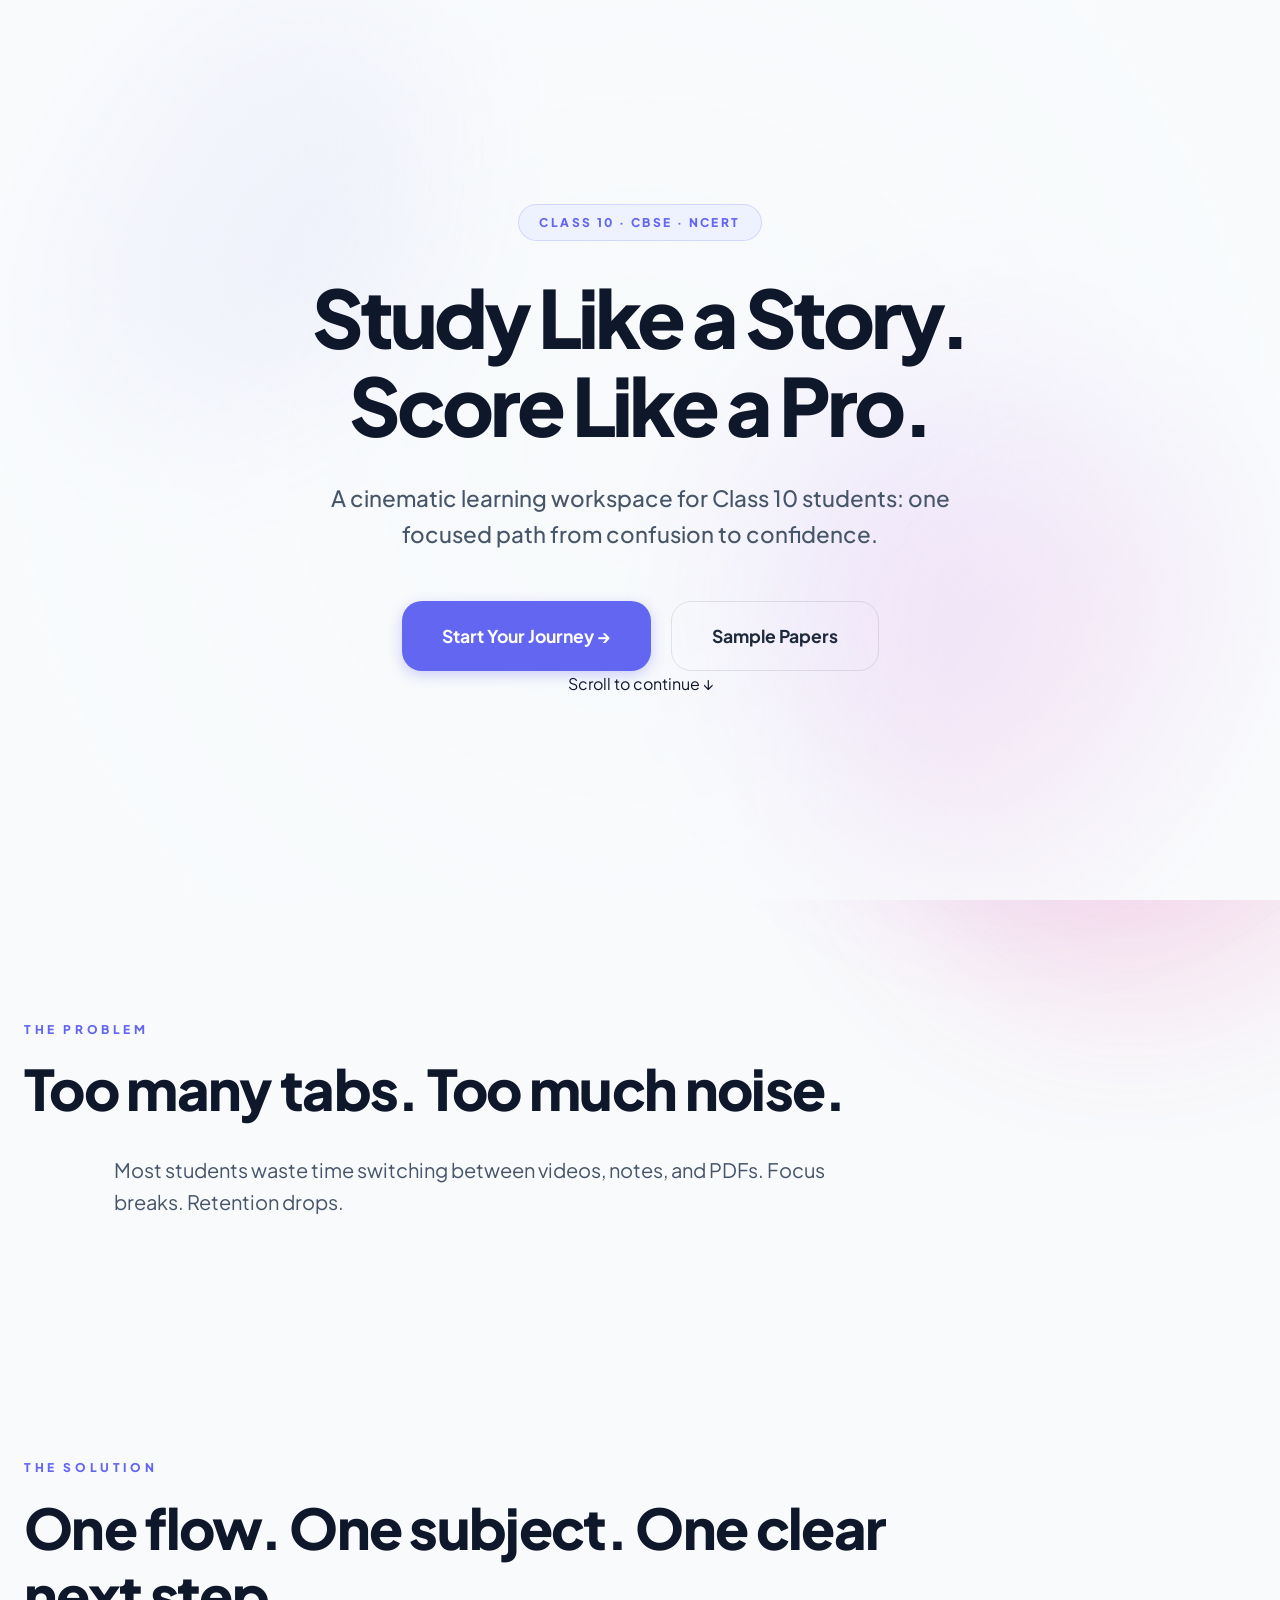
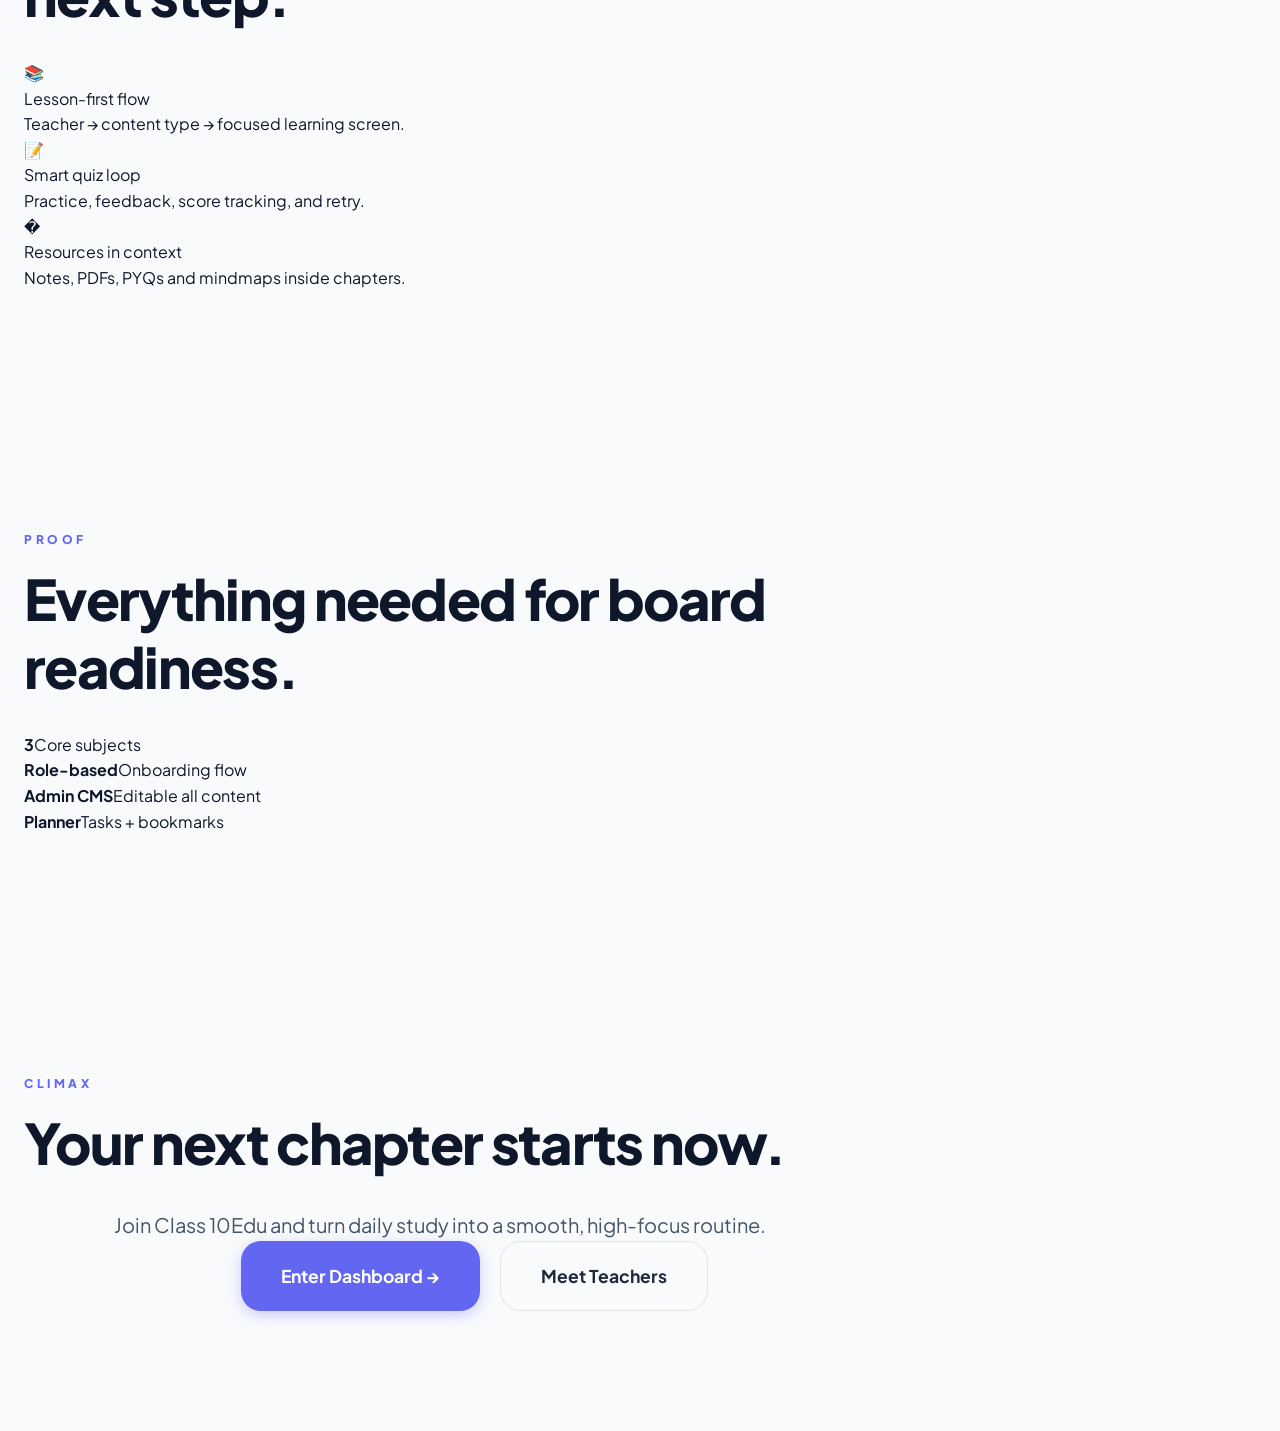
<file: app/src/main/assets/public/index.html>
<!DOCTYPE html>
<html lang="en-GB" data-mode="light">
<head>
<meta charset="UTF-8">
<meta name="viewport" content="width=device-width,initial-scale=1,viewport-fit=cover">
<meta name="description" content="Class 10Edu — Premium Class 10 CBSE/NCERT learning app. Videos, notes, quizzes, sample papers, bookmarks and study planner.">
<title>Class 10Edu — Class 10 Learning</title>
<link rel="stylesheet" href="css/style.css">
</head>
<body>
<main class="cinema-page">
  <section class="hero-page cinema-hero">
    <div class="blob blob-1 parallax-layer" data-depth="0.12"></div>
    <div class="blob blob-2 parallax-layer" data-depth="0.18"></div>
    <div class="blob blob-3 parallax-layer" data-depth="0.24"></div>
    <div class="hero-vignette"></div>

    <div class="cinema-shell">
      <div class="hero-badge au">Class 10 · CBSE · NCERT</div>
      <h1 class="hero-title au-1">
        Study Like a Story.<br>
        <span class="grad">Score Like a Pro.</span>
      </h1>
      <p class="hero-sub au-2">
        A cinematic learning workspace for Class 10 students: one focused path from confusion to confidence.
      </p>
      <div class="hero-btns au-3">
        <a href="dashboard.html" class="btn btn-b btn-lg" id="heroStart">Start Your Journey →</a>
        <a href="sample-papers.html" class="btn btn-gh btn-lg">Sample Papers</a>
              </div>
      <div class="hero-scroll-cue">Scroll to continue ↓</div>
    </div>
  </section>

  <section class="cinema-section reveal">
    <div class="cinema-shell">
      <p class="scene-kicker">The Problem</p>
      <h2 class="scene-title">Too many tabs. Too much noise.</h2>
      <p class="scene-copy">Most students waste time switching between videos, notes, and PDFs. Focus breaks. Retention drops.</p>
    </div>
  </section>

  <section class="cinema-section reveal">
    <div class="cinema-shell">
      <p class="scene-kicker">The Solution</p>
      <h2 class="scene-title">One flow. One subject. One clear next step.</h2>
      <div class="cinema-grid">
        <div class="feat-card zoom-card"><div class="feat-ico">📚</div><div class="feat-title">Lesson-first flow</div><div class="feat-desc">Teacher → content type → focused learning screen.</div></div>
        <div class="feat-card zoom-card"><div class="feat-ico">📝</div><div class="feat-title">Smart quiz loop</div><div class="feat-desc">Practice, feedback, score tracking, and retry.</div></div>
        <div class="feat-card zoom-card"><div class="feat-ico">�</div><div class="feat-title">Resources in context</div><div class="feat-desc">Notes, PDFs, PYQs and mindmaps inside chapters.</div></div>
      </div>
    </div>
  </section>

  <section class="cinema-section reveal">
    <div class="cinema-shell">
      <p class="scene-kicker">Proof</p>
      <h2 class="scene-title">Everything needed for board readiness.</h2>
      <div class="cinema-proof">
        <div class="proof-item"><strong>3</strong><span>Core subjects</span></div>
        <div class="proof-item"><strong>Role-based</strong><span>Onboarding flow</span></div>
        <div class="proof-item"><strong>Admin CMS</strong><span>Editable all content</span></div>
        <div class="proof-item"><strong>Planner</strong><span>Tasks + bookmarks</span></div>
      </div>
    </div>
  </section>

  <section class="cinema-section cinema-climax reveal">
    <div class="cinema-shell">
      <p class="scene-kicker">Climax</p>
      <h2 class="scene-title">Your next chapter starts now.</h2>
      <p class="scene-copy">Join Class 10Edu and turn daily study into a smooth, high-focus routine.</p>
      <div class="hero-btns">
        <a href="dashboard.html" class="btn btn-b btn-lg" id="heroStartBottom">Enter Dashboard →</a>
        <a href="teachers.html" class="btn btn-gh btn-lg">Meet Teachers</a>
      </div>
    </div>
  </section>
</main>

<script src="js/app.js"></script>
<script src="js/security.js"></script>
<script src="js/theme_todo.js"></script>
<script>
App.applyMode();

// Show onboarding if first visit, else go straight to dashboard on CTA click
function withOnboarding(e){
  if (!App.hasProfile()) {
    e.preventDefault();
    App.showOnboarding(() => { location.href = 'dashboard.html'; });
  }
}
document.getElementById('heroStart').addEventListener('click', withOnboarding);
document.getElementById('heroStartBottom').addEventListener('click', withOnboarding);

// Dark/light toggle on hero — optional shortcut
document.addEventListener('keydown', e => {
  if (e.key === 'd' && e.altKey) App.toggleMode();
});

// Progressive reveal pacing
const io = new IntersectionObserver((entries)=>{
  entries.forEach(entry=>{
    if(entry.isIntersecting) entry.target.classList.add('in');
  });
},{threshold:.18});
document.querySelectorAll('.reveal').forEach(el=>io.observe(el));

// Lightweight parallax (no heavy libs)
const parallax = document.querySelectorAll('.parallax-layer');
let ticking = false;
window.addEventListener('scroll', ()=>{
  if(ticking) return;
  ticking = true;
  requestAnimationFrame(()=>{
    const y = window.scrollY || 0;
    parallax.forEach(el=>{
      const depth = parseFloat(el.dataset.depth || '0.12');
      el.style.transform = `translate3d(0, ${Math.round(y*depth)}px, 0) scale(1.02)`;
    });
    ticking = false;
  });
},{passive:true});

</script>
</body>
</html>
</file>
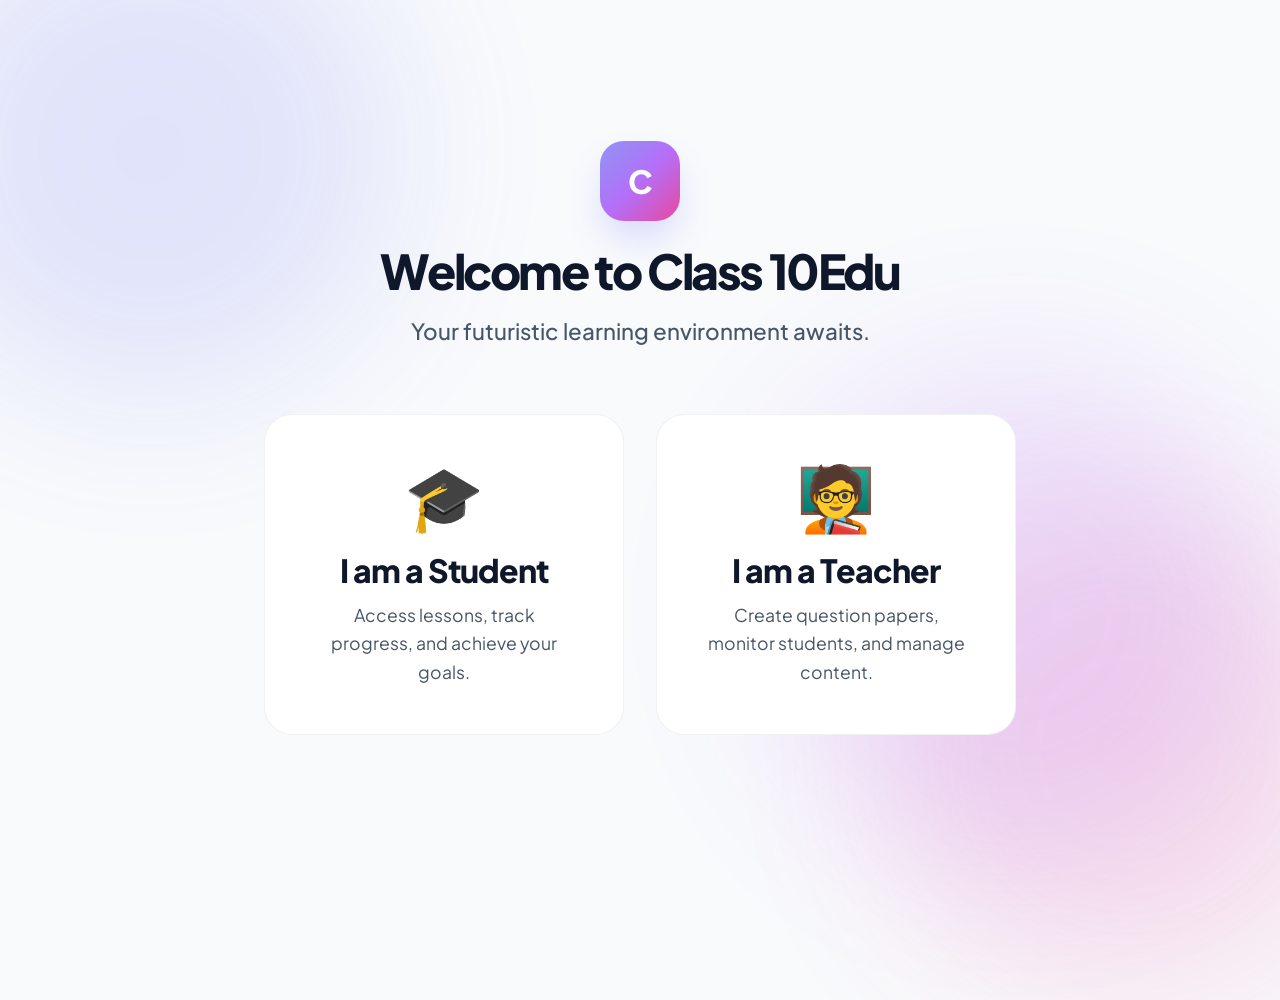
<file: app/src/main/assets/public/admin.html>
<!DOCTYPE html>
<html lang="en">
<head>
<meta charset="UTF-8"><meta name="viewport" content="width=device-width,initial-scale=1">
<title>Teacher Admin — Class 10Edu</title>
<link rel="stylesheet" href="css/style.css">
<style>
/* Admin Layout */
.admin-grid { display: grid; grid-template-columns: 260px 1fr; gap: 28px; align-items: flex-start; }
@media (max-width: 1024px) { .admin-grid { grid-template-columns: 1fr; } }

/* Admin Navigation */
.admin-nav {
  background: var(--surface);
  border: 1px solid var(--border);
  border-radius: var(--r-xl);
  padding: 16px;
  position: sticky;
  top: calc(var(--nav-h) + 24px);
  max-height: calc(100vh - var(--nav-h) - 48px);
  overflow-y: auto;
}

.al-link {
  display: flex;
  align-items: center;
  gap: 12px;
  padding: 12px 16px;
  border-radius: var(--r);
  cursor: pointer;
  transition: all 0.2s var(--spring);
  margin-bottom: 4px;
  font-weight: 500;
  color: var(--ink-3);
}

.al-link:hover {
  background: var(--bg-2);
  color: var(--ink);
}

.al-link.on {
  background: var(--accent-bg);
  color: var(--accent);
  font-weight: 600;
}

.al-icon { font-size: 1.2rem; }
.al-label { font-size: 0.9rem; }

/* Stats Grid */
.stats-grid {
  display: grid;
  grid-template-columns: repeat(auto-fit, minmax(140px, 1fr));
  gap: 16px;
  margin-bottom: 32px;
}

.stat-card {
  background: var(--surface);
  border: 1px solid var(--border);
  border-radius: var(--r-lg);
  padding: 20px;
  display: flex;
  align-items: center;
  gap: 16px;
  transition: all 0.2s var(--spring);
}

.stat-card:hover {
  transform: translateY(-2px);
  box-shadow: var(--shadow);
  border-color: var(--accent);
}

.stat-icon {
  width: 48px;
  height: 48px;
  border-radius: var(--r);
  background: var(--accent-bg);
  display: flex;
  align-items: center;
  justify-content: center;
  font-size: 1.5rem;
}

.stat-value {
  font-size: 1.5rem;
  font-weight: 800;
  color: var(--ink);
  line-height: 1;
}
.stat-label {
  font-size: 0.8rem;
  color: var(--ink-4);
  margin-top: 4px;
}

/* Quick Actions */
.quick-actions { margin-bottom: 32px; }
.quick-grid {
  display: grid;
  grid-template-columns: repeat(auto-fit, minmax(160px, 1fr));
  gap: 12px;
}

.quick-card {
  background: var(--surface);
  border: 1px solid var(--border);
  border-radius: var(--r-lg);
  padding: 20px;
  text-align: center;
  cursor: pointer;
  transition: all 0.2s var(--spring);
  border: none;
  font-family: inherit;
}

.quick-card:hover {
  transform: translateY(-4px);
  box-shadow: var(--shadow-lg);
  background: var(--accent-bg);
}

/* Content Type Grid */
.content-type-grid {
  display: grid;
  grid-template-columns: repeat(auto-fit, minmax(200px, 1fr));
  gap: 16px;
  margin-bottom: 32px;
}

.content-type-card {
  background: var(--surface);
  border: 2px solid var(--border);
  border-radius: var(--r-lg);
  padding: 24px;
  text-align: center;
  cursor: pointer;
  transition: all 0.2s var(--spring);
}

.content-type-card:hover {
  transform: translateY(-4px);
  border-color: var(--accent);
  box-shadow: var(--shadow-accent);
}

/* Forms */
.form-card {
  background: var(--surface);
  border: 1px solid var(--border);
  border-radius: var(--r-lg);
  padding: 28px;
  animation: fadeInUp 0.3s var(--spring);
}

.form-grid {
  display: grid;
  grid-template-columns: repeat(2, 1fr);
  gap: 20px;
  margin-bottom: 24px;
}

.form-group { display: flex; flex-direction: column; }
.form-group.full-width { grid-column: 1 / -1; }

.form-actions {
  display: flex;
  gap: 12px;
  flex-wrap: wrap;
}

/* Content Tables */
.content-table-wrapper {
  background: var(--surface);
  border: 1px solid var(--border);
  border-radius: var(--r-lg);
  overflow: hidden;
}

.content-table {
  width: 100%;
  border-collapse: collapse;
}

.content-table th {
  text-align: left;
  padding: 14px 16px;
  background: var(--bg-2);
  font-size: 0.7rem;
  font-weight: 700;
  text-transform: uppercase;
  letter-spacing: 0.05em;
  color: var(--ink-4);
}

.content-table td {
  padding: 14px 16px;
  border-bottom: 1px solid var(--border);
  font-size: 0.9rem;
}

.item-info {
  display: flex;
  align-items: center;
  gap: 10px;
}

.action-btns {
  display: flex;
  gap: 8px;
}

.btn-icon {
  width: 32px;
  height: 32px;
  border-radius: var(--r);
  border: none;
  background: var(--bg-2);
  cursor: pointer;
  font-size: 0.9rem;
  transition: all 0.2s;
}

.btn-icon:hover {
  background: var(--accent-bg);
  transform: scale(1.1);
}

/* Empty State */
.empty-state {
  padding: 48px;
  text-align: center;
  color: var(--ink-4);
}

/* Notes Grid */
.notes-grid {
  display: grid;
  grid-template-columns: repeat(auto-fill, minmax(300px, 1fr));
  gap: 16px;
}

.note-card {
  background: var(--surface);
  border: 1px solid var(--border);
  border-radius: var(--r-lg);
  padding: 20px;
  transition: all 0.2s;
}

.note-card:hover {
  box-shadow: var(--shadow);
  transform: translateY(-2px);
}

/* Quiz Stats */
.quiz-stats {
  display: flex;
  gap: 12px;
  margin-bottom: 24px;
  flex-wrap: wrap;
}

.stat-pill {
  padding: 6px 14px;
  border-radius: 20px;
  font-size: 0.8rem;
  font-weight: 600;
  background: var(--bg-2);
}

.stat-pill.easy { background: #DCFCE7; color: #166534; }
.stat-pill.medium { background: #FEF3C7; color: #92400E; }
.stat-pill.hard { background: #FEE2E2; color: #991B1B; }

.quiz-item {
  background: var(--surface);
  border: 1px solid var(--border);
  border-radius: var(--r-lg);
  padding: 20px;
  display: flex;
  justify-content: space-between;
  align-items: flex-start;
  gap: 16px;
}

.difficulty-badge {
  display: inline-block;
  padding: 4px 10px;
  border-radius: 12px;
  font-size: 0.7rem;
  font-weight: 700;
  text-transform: uppercase;
  margin-bottom: 8px;
}

.difficulty-badge.easy { background: #DCFCE7; color: #166534; }
.difficulty-badge.medium { background: #FEF3C7; color: #92400E; }
.difficulty-badge.hard { background: #FEE2E2; color: #991B1B; }

/* PYQ Timeline */
.pyq-timeline {
  display: flex;
  flex-direction: column;
  gap: 16px;
}

.pyq-item {
  display: flex;
  gap: 20px;
  background: var(--surface);
  border: 1px solid var(--border);
  border-radius: var(--r-lg);
  padding: 20px;
}

.pyq-year {
  font-size: 1.25rem;
  font-weight: 800;
  color: var(--accent);
  min-width: 60px;
}

/* Papers List */
.papers-list {
  display: flex;
  flex-direction: column;
  gap: 12px;
}

.paper-card {
  background: var(--surface);
  border: 1px solid var(--border);
  border-radius: var(--r-lg);
  padding: 20px;
  display: flex;
  align-items: center;
  gap: 16px;
}

.paper-icon { font-size: 2rem; }

.paper-info { flex: 1; }

.paper-meta {
  display: flex;
  gap: 12px;
  font-size: 0.8rem;
  color: var(--ink-4);
}

.paper-type {
  background: var(--accent-bg);
  color: var(--accent);
  padding: 2px 8px;
  border-radius: 12px;
  font-weight: 600;
}

/* Teachers Grid */
.teachers-grid-admin {
  display: grid;
  grid-template-columns: repeat(auto-fill, minmax(280px, 1fr));
  gap: 16px;
}

.teacher-card-admin {
  background: var(--surface);
  border: 1px solid var(--border);
  border-left: 4px solid;
  border-radius: var(--r-lg);
  padding: 20px;
  display: flex;
  align-items: center;
  gap: 16px;
}

.teacher-avatar-admin {
  width: 48px;
  height: 48px;
  border-radius: 50%;
  display: flex;
  align-items: center;
  justify-content: center;
  color: white;
  font-weight: 700;
  font-size: 1.1rem;
}

/* Settings */
.settings-grid {
  display: grid;
  gap: 20px;
}

.setting-card {
  background: var(--surface);
  border: 1px solid var(--border);
  border-radius: var(--r-lg);
  padding: 24px;
}

.setting-actions {
  display: flex;
  gap: 12px;
  flex-wrap: wrap;
}

/* Mobile Optimizations */
@media (max-width: 768px) {
  .admin-grid { 
    grid-template-columns: 1fr; 
    gap: 20px;
  }
  
  .admin-nav {
    position: fixed;
    top: 56px;
    left: -280px;
    width: 280px;
    height: calc(100vh - 56px);
    z-index: 900;
    transition: left 0.3s var(--spring);
    border-radius: 0;
    border-left: none;
    border-top: none;
    border-bottom: none;
  }
  
  .admin-nav.open {
    left: 0;
    box-shadow: 2px 0 8px rgba(0, 0, 0, 0.1);
  }
  
  .admin-content {
    margin-left: 0;
  }
  
  /* Admin Header */
  .admin-header {
    flex-direction: column;
    align-items: flex-start;
    gap: 12px;
    margin-bottom: 20px;
  }
  
  .admin-header h1 {
    font-size: 1.25rem;
  }
  
  .admin-header .subtitle {
    font-size: 0.85rem;
  }
  
  /* Mobile Menu Toggle */
  .admin-menu-toggle {
    display: flex;
    width: 40px;
    height: 40px;
    align-items: center;
    justify-content: center;
    background: var(--surface);
    border: 1px solid var(--border);
    border-radius: var(--r);
    cursor: pointer;
    margin-bottom: 16px;
  }
  
  .admin-menu-toggle:active {
    transform: scale(0.95);
  }
  
  /* Stats Grid */
  .stats-grid { 
    grid-template-columns: repeat(2, 1fr); 
    gap: 12px;
    margin-bottom: 24px;
  }
  
  .stat-card { 
    padding: 16px; 
  }
  
  .stat-icon { 
    width: 36px; 
    height: 36px; 
    font-size: 1.1rem;
  }
  
  .stat-value { 
    font-size: 1.1rem; 
  }
  
  .stat-label {
    font-size: 0.75rem;
  }
  
  /* Quick Actions */
  .quick-grid { 
    grid-template-columns: repeat(2, 1fr); 
    gap: 10px;
    margin-bottom: 24px;
  }
  
  .quick-card { 
    padding: 16px; 
  }
  
  .quick-icon { 
    font-size: 1.3rem; 
  }
  
  .quick-label {
    font-size: 0.8rem;
  }
  
  /* Content Type Grid */
  .content-type-grid { 
    grid-template-columns: 1fr; 
    gap: 12px;
    margin-bottom: 24px;
  }
  
  .content-type-card { 
    padding: 20px; 
  }
  
  .type-icon { 
    font-size: 2rem; 
  }
  
  .content-type-card h3 { 
    font-size: 0.95rem; 
  }
  
  .content-type-card p { 
    font-size: 0.75rem; 
  }
  
  /* Forms */
  .form-card { 
    padding: 20px; 
    margin-bottom: 16px;
  }
  
  .form-card h3 {
    font-size: 1rem;
    margin-bottom: 20px;
  }
  
  .form-grid { 
    grid-template-columns: 1fr; 
    gap: 16px;
  }
  
  .form-group label {
    font-size: 0.75rem;
  }
  
  .form-group .fc {
    padding: 12px;
    font-size: 16px; /* Prevents zoom on iOS */
    min-height: 44px;
  }
  
  .form-help {
    font-size: 0.7rem;
  }
  
  .form-actions {
    flex-direction: column;
    gap: 8px;
  }
  
  .form-actions .btn {
    width: 100%;
    justify-content: center;
  }
  
  /* Content Tables */
  .content-table-wrapper {
    overflow-x: auto;
    -webkit-overflow-scrolling: touch;
  }
  
  .content-table {
    min-width: 600px;
    font-size: 0.8rem;
  }
  
  .content-table th,
  .content-table td {
    padding: 8px 6px;
  }
  
  .item-info {
    flex-direction: column;
    align-items: flex-start;
    gap: 4px;
    min-width: 120px;
  }
  
  .action-btns {
    flex-direction: column;
    gap: 4px;
  }
  
  .btn-icon {
    width: 32px;
    height: 32px;
    font-size: 0.85rem;
  }
  
  /* Notes Grid */
  .notes-grid {
    grid-template-columns: 1fr;
    gap: 12px;
  }
  
  .note-card {
    padding: 16px;
  }
  
  .note-header {
    font-size: 0.7rem;
  }
  
  .note-card h4 {
    font-size: 0.95rem;
  }
  
  .note-preview {
    font-size: 0.8rem;
  }
  
  /* Quiz Items */
  .quiz-item {
    flex-direction: column;
    gap: 12px;
    padding: 16px;
  }
  
  .quiz-stats {
    flex-wrap: wrap;
    gap: 6px;
    margin-bottom: 16px;
  }
  
  .stat-pill {
    padding: 4px 10px;
    font-size: 0.7rem;
  }
  
  .difficulty-badge {
    font-size: 0.65rem;
    padding: 3px 8px;
  }
  
  .quiz-question {
    font-size: 0.9rem;
  }
  
  .quiz-meta {
    font-size: 0.75rem;
  }
  
  /* PYQ Timeline */
  .pyq-timeline {
    gap: 12px;
  }
  
  .pyq-item {
    flex-direction: column;
    gap: 12px;
    padding: 16px;
  }
  
  .pyq-year {
    font-size: 1rem;
    min-width: auto;
  }
  
  .pyq-subject {
    font-size: 0.75rem;
  }
  
  .pyq-question {
    font-size: 0.85rem;
  }
  
  /* Papers List */
  .papers-list {
    gap: 10px;
  }
  
  .paper-card {
    flex-direction: column;
    text-align: center;
    gap: 12px;
    padding: 16px;
  }
  
  .paper-icon {
    font-size: 1.5rem;
  }
  
  .paper-info h4 {
    font-size: 0.95rem;
  }
  
  .paper-meta {
    flex-direction: column;
    gap: 4px;
    font-size: 0.75rem;
  }
  
  .paper-type {
    font-size: 0.7rem;
  }
  
  .paper-actions {
    flex-direction: row;
    gap: 8px;
  }
  
  /* Teachers Grid */
  .teachers-grid-admin {
    grid-template-columns: 1fr;
    gap: 12px;
  }
  
  .teacher-card-admin {
    padding: 16px;
  }
  
  .teacher-avatar-admin {
    width: 44px;
    height: 44px;
    font-size: 1rem;
  }
  
  .teacher-info-admin h4 {
    font-size: 0.95rem;
  }
  
  .teacher-info-admin p {
    font-size: 0.75rem;
  }
  
  /* Settings */
  .settings-grid {
    gap: 16px;
  }
  
  .setting-card {
    padding: 20px;
  }
  
  .setting-card h3 {
    font-size: 0.95rem;
  }
  
  .setting-actions {
    flex-direction: column;
    gap: 8px;
  }
  
  .setting-actions .btn {
    width: 100%;
    justify-content: center;
  }
  
  /* Filter Bar */
  .filter-bar {
    flex-direction: column;
    gap: 8px;
    margin-bottom: 16px;
  }
  
  .search-input,
  .filter-select {
    min-width: 100%;
  }
  
  /* Admin Navigation Links */
  .al-link {
    padding: 14px 12px;
    font-size: 0.85rem;
    min-height: 48px;
  }
  
  .al-icon {
    font-size: 1rem;
  }
  
  /* Empty State */
  .empty-state {
    padding: 32px 16px;
    font-size: 0.9rem;
  }
  
  /* Buttons */
  .btn {
    padding: 12px 16px;
    font-size: 0.9rem;
    min-height: 44px;
  }
  
  .btn-sm {
    padding: 10px 14px;
    font-size: 0.85rem;
    min-height: 36px;
  }
  
  /* Page Header */
  .page-head {
    padding-bottom: 12px !important;
  }
  
  .page-head .subtitle {
    font-size: 0.85rem;
  }
}

/* Small Mobile (320px - 480px) */
@media (max-width: 480px) {
  .admin-nav {
    width: 260px;
    left: -260px;
  }
  
  .stats-grid { 
    grid-template-columns: 1fr; 
    gap: 10px;
  }
  
  .quick-grid { 
    grid-template-columns: 1fr; 
  }
  
  .quick-card { 
    padding: 16px; 
  }
  
  .form-card { 
    padding: 16px; 
  }
  
  .content-type-card { 
    padding: 16px; 
  }
  
  .type-icon { 
    font-size: 1.8rem; 
  }
  
  .content-type-card h3 { 
    font-size: 0.9rem; 
  }
  
  .content-type-card p { 
    font-size: 0.7rem; 
  }
  
  .btn {
    padding: 14px 16px;
    font-size: 0.85rem;
  }
  
  .stat-card {
    padding: 14px;
  }
  
  .stat-icon {
    width: 32px;
    height: 32px;
    font-size: 1rem;
  }
  
  .stat-value {
    font-size: 1rem;
  }
  
  .quick-icon {
    font-size: 1.2rem;
  }
  
  .quick-label {
    font-size: 0.75rem;
  }
}

/* Mobile Menu Toggle Button - Hidden by default, shown on mobile */
.admin-menu-toggle {
  display: none;
}

@media (max-width: 768px) {
  .admin-menu-toggle {
    display: flex;
    width: 40px;
    height: 40px;
    align-items: center;
    justify-content: center;
    background: var(--surface);
    border: 1px solid var(--border);
    border-radius: var(--r);
    cursor: pointer;
    margin-bottom: 16px;
    font-size: 1.2rem;
  }
  
  .admin-menu-toggle:active {
    transform: scale(0.95);
  }
}

/* Touch Optimizations for Admin */
@media (hover: none) and (pointer: coarse) {
  .stat-card:active,
  .quick-card:active,
  .content-type-card:active,
  .al-link:active,
  .btn-icon:active {
    transform: scale(0.98);
    transition: transform 0.1s;
  }
}

/* Landscape Mobile Admin */
@media (max-width: 768px) and (orientation: landscape) {
  .stats-grid {
    grid-template-columns: repeat(4, 1fr);
  }
  
  .quick-grid {
    grid-template-columns: repeat(4, 1fr);
  }
  
  .content-type-grid {
    grid-template-columns: repeat(2, 1fr);
  }
  
  .admin-nav {
    height: calc(100vh - 48px);
  }
}
</style>
</head>
<body class="admin-page">
<div id="nb"></div>

<!-- LOGIN WALL -->
<div class="login-wall" id="loginWall">
  <div class="premium-card" style="width:100%; max-width:420px; padding:48px; text-align:center; position:relative; overflow:hidden">
    <div class="nav-gem" style="margin:0 auto 24px; width:72px; height:72px; font-size:32px; background:var(--grad-primary)">C</div>
    <h1 style="font-size:1.75rem; margin-bottom:8px">Teacher Admin Portal</h1>
    <p style="color:var(--ink-4); font-size:0.95rem; margin-bottom:32px">Manage lessons, videos, notes, and question papers</p>
    <div class="fg" style="text-align:left">
      <label>Access Key</label>
      <input type="password" class="fc" id="adminPass" placeholder="Enter access key" onkeydown="if(event.key==='Enter')Admin.tryLogin()">
    </div>
    <div id="loginErr" style="color:#EF4444; font-size:0.85rem; margin-bottom:16px; font-weight:600"></div>
    <button class="btn btn-primary" style="width:100%" onclick="Admin.tryLogin()">🔐 Access Dashboard</button>
    <div id="lockTimer" style="margin-top:16px; font-size:0.8rem; color:var(--ink-4)"></div>
  </div>
</div>

<!-- ADMIN BODY -->
<div class="page-layout" id="adminBody" style="display:none">
  <div id="sb"></div>
  <main class="main-area">

    <div class="page-head au" style="padding-bottom: 16px;">
      <div style="display:flex; align-items:center; justify-content:space-between; flex-wrap:wrap; gap:16px">
        <div>
          <h1 style="margin:0; font-size:1.5rem;">📚 Teacher Dashboard</h1>
          <p class="subtitle" style="margin-top:4px; font-size:0.9rem;">Manage all educational content easily</p>
        </div>
        <div style="display:flex; gap:10px">
          <button class="btn btn-secondary btn-sm" onclick="Admin.exportData()">📥 Export</button>
          <button class="btn btn-secondary btn-sm" onclick="Admin.logout()">🚪 Logout</button>
        </div>
      </div>
    </div>

    <div class="admin-grid au-2">
      <!-- Mobile Menu Toggle -->
      <button class="admin-menu-toggle" onclick="Admin.toggleMobileNav()">☰</button>
      
      <!-- Sidebar Nav -->
      <nav class="admin-nav" id="adminNav">
        <div id="adminNavLinks"></div>
      </nav>

      <!-- Main Panels -->
      <div class="admin-content" id="adminPanels">
        <!-- Panels will be dynamically generated here -->
      </div>
    </div>
  </main>
</div>

<script src="js/app.js"></script>
<script src="js/security.js"></script>
<script src="js/theme_todo.js"></script>
<script src="js/admin.js"></script>
<script>
document.addEventListener('DOMContentLoaded', () => {
  App.initPage('admin');
  Admin.init();
});
</script>
</body>
</html>
</file>
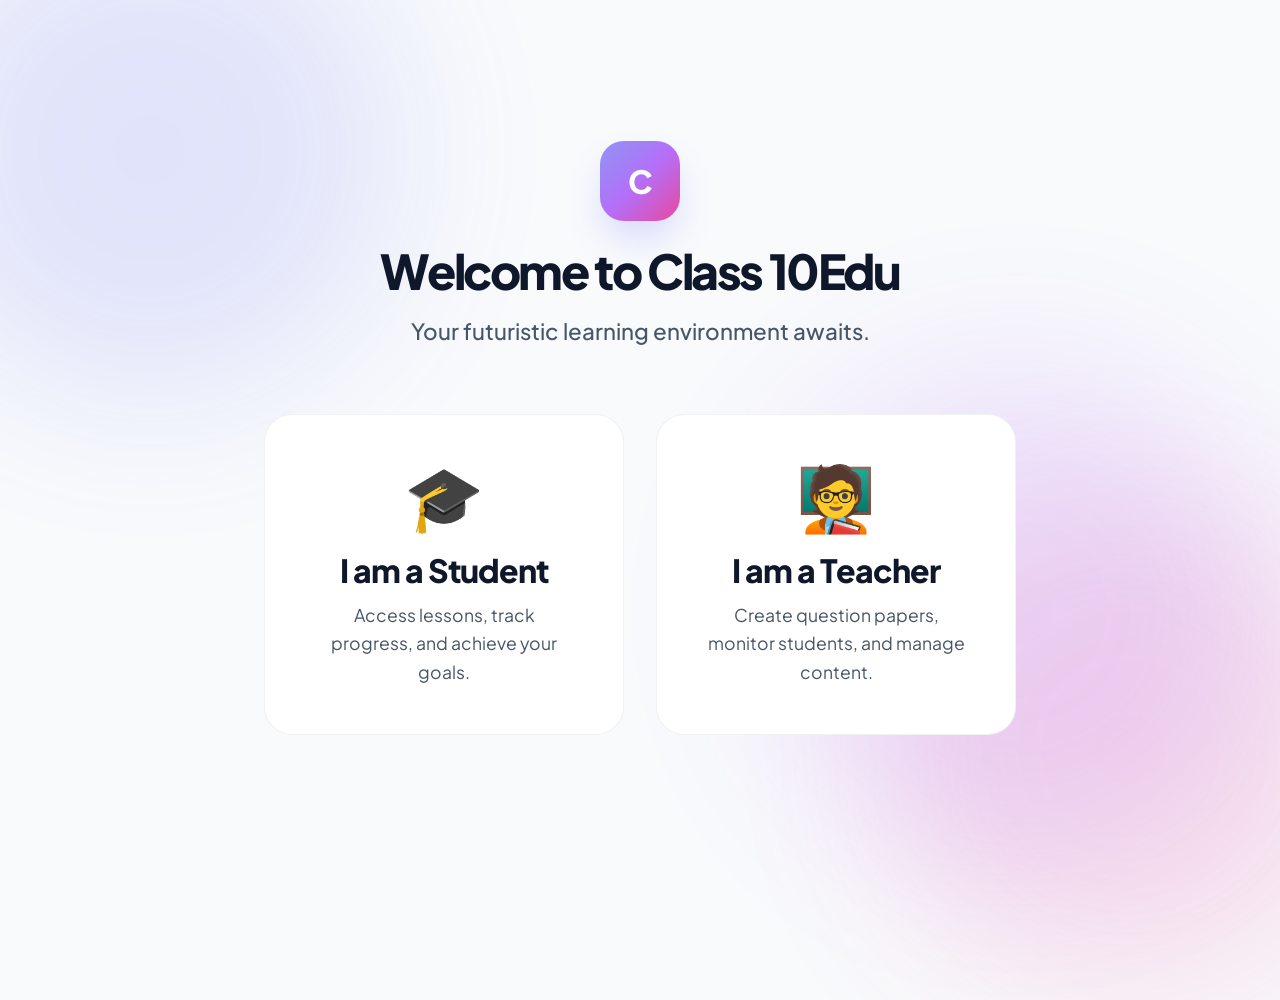
<file: app/src/main/assets/public/bookmarks.html>
<!DOCTYPE html>
<html lang="en">
<head>
<meta charset="UTF-8"><meta name="viewport" content="width=device-width,initial-scale=1">
<title>Bookmarks — Class 10Edu</title>
<link rel="stylesheet" href="css/style.css">
</head>
<body>
<div id="nb"></div>
<div class="page-layout">
  <div id="sb"></div>
  <main class="main-area" id="mainArea">
    <div style="display:flex;align-items:center;justify-content:center;height:200px"><div class="spinner"></div></div>
  </main>
</div>
<div id="bn"></div>
<div class="page-watermark"></div>
<script src="js/app.js"></script>
<script src="js/security.js"></script>
<script src="js/theme_todo.js"></script>

<script>
document.addEventListener('DOMContentLoaded', async () => {
  App.initPage('bookmarks');
  const data = await App.loadData();
  const bm   = App.getBookmarks();   // ["sid::cid", …]
  const p    = App.getProgress();

  // Resolve bookmarks to full chapter objects
  const items = [];
  bm.forEach(key => {
    const [sid, cid] = key.split('::');
    const subj = App.getSubject(sid);
    const ch   = App.getChapter(sid, cid);
    if (subj && ch) items.push({ subj, ch, sid, cid });
  });

  document.getElementById('mainArea').innerHTML = `
    <div class="page-head au">
      <div class="breadcrumb"><a href="dashboard.html">Dashboard</a> <span class="sep">/</span> <span>Bookmarks</span></div>
      <div style="display:flex; align-items:center; justify-content:space-between; flex-wrap:wrap; gap:20px; margin-top:24px">
        <h1 style="margin:0">Saved Chapters</h1>
        ${items.length ? `<div class="streak-badge au-1">${items.length} Saved</div>` : ''}
      </div>
    </div>

    ${!items.length ? `
    <div class="premium-card au-1" style="padding:80px 24px; text-align:center">
      <div style="font-size:64px; margin-bottom:24px">🔖</div>
      <h2 style="margin-bottom:12px">Your Library is Empty</h2>
      <p style="color:var(--ink-3); margin-bottom:32px">Save chapters to access them quickly from here.</p>
      <a href="dashboard.html" class="btn btn-primary">Browse Subjects →</a>
    </div>` : `
    <div class="subjects-grid">
      ${items.map(({subj,ch,sid,cid}, i) => {
        const done = (p[sid]?.done||[]).includes(cid);
        return `<div class="premium-card au" style="padding:32px; animation-delay:${i*100}ms">
          <div style="display:flex; align-items:center; justify-content:space-between; margin-bottom:24px">
            <div class="sc-icon" style="background:${subj.bg||'var(--accent-bg)'}; color:${subj.color||'var(--accent)'}">${subj.icon}</div>
            <button onclick="removeBookmark('${sid}','${cid}',this)" class="btn btn-secondary btn-sm" style="color:#EF4444">Remove</button>
          </div>
          <div style="font-size:1.25rem; font-weight:800; margin-bottom:8px">${VidyaSec.sanitize(ch.title)}</div>
          <div style="font-size:0.85rem; color:var(--ink-4); margin-bottom:24px">${VidyaSec.sanitize(subj.name)}</div>
          <div style="display:flex; gap:12px; margin-bottom:24px">
            <span class="chip chip-b">▶ ${ch.lessons.length} Lessons</span>
            ${done ? '<span class="chip chip-tl">✅ Completed</span>' : ''}
          </div>
          <a href="chapter.html?subject=${sid}&chapter=${cid}" class="btn btn-primary" style="width:100%">
            ${done ? 'Review Chapter →' : 'Resume Learning →'}
          </a>
        </div>`;
      }).join('')}
    </div>`}
  `;
});

function removeBookmark(sid, cid, btn) {
  App.toggleBookmark(sid, cid);
  // Remove the card with animation
  const card = btn.closest('.gcard');
  if (card) {
    card.style.transition = 'opacity .3s, transform .3s';
    card.style.opacity = '0';
    card.style.transform = 'scale(0.9)';
    setTimeout(() => { card.remove(); App.toast('Bookmark removed'); }, 300);
  }
}
</script>
</body>
</html>
</file>
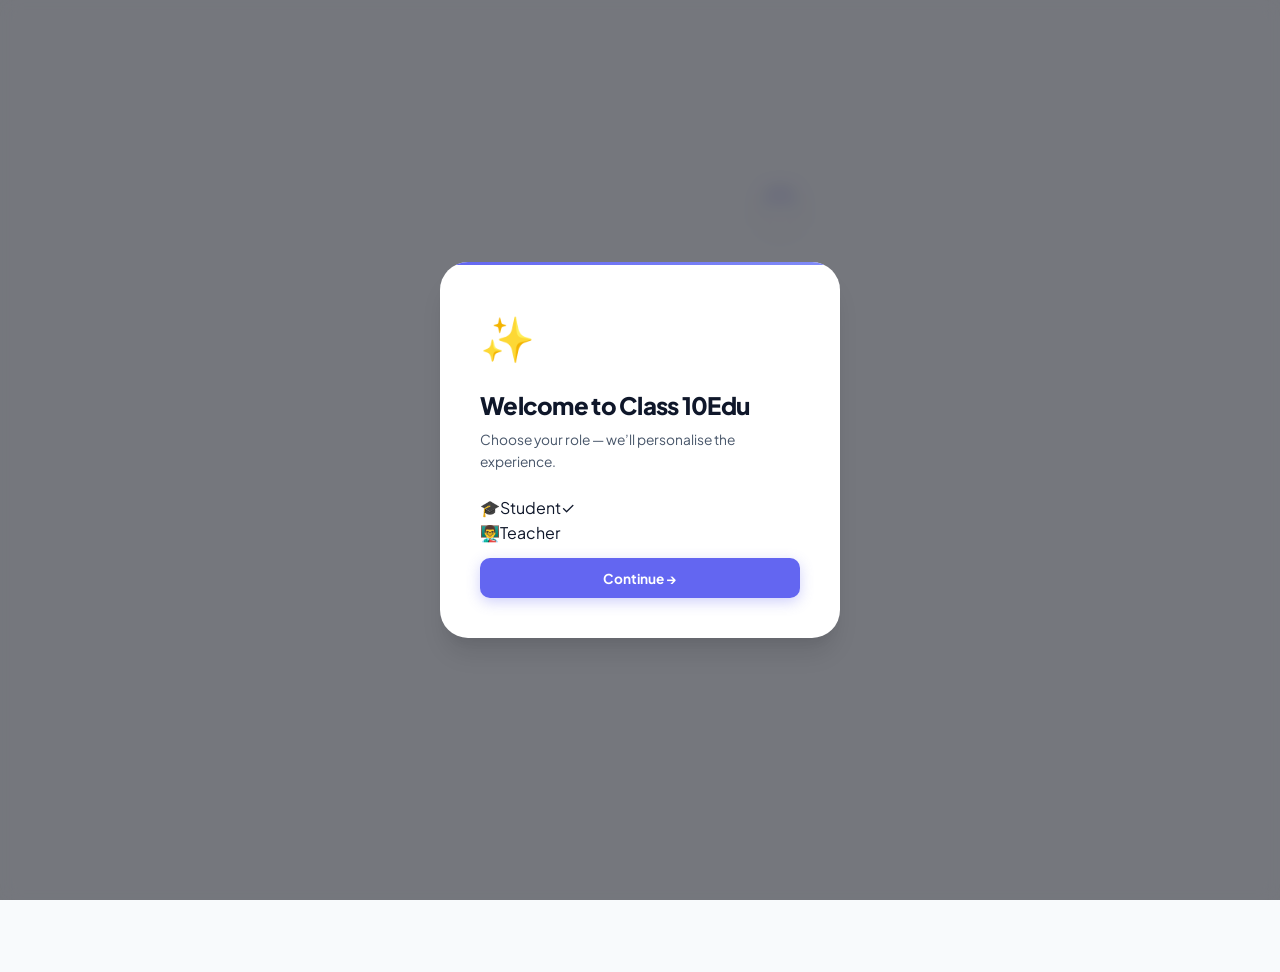
<file: app/src/main/assets/public/chapter.html>
<!DOCTYPE html>
<html lang="en">
<head>
<meta charset="UTF-8">
<meta name="viewport" content="width=device-width,initial-scale=1,viewport-fit=cover">
<title>Chapter — Class 10Edu</title>
<link rel="stylesheet" href="css/style.css">
<style>
/* Chapter-specific styles */
.recommend-grid { display:grid; grid-template-columns:1fr 1fr; gap:8px; }
.rec-card { background:var(--bg3); border:1px solid var(--bdr); border-radius:var(--r); padding:12px 14px; text-decoration:none; color:inherit; display:block; transition:all .15s; min-height:64px; }
.rec-card:hover, .rec-card:focus { border-color:var(--bdr2); background:rgba(var(--br),.07); }
.rec-title { font-size:.82rem; font-weight:700; color:var(--t1); margin-bottom:4px; line-height:1.3; }
.rec-sub   { font-size:.71rem; color:var(--t3); }
@media(max-width:480px) { .recommend-grid { grid-template-columns:1fr; } }

/* lesson rows need big tap area */
.lesson-row { cursor:pointer; }
.lesson-row:active { background:rgba(var(--br),.12); }

/* Video embed safe */
.vid-embed { position:relative; width:100%; padding-bottom:56.25%; background:#000; overflow:hidden; }
.vid-embed iframe { position:absolute; top:0; left:0; width:100%; height:100%; border:none; }

/* Sticky video on scroll for desktop */
@media(min-width:900px) {
  .vid-sticky { position:sticky; top:calc(var(--nav-h) + 8px); }
}

.active-teacher { border-color: var(--accent) !important; background: var(--accent-bg) !important; box-shadow: var(--shadow-accent) !important; transform: translateY(-4px) !important; }
.active-type { border-color: var(--accent) !important; background: var(--accent-bg) !important; box-shadow: var(--shadow-accent) !important; transform: scale(1.05) !important; }
</style>
</head>
<body>
<div id="nb"></div>
<div class="page-layout">
  <div id="sb"></div>
  <main class="main-area" id="mainArea">
    <div style="display:flex;align-items:center;justify-content:center;padding:80px 0">
      <div class="spinner"></div>
    </div>
  </main>
</div>
<div id="bn"></div>
<div class="page-watermark"></div>

<script src="js/app.js"></script>
<script src="js/security.js"></script>
<script src="js/theme_todo.js"></script>
<script src="js/toast.js"></script>
<script src="js/gamification.js"></script>
<script>
'use strict';

/* ═══════════ QUIZ ENGINE ═══════════ */
const Quiz = {
  qs: [], cur: 0, sel: null, answered: false, score: 0, sid: '', cid: '',

  start(qs, sid, cid) {
    if (!qs || qs.length === 0) { App.toast('No questions available', '⚠️'); return; }
    this.qs = qs; this.cur = 0; this.sel = null;
    this.answered = false; this.score = 0;
    this.sid = sid; this.cid = cid;
    this._render();
  },

  _render() {
    const el = document.getElementById('quizBody');
    if (!el) return;
    const q   = this.qs[this.cur];
    const pct = Math.round((this.cur / this.qs.length) * 100);
    const L   = ['A','B','C','D'];

    el.innerHTML =
      `<div class="qpbar"><div class="qpfill" id="qpf" style="width:${pct}%"></div></div>` +
      `<span class="q-label">Question ${this.cur + 1} of ${this.qs.length}` +
        (q.difficulty ? ` &nbsp;·&nbsp; ${q.difficulty}` : '') + `</span>` +
      `<div class="q-text">${VidyaSec.sanitize(q.q)}</div>` +
      `<div class="q-opts" id="qOpts">` +
        q.options.map((o, i) =>
          `<button class="q-opt" data-idx="${i}">` +
            `<div class="q-lbl">${L[i]}</div>` +
            VidyaSec.sanitize(o) +
          `</button>`
        ).join('') +
      `</div>` +
      `<div class="q-fb" id="qFb"></div>` +
      `<div class="q-acts">` +
        `<button class="btn btn-b" id="qSub">Submit Answer</button>` +
        `<button class="btn btn-gh" id="qNext" style="display:none">` +
          (this.cur < this.qs.length - 1 ? 'Next →' : 'See Results') +
        `</button>` +
      `</div>`;

    // Bind via event delegation — no inline onclick
    document.getElementById('qOpts').addEventListener('click', e => {
      const btn = e.target.closest('.q-opt');
      if (btn && !this.answered) this._pick(parseInt(btn.dataset.idx));
    });
    document.getElementById('qSub').addEventListener('click',  () => this._submit());
    document.getElementById('qNext').addEventListener('click', () => this._next());
  },

  _pick(i) {
    this.sel = i;
    document.querySelectorAll('.q-opt').forEach((b, j) => b.classList.toggle('sel', j === i));
  },

  _submit() {
    if (this.sel === null || this.answered) return;
    this.answered = true;
    const q = this.qs[this.cur];
    document.querySelectorAll('.q-opt').forEach((b, i) => {
      if (i === q.answer)  b.classList.add('ok');
      else if (i === this.sel) b.classList.add('ng');
    });
    const fb = document.getElementById('qFb');
    if (this.sel === q.answer) {
      this.score++;
      fb.className = 'q-fb ok show';
      fb.textContent = '✅ Correct!';
    } else {
      fb.className = 'q-fb ng show';
      fb.innerHTML = '❌ Incorrect. Correct: <strong>' +
        VidyaSec.sanitize(q.options[q.answer]) + '</strong>';
    }
    document.getElementById('qSub').style.display  = 'none';
    document.getElementById('qNext').style.display = 'inline-flex';
    const pf = document.getElementById('qpf');
    if (pf) pf.style.width = Math.round(((this.cur + 1) / this.qs.length) * 100) + '%';
  },

  _next() {
    if (this.cur >= this.qs.length - 1) { this._result(); return; }
    this.cur++; this.sel = null; this.answered = false;
    this._render();
  },

  _result() {
    const pct = Math.round(this.score / this.qs.length * 100);
    const [em, msg] = pct >= 80 ? ['⭐','Board Ready!']
                    : pct >= 60 ? ['👍','Good work!']
                    : pct >= 40 ? ['📚','Keep practising!']
                    : ['💪','Revise and retry!'];
    const el = document.getElementById('quizBody');
    if (!el) return;
    el.innerHTML =
      `<div class="quiz-result">` +
        `<span class="qr-em">${em}</span>` +
        `<div style="font-family:var(--fd);font-size:1.1rem;color:var(--bl);margin-bottom:8px">${msg}</div>` +
        `<div class="qr-score">${this.score}/${this.qs.length}</div>` +
        `<div class="qr-sub">${pct}% accuracy</div>` +
        `<div style="display:flex;gap:9px;justify-content:center;flex-wrap:wrap;margin-top:16px">` +
          `<button class="btn btn-gh" id="qRetry">↺ Retry</button>` +
          `<button class="btn btn-tl" id="qDone">✅ Mark Chapter Complete</button>` +
        `</div>` +
      `</div>`;
    document.getElementById('qRetry').addEventListener('click', () =>
      Quiz.start(Quiz.qs, Quiz.sid, Quiz.cid));
    document.getElementById('qDone').addEventListener('click', () =>
      ChPage.markDone());
    App.saveScore(this.sid, this.cid, this.score, this.qs.length);
  }
};

/* ═══════════ CHAPTER PAGE ═══════════ */
const ChPage = {
  sid: '', cid: '', subj: null, ch: null, li: 0,
  teacher: 'all',
  ctype: 'video',

  async init() {
    this.sid = App.getParam('subject') || '';
    this.cid = App.getParam('chapter') || '';

    if (!this.sid || !this.cid) { location.href = 'dashboard.html'; return; }

    let data;
    try { data = await App.loadData(); } catch(e) {
      document.getElementById('mainArea').innerHTML =
        '<div style="padding:40px;text-align:center;color:var(--t2)">⚠️ Could not load content. Please refresh.</div>';
      return;
    }

    this.subj = App.getSubject(this.sid);
    this.ch   = App.getChapter(this.sid, this.cid);

    if (!this.subj || !this.ch) { location.href = 'dashboard.html'; return; }
    if (!this.ch.lessons || this.ch.lessons.length === 0) {
      this.ch.lessons = [{ id:'l0', title: this.ch.title, videoId:'', duration:'—' }];
    }

    document.title = this.ch.title + ' — Vidya Mandir';
    App.initPage(this.sid);

    // Set lesson index from URL param
    const liParam = App.getParam('lesson');
    if (liParam) {
      const idx = this.ch.lessons.findIndex(l => l.id === liParam);
      if (idx >= 0) this.li = idx;
    }
    // Clamp to valid range
    this.li = Math.max(0, Math.min(this.li, this.ch.lessons.length - 1));

    // Teacher + content type from URL
    this.teacher = (App.getParam('teacher') ? decodeURIComponent(App.getParam('teacher')) : (localStorage.getItem(`vm_teacher_${this.sid}_${this.cid}`) || 'all'));
    this.ctype   = App.getParam('type') || localStorage.getItem(`vm_type_${this.sid}_${this.cid}`) || 'video';

    this._render();

    // Track progress
    const cur = this.ch.lessons[this.li];
    App.setLast(this.sid, this.cid, cur?.title || this.ch.title);
    if (cur?.id) App.markWatched(this.sid, this.cid, cur.id);
  },

  _render() {
    const { ch, subj, sid, cid } = this;
    // Back-compat: if lessons don't have type/teacher, treat as video + all
    const normLessons = (ch.lessons || []).map(l => ({
      ...l,
      type: (l.type || 'video'),
      teacher: (l.teacher || 'all')
    }));
    ch.lessons = normLessons;

    const teachersFromData = () => {
      const admData = App._parseLS('vm_admin_data', { teachers: [] });
      const admTeach  = (admData.teachers  || []).filter(t => !t.subject || t.subject === sid);
      const allTeach  = [...(ch.teachers   || []), ...admTeach];
      const key = t => `${(t.name||'').toLowerCase()}::${(t.channel||'').toLowerCase()}::${t.subject||''}`;
      const map = new Map();
      allTeach.forEach(t => { if (t?.name) map.set(key(t), t); });
      return [...map.values()];
    };

    const allTeach = teachersFromData();
    const lessonListFor = (teacher, type) => {
      // teacher='all' matches all
      return (ch.lessons || []).filter(l => {
        const lt = (l.type||'video');
        const lteach = (l.teacher||'all');
        const teacherOk = teacher === 'all' || lteach === 'all' || lteach === teacher;
        const typeOk = type ? lt === type : true;
        return teacherOk && typeOk;
      });
    };

    // If current selection yields no lessons, relax teacher first then type.
    let filtered = lessonListFor(this.teacher, this.ctype);
    if (!filtered.length) filtered = lessonListFor('all', this.ctype);
    if (!filtered.length) filtered = lessonListFor('all', 'video');

    // Maintain li within filtered list; pick first if out of range
    this.li = Math.max(0, Math.min(this.li, filtered.length - 1));
    const lesson = filtered[this.li] || ch.lessons[0];
    const p         = App.getProgress();
    const isDone    = (p[sid]?.done || []).includes(cid);
    const bm        = App.isBookmarked(sid, cid);
    const admData   = App._parseLS('vm_admin_data', { pdfs:[], ncertTopics:[], teachers:[], animations:[], images:[], activities:[] });
    const pdfs      = (admData.pdfs    || []).filter(f => f.chapter === cid || f.subject === sid);
    const admTopics = (admData.ncertTopics || []).filter(t => t.chapter === cid || t.subject === sid);
    const allTopics = [...(ch.ncertTopics || []), ...admTopics];
    const recommended = subj.chapters.filter(c => c.id !== cid).slice(0, 4);

    // Subject enhancers (base + admin)
    const admAnim = (admData.animations||[]).filter(a => a.subject === sid && (a.chapter === cid || !a.chapter));
    const allAnim = [...(ch.animations||[]), ...admAnim];
    const admImgs = (admData.images||[]).filter(i => i.subject === sid && (i.chapter === cid || !i.chapter));
    const allImgs = [...(ch.images||[]), ...admImgs];
    const admAct  = (admData.activities||[]).filter(a => a.subject === sid && (a.chapter === cid || !a.chapter));
    const allAct  = [...(ch.activities||[]), ...admAct];

    // Build video src safely
    const vidSrc = lesson.videoId
      ? `https://www.youtube-nocookie.com/embed/${lesson.videoId}?rel=0&modestbranding=1`
      : '';

    const main = document.getElementById('mainArea');
    main.innerHTML = '';           // clear loading spinner

    // ── PAGE HEADER ──
    const header = document.createElement('div');
    header.className = 'page-head au';
    header.innerHTML =
      `<div class="breadcrumb">` +
        `<a href="dashboard.html">Dashboard</a><span class="sep">›</span>` +
        `<a href="subject.html?id=${sid}">${VidyaSec.sanitize(subj.name)}</a>` +
        `<span class="sep">›</span><span>${VidyaSec.sanitize(ch.title)}</span>` +
      `</div>` +
      `<div style="display:flex;align-items:flex-start;justify-content:space-between;flex-wrap:wrap;gap:10px">` +
        `<div>` +
          `<h1>${VidyaSec.sanitize(ch.title)}</h1>` +
          `<div class="lead" style="display:flex;gap:10px;flex-wrap:wrap;margin-top:5px;font-size:.77rem">` +
            `<span>▶ ${filtered.length} item${filtered.length !== 1 ? 's' : ''}</span>` +
            `<span>⏱ ${ch.duration}</span>` +
            `<span>❓ ${ch.quiz.length} Qs</span>` +
            `<span>⭐ ${allTopics.length} topics</span>` +
            (pdfs.length ? `<span style="color:var(--tll)">PDFs ${pdfs.length}</span>` : '') +
            (isDone ? `<span style="color:var(--tll)">✅ Complete</span>` : '') +
          `</div>` +
        `</div>` +
        (isDone ? `<span class="chip chip-tl" style="font-size:.8rem;padding:5px 12px">✅ Done</span>` : '') +
      `</div>`;
    main.appendChild(header);

    // ── TEACHER + CONTENT PICKERS ──
    const picker = document.createElement('div');
    picker.className = 'au-1';
    picker.style.marginBottom = '32px';
    
    const teacherOptions = allTeach.map(t=>({id:`${t.name||''}::${t.channel||''}`, name:t.name, channel:t.channel, avatar:t.avatar, color:t.color}));
    const typeOptions = [
      {id:'video',      label:'Lessons', icon:'📺'},
      {id:'notes',      label:'Notes',         icon:'📝'},
      {id:'explanation',label:'Brainstorm',   icon:'💡'},
      {id:'pdf',        label:'Resources',           icon:'�'},
      {id:'quiz',       label:'Quiz',          icon:'🧩'},
    ];

    picker.innerHTML = `
      <div style="display:flex; align-items:center; justify-content:space-between; margin-bottom:24px">
        <h3 style="font-size:0.9rem; text-transform:uppercase; letter-spacing:0.1em; color:var(--ink-4)">Quick Selection</h3>
        <button class="btn btn-primary btn-sm" onclick="location.href='lesson-selection.html?subject=${sid}&chapter=${cid}'">
          🚀 Advanced Selection
        </button>
      </div>
      <div style="margin-bottom:24px">
        <h4 style="margin-bottom:16px; font-size:0.8rem; color:var(--ink-4)">Select Instructor</h4>
        <div style="display:flex; gap:12px; overflow-x:auto; padding-bottom:8px" id="teacherCards">
          <div class="premium-card ${this.teacher==='all'?'active-teacher':''}" data-id="all" style="padding:12px 20px; display:flex; align-items:center; gap:12px; cursor:pointer; min-width:160px; flex-shrink:0">
            <div style="width:32px; height:32px; border-radius:8px; background:var(--accent-bg); display:flex; align-items:center; justify-content:center; font-size:16px">�</div>
            <div style="font-size:0.85rem; font-weight:800">All Teachers</div>
          </div>
          ${teacherOptions.map(t => `
            <div class="premium-card ${this.teacher===t.id?'active-teacher':''}" data-id="${encodeURIComponent(t.id)}" style="padding:12px 20px; display:flex; align-items:center; gap:12px; cursor:pointer; min-width:180px; flex-shrink:0">
              <div style="width:32px; height:32px; border-radius:8px; background:${t.color||'var(--accent)'}; color:#fff; display:flex; align-items:center; justify-content:center; font-size:14px; font-weight:900">${VidyaSec.sanitize(t.avatar||t.name[0])}</div>
              <div>
                <div style="font-size:0.85rem; font-weight:800">${VidyaSec.sanitize(t.name)}</div>
                <div style="font-size:0.65rem; font-weight:600; opacity:0.6">${VidyaSec.sanitize(t.channel)}</div>
              </div>
            </div>
          `).join('')}
        </div>
      </div>
      <div>
        <h4 style="margin-bottom:16px; font-size:0.8rem; color:var(--ink-4)">Learning Format</h4>
        <div style="display:flex; gap:12px; overflow-x:auto; padding-bottom:8px">
          ${typeOptions.map(t => `
            <div class="premium-card ${this.ctype===t.id?'active-type':''}" data-type="${t.id}" style="padding:16px 24px; display:flex; flex-direction:column; align-items:center; gap:8px; cursor:pointer; min-width:120px; text-align:center">
              <div style="font-size:24px">${t.icon}</div>
              <div style="font-size:0.85rem; font-weight:800">${t.label}</div>
            </div>
          `).join('')}
        </div>
      </div>`;
    main.appendChild(picker);

    // Bind picker events
    picker.querySelectorAll('[data-id]').forEach(el => el.addEventListener('click', () => {
      this.teacher = el.dataset.id === 'all' ? 'all' : decodeURIComponent(el.dataset.id);
      this.li = 0;
      localStorage.setItem(`vm_teacher_${sid}_${cid}`, this.teacher);
      this._render();
    }));
    picker.querySelectorAll('[data-type]').forEach(el => el.addEventListener('click', () => {
      this.ctype = el.dataset.type;
      this.li = 0;
      localStorage.setItem(`vm_type_${sid}_${cid}`, this.ctype);
      this._render();
    }));

    // ── GRID WRAPPER ──
    const grid = document.createElement('div');
    grid.className = 'ch-grid';
    main.appendChild(grid);

    // LEFT COLUMN
    const left = document.createElement('div');
    grid.appendChild(left);

    // Content router: Notes / PDF / Quiz use existing sections
    const isNotes = this.ctype === 'notes';
    const isPDF   = this.ctype === 'pdf';
    const isQuiz  = this.ctype === 'quiz';

    // -- VIDEO --
    const vidWrap = document.createElement('div');
    vidWrap.className = 'vid-wrap vid-sticky au';
    if (!isNotes && !isPDF && !isQuiz && vidSrc) {
      vidWrap.innerHTML =
        `<div class="card-top-rule"></div>` +
        `<div class="vid-embed">` +
          `<iframe id="vFrame" src="${vidSrc}" title="${VidyaSec.sanitize(lesson.title)}"` +
          ` allow="accelerometer;autoplay;clipboard-write;encrypted-media;gyroscope;picture-in-picture"` +
          ` allowfullscreen loading="lazy"></iframe>` +
        `</div>` +
        `<div class="vid-meta">` +
          `<h3 id="vTitle">${VidyaSec.sanitize(lesson.title)}</h3>` +
          `<div style="display:flex;gap:10px;font-size:.73rem;color:var(--t3);align-items:center;flex-wrap:wrap">` +
            `<span>⏱ <span id="vDur">${lesson.duration}</span></span>` +
            `<span>${subj.icon} ${VidyaSec.sanitize(subj.name)}</span>` +
            `<button class="vid-bookmark${bm ? ' saved' : ''}" id="bmBtn" style="margin-left:auto">` +
              `${bm ? '🔖' : '🔗'}` +
            `</button>` +
          `</div>` +
        `</div>`;
    } else if (!isNotes && !isPDF && !isQuiz) {
      vidWrap.innerHTML =
        `<div class="card-top-rule"></div>` +
        `<div style="padding:32px;text-align:center;color:var(--t3)">` +
          `<div style="font-size:40px;margin-bottom:8px">📺</div>` +
          `<div>Video not yet assigned.<br>Admin can add a YouTube link.</div>` +
        `</div>` +
        `<div class="vid-meta"><h3 id="vTitle">${VidyaSec.sanitize(lesson.title)}</h3></div>`;
    }
    left.appendChild(vidWrap);

    // Bookmark button event
    document.getElementById('bmBtn')?.addEventListener('click', () => this._toggleBm());

    // -- LESSONS LIST --
    const showLessonList = !isNotes && !isPDF && !isQuiz && filtered.length >= 1;
    this._filteredLessons = filtered; // Store for _switchLesson
    if (showLessonList) {
      const llCard = document.createElement('div');
      llCard.className = 'lesson-card au-1';
      let llHtml =
        `<div class="card-top-rule"></div>` +
        `<div class="sec-head"><h3>📋 ${this.ctype === 'one-shot' ? 'One-shots' : this.ctype === 'explanation' ? 'Explanations' : 'Lessons'}</h3>` +
        `<span style="font-size:.73rem;color:var(--t3)">${filtered.length} total</span></div>`;
      filtered.forEach((l, i) => {
        llHtml +=
          `<div class="lesson-row${i === this.li ? ' active' : ''}" data-li="${i}">` +
            `<div class="lesson-n" id="ln${i}">${i === this.li ? '▶' : i + 1}</div>` +
            `<div style="flex:1"><div class="lesson-title">${VidyaSec.sanitize(l.title)}</div></div>` +
            `<div class="lesson-dur">${l.duration}</div>` +
          `</div>`;
      });
      llCard.innerHTML = llHtml;
      // Event delegation — one listener, not N inline handlers
      llCard.addEventListener('click', e => {
        const row = e.target.closest('.lesson-row');
        if (!row) return;
        const idx = parseInt(row.dataset.li, 10);
        if (!Number.isFinite(idx)) return;
        this._switchLesson(idx);
      });
      left.appendChild(llCard);
    }

    // -- ADMIN NOTE --
    if (ch._adminNote) {
      const noteDiv = document.createElement('div');
      noteDiv.className = 'gcard au-2';
      noteDiv.style.marginBottom = '14px';
      noteDiv.innerHTML =
        `<div class="card-top-rule"></div>` +
        `<div class="card-pad">` +
          `<div style="font-family:var(--fd);font-size:.88rem;color:var(--bl);font-weight:700;margin-bottom:6px">📌 Teacher's Note</div>` +
          `<p style="font-size:.84rem;color:var(--t2);line-height:1.7;white-space:pre-line">${VidyaSec.sanitize(ch._adminNote)}</p>` +
        `</div>`;
      left.appendChild(noteDiv);
    }

    // -- NCERT TOPICS --
    if (allTopics.length) {
      const tc = document.createElement('div');
      tc.className = 'topics-card au-2';
      let tHtml =
        `<div class="card-top-rule"></div>` +
        `<div class="sec-head"><h3>⭐ NCERT Important Topics</h3><span class="chip chip-nc">Board Focus</span></div>`;
      allTopics.forEach((t, i) => {
        tHtml +=
          `<div class="topic-row">` +
            `<div class="topic-n">${i + 1}</div>` +
            `<div class="topic-text">${VidyaSec.sanitize(t.text)}` +
              (t.important ? ' <span style="color:var(--b)">★</span>' : '') +
              (t.type ? ` <span class="chip chip-tl" style="font-size:.62rem;padding:1px 6px">${VidyaSec.sanitize(t.type)}</span>` : '') +
            `</div>` +
            (t.marks ? `<div class="topic-marks">${VidyaSec.sanitize(t.marks)}M</div>` : '') +
          `</div>`;
      });
      tc.innerHTML = tHtml;
      left.appendChild(tc);
    }

    // -- PDFs --
    if (isPDF && pdfs.length) {
      const pdfCard = document.createElement('div');
      pdfCard.className = 'pdf-card au-3';
      let pHtml =
        `<div class="card-top-rule"></div>` +
        `<div class="sec-head"><h3>📁 PDF Resources</h3>` +
        `<span class="chip chip-tl">${pdfs.length} file${pdfs.length !== 1 ? 's' : ''}</span></div>` +
        `<div class="card-pad">`;
      pdfs.forEach(pdf => {
        pHtml +=
          `<div class="pdf-row" data-url="${pdf.url}">` +
            `<span style="font-size:20px">📄</span>` +
            `<span style="flex:1;font-size:.84rem;font-weight:600">${VidyaSec.sanitize(pdf.name)}</span>` +
            `<span class="chip chip-${pdf.type === 'Notes' ? 'b' : pdf.type === 'Questions' ? 'a' : 'tl'}">` +
              VidyaSec.sanitize(pdf.type || 'Notes') +
            `</span>` +
            `<a href="${pdf.url}" download="${VidyaSec.sanitize(pdf.name)}" class="btn btn-gh btn-sm" rel="noopener">⬇</a>` +
          `</div>`;
      });
      pHtml += `<div id="pdfViewerWrap" style="display:none;margin-top:10px;border-radius:10px;overflow:hidden">` +
        `<iframe id="pdfFrame" src="" style="width:100%;height:480px;border:none;background:#fff"></iframe>` +
      `</div></div>`;
      pdfCard.innerHTML = pHtml;
      // Delegation for pdf rows
      pdfCard.addEventListener('click', e => {
        const row = e.target.closest('.pdf-row');
        if (row && !e.target.closest('a')) this._viewPDF(row.dataset.url);
      });
      left.appendChild(pdfCard);
    }

    // -- NOTES --
    if (isNotes) {
      const notesCard = document.createElement('div');
      notesCard.className = 'notes-card au-3';
      notesCard.innerHTML =
        `<div class="card-top-rule"></div>` +
        `<div class="sec-head">` +
          `<h3>📝 Chapter Notes</h3>` +
          `<div style="display:flex;gap:6px">` +
            `<span class="chip chip-b">NCERT</span>` +
            `<button class="btn btn-gh btn-sm" id="printBtn">🖨 Print</button>` +
          `</div>` +
        `</div>` +
        `<div class="notes-body" id="notesBody">${this._renderNotes(ch.notes)}</div>`;
      left.appendChild(notesCard);
      document.getElementById('printBtn')?.addEventListener('click', () => this._print());
    }

    // -- QUIZ --
    if (isQuiz) {
      const allQ = this._getAllQuiz();
      const quizCard = document.createElement('div');
      quizCard.className = 'quiz-card au-4';
      quizCard.innerHTML =
        `<div class="card-top-rule"></div>` +
        `<div class="sec-head"><h3>🧠 Chapter Quiz</h3>` +
          `<span class="chip chip-a">${allQ.length} Questions</span>` +
        `</div>` +
        `<div id="quizBody" class="quiz-body">` +
          `<div style="text-align:center;padding:16px">` +
            `<p style="color:var(--t2);margin-bottom:14px;font-size:.88rem">` +
              `Test your understanding of <strong>${VidyaSec.sanitize(ch.title)}</strong>` +
            `</p>` +
            `<button class="btn btn-b btn-lg" id="startQuizBtn">🚀 Start Quiz</button>` +
          `</div>` +
        `</div>`;
      left.appendChild(quizCard);
      quizCard.querySelector('#startQuizBtn')?.addEventListener('click', () =>
        Quiz.start(this._getAllQuiz(), sid, cid));
    }

    // -- RECOMMENDED --
    if (recommended.length) {
      const recDiv = document.createElement('div');
      recDiv.className = 'au-4';
      recDiv.style.marginTop = '4px';
      let rHtml =
        `<div style="font-family:var(--fd);font-size:.95rem;color:var(--bl);margin-bottom:10px">` +
          `📚 More in ${VidyaSec.sanitize(subj.name)}` +
        `</div>` +
        `<div class="recommend-grid">`;
      recommended.forEach(r => {
        const rd = (p[sid]?.done || []).includes(r.id);
        rHtml +=
          `<a href="chapter.html?subject=${sid}&chapter=${r.id}" class="rec-card">` +
            `<div class="rec-title">${VidyaSec.sanitize(r.title)}</div>` +
            `<div class="rec-sub">⏱ ${r.duration} · ❓ ${r.quiz.length} Qs${rd ? ' · ✅' : ''}</div>` +
          `</a>`;
      });
      rHtml += `</div>`;
      recDiv.innerHTML = rHtml;
      left.appendChild(recDiv);
    }

    // -- ACTION BUTTONS --
    const actions = document.createElement('div');
    actions.style.cssText = 'display:flex;gap:9px;flex-wrap:wrap;margin-top:18px';
    actions.innerHTML =
      `<button class="btn btn-b" id="doneBtn">✅ Mark Complete</button>` +
      `<a href="subject.html?id=${sid}" class="btn btn-gh">← ${VidyaSec.sanitize(subj.name)}</a>` +
      `<button class="btn btn-tl" id="todoBtn">📋 Add to Tasks</button>`;
    left.appendChild(actions);
    actions.querySelector('#doneBtn')?.addEventListener('click', () => this.markDone());
    actions.querySelector('#todoBtn')?.addEventListener('click', () => this._addTodo());

    // ── SAFE AD SLOT (bottom only) ──
    const adWrap = document.createElement('div');
    adWrap.className = 'ad-slot au-4';
    adWrap.innerHTML = App.adBanner() || '';
    if (adWrap.innerHTML.trim()) left.appendChild(adWrap);

    // RIGHT COLUMN (sidebar)
    const right = document.createElement('div');
    grid.appendChild(right);

    // Teachers
    if (allTeach.length) {
      const tc = document.createElement('div');
      tc.className = 'side-card';
      let tHtml =
        `<div class="card-top-rule"></div>` +
        `<div class="sec-head"><h3>👨‍🏫 Educators</h3></div>` +
        `<div style="padding:10px;display:flex;flex-direction:column;gap:7px">`;
      allTeach.forEach(t => {
        tHtml +=
          `<div class="teacher-row">` +
            `<div class="teacher-av" style="background:${t.color || 'var(--b)'};color:#fff">` +
              VidyaSec.sanitize((t.avatar || t.name?.[0] || 'T').slice(0,2)) +
            `</div>` +
            `<div>` +
              `<div style="font-size:.83rem;font-weight:700">${VidyaSec.sanitize(t.name)}</div>` +
              `<div style="font-size:.7rem;color:var(--t3)">📺 ${VidyaSec.sanitize(t.channel)}</div>` +
            `</div>` +
          `</div>`;
      });
      tHtml += `</div>`;
      tc.innerHTML = tHtml;
      right.appendChild(tc);
    }

    // Chapter nav
    const navCard = document.createElement('div');
    navCard.className = 'side-card';
    let navHtml =
      `<div class="card-top-rule"></div>` +
      `<div class="sec-head"><h3>📑 ${VidyaSec.sanitize(subj.name)}</h3></div>` +
      `<div style="padding:7px">`;
    subj.chapters.forEach((c, i) => {
      const d2 = (p[sid]?.done || []).includes(c.id);
      navHtml +=
        `<a href="chapter.html?subject=${sid}&chapter=${c.id}"` +
          ` class="ch-nav-link${c.id === cid ? ' active' : ''}${d2 ? ' done-ch' : ''}">` +
          `<div class="ch-nav-n">${d2 ? '✓' : i + 1}</div>` +
          `<span>${VidyaSec.sanitize(c.title)}</span>` +
        `</a>`;
    });
    navHtml += `</div>`;
    navCard.innerHTML = navHtml;
    right.appendChild(navCard);

    // Quick task widget
    const taskCard = document.createElement('div');
    taskCard.className = 'side-card';
    taskCard.innerHTML =
      `<div class="card-top-rule"></div>` +
      `<div class="quick-widget">` +
        `<div class="qw-title">📋 Quick Task</div>` +
        `<input class="todo-inp" id="qTask" placeholder="Revision note…" style="margin-bottom:7px;width:100%">` +
        `<select class="fc" id="qPri" style="margin-bottom:8px;font-size:.8rem">` +
          `<option value="normal">Normal</option>` +
          `<option value="high">🔴 High Priority</option>` +
        `</select>` +
        `<button class="btn btn-b btn-sm" id="qAddBtn" style="width:100%;justify-content:center">+ Add Task</button>` +
      `</div>`;
    // Bind events after insert
    right.appendChild(taskCard);
    taskCard.querySelector('#qAddBtn')?.addEventListener('click', () => this._addQuick());
    taskCard.querySelector('#qTask')?.addEventListener('keydown', e => {
      if (e.key === 'Enter') this._addQuick();
    });

    // ── SUBJECT-SPECIFIC ENHANCERS (non-disruptive, below core learning) ──
    // Science: Animations section
    if (sid === 'science' && allAnim.length) {
      const ac = document.createElement('div');
      ac.className = 'au-3';
      ac.style.marginTop = '32px';
      ac.innerHTML = `
        <h2 style="margin-bottom:24px">🧪 Cinematic Science Simulations</h2>
        <div class="media-grid">
          ${allAnim.map(v=>{
            const thumb = v.videoId ? `https://i.ytimg.com/vi/${v.videoId}/maxresdefault.jpg` : '';
            return `<div class="premium-card" style="padding:0; cursor:pointer" onclick="window.open('https://www.youtube.com/watch?v=${v.videoId}','_blank')">
              <div style="position:relative">
                <img src="${thumb}" style="width:100%; aspect-ratio:16/9; object-fit:cover; display:block">
                <div style="position:absolute; inset:0; background:linear-gradient(0deg, rgba(0,0,0,0.8) 0%, transparent 60%); display:flex; align-items:flex-end; padding:16px">
                  <div style="color:#fff">
                    <div style="font-size:0.9rem; font-weight:800; margin-bottom:4px">${VidyaSec.sanitize(v.title||'Animation')}</div>
                    <div style="font-size:0.7rem; font-weight:600; opacity:0.8">Visual Simulation • ${v.duration||'Video'}</div>
                  </div>
                </div>
                <div style="position:absolute; top:50%; left:50%; transform:translate(-50%,-50%); width:48px; height:48px; border-radius:50%; background:rgba(255,255,255,0.2); backdrop-filter:blur(4px); display:flex; align-items:center; justify-content:center; font-size:20px; color:#fff">▶</div>
              </div>
            </div>`;
          }).join('')}
        </div>`;
      left.appendChild(ac);
    }

    // SST: Timeline Enhancement
    if (sid === 'social-science') {
      const tc = document.createElement('div');
      tc.className = 'au-3';
      tc.style.marginTop = '32px';
      tc.innerHTML = `
        <h2 style="margin-bottom:24px">⏳ Historical Timeline</h2>
        <div class="premium-card" style="padding:32px">
          <div style="display:flex; flex-direction:column; gap:32px; position:relative">
            <div style="position:absolute; left:11px; top:0; bottom:0; width:2px; background:var(--bg-3)"></div>
            ${allTopics.filter(t => t.year || t.date).sort((a,b) => (a.year||0) - (b.year||0)).map(t => `
              <div style="display:flex; gap:24px; position:relative">
                <div style="width:24px; height:24px; border-radius:50%; background:var(--accent); border:4px solid var(--surface); z-index:1; flex-shrink:0"></div>
                <div>
                  <div style="font-size:0.8rem; font-weight:900; color:var(--accent); text-transform:uppercase; letter-spacing:0.1em; margin-bottom:4px">${t.year || t.date}</div>
                  <div style="font-size:1.1rem; font-weight:800; color:var(--ink); margin-bottom:8px">${VidyaSec.sanitize(t.text)}</div>
                  ${t.marks ? `<span class="chip chip-tl">Important: ${t.marks} Marks</span>` : ''}
                </div>
              </div>
            `).join('')}
            ${!allTopics.some(t=>t.year||t.date) ? '<div style="text-align:center; color:var(--ink-4)">No timeline events for this chapter.</div>' : ''}
          </div>
        </div>`;
      left.appendChild(tc);
    }

    // Chemistry: NCERT Activities (in Science chemistry chapters)
    const chemCh = new Set(['chemical-reactions','acids-bases','metals-nonmetals','carbon-compounds']);
    if (sid === 'science' && chemCh.has(cid) && allAct.length) {
      const kc = document.createElement('div');
      kc.className = 'pdf-card au-3';
      kc.innerHTML = `
        <div class="card-top-rule"></div>
        <div class="sec-head"><h3>🧫 NCERT Activities (Chemistry)</h3><span class="chip chip-a">Do & learn</span></div>
        <div class="card-pad">
          ${allAct.map((a,ai)=>`
            <div class="gcard" style="margin-bottom:12px">
              <div class="card-top-rule"></div>
              <div class="card-pad">
                <div style="font-weight:900;color:var(--ink);margin-bottom:8px">Activity ${ai+1}: ${VidyaSec.sanitize(a.title||'')}</div>
                <div class="steps">
                  ${(a.steps||[]).map((s,i)=>`<div class="step"><div class="step-n">${i+1}</div><div class="step-t">${VidyaSec.sanitize(s)}</div></div>`).join('')}
                  ${a.outcome?`<div class="outcome"><strong style="color:var(--accent)">Expected:</strong> ${VidyaSec.sanitize(a.outcome)}</div>`:''}
                </div>
              </div>
            </div>
          `).join('')}
        </div>`;
      left.appendChild(kc);
    }
  },

  // ── Lesson switch ──
  _switchLesson(idx) {
    // Use stored filtered list
    const filtered = this._filteredLessons || [];
    if (idx < 0 || idx >= filtered.length) {
      App.toast('Lesson not found', '❌');
      return;
    }
    this.li = idx;
    const l = filtered[idx];
    if (!l) {
      App.toast('Lesson data missing', '❌');
      return;
    }

    // Update iframe
    const frame = document.getElementById('vFrame');
    if (frame) {
      const newSrc = l.videoId
        ? `https://www.youtube-nocookie.com/embed/${l.videoId}?rel=0&modestbranding=1&autoplay=1`
        : '';
      if (frame.src !== newSrc) frame.src = newSrc;
    }

    // Update meta text
    const vt = document.getElementById('vTitle');
    if (vt) vt.textContent = l.title || '';
    const vd = document.getElementById('vDur');
    if (vd) vd.textContent = l.duration || '';

    // Update lesson row highlight
    document.querySelectorAll('.lesson-row').forEach((row, i) => {
      row.classList.toggle('active', i === idx);
      const n = document.getElementById('ln' + i);
      if (n) n.textContent = i === idx ? '▶' : i + 1;
    });

    App.setLast(this.sid, this.cid, l.title);
    if (l.id) App.markWatched(this.sid, this.cid, l.id);
  },

  // ── Bookmark ──
  _toggleBm() {
    const saved = App.toggleBookmark(this.sid, this.cid);
    const btn   = document.getElementById('bmBtn');
    if (btn) { btn.textContent = saved ? '🔖' : '🔗'; btn.classList.toggle('saved', saved); }
    App.toast(saved ? 'Bookmarked! 🔖' : 'Bookmark removed');
  },

  // ── PDF viewer ──
  _viewPDF(url) {
    const frame = document.getElementById('pdfFrame');
    const wrap  = document.getElementById('pdfViewerWrap');
    if (frame) frame.src = url;
    if (wrap)  { wrap.style.display = 'block'; wrap.scrollIntoView({ behavior:'smooth', block:'start' }); }
  },

  // ── Notes renderer ──
  _renderNotes(n) {
    if (!n?.content || n.content.length === 0)
      return '<p style="color:var(--t3)">No notes available for this chapter.</p>';
    return n.content.map(item => {
      const t = VidyaSec.sanitize(item.text || '');
      switch (item.type) {
        case 'intro':    return `<div class="n-intro">${t}</div>`;
        case 'heading':  return `<div class="n-head">${t}</div>`;
        case 'text':     return `<p class="n-text">${t}</p>`;
        case 'keypoint': return `<div class="n-kp">${t}</div>`;
        case 'formula':  return `<div class="n-formula">📐 ${t}</div>`;
        case 'example':
          return `<div class="n-example">` +
            `<div class="n-q">💡 ${VidyaSec.sanitize(item.question || '')}</div>` +
            `<div class="n-a">→ ${VidyaSec.sanitize(item.answer || '')}</div>` +
          `</div>`;
        default: return `<p class="n-text">${t}</p>`;
      }
    }).join('');
  },

  // ── Get all quiz (built-in + admin) ──
  _getAllQuiz() {
    const admData = App._parseLS('vm_admin_data', { quiz: [] });
    const extra   = (admData.quiz || []).filter(q =>
      q.chapter === this.cid || q.subject === this.sid);
    return [...(this.ch.quiz || []), ...extra];
  },

  // ── Mark done ──
  markDone() {
    App.markDone(this.sid, this.cid);
    App.toast('🎉 Chapter marked complete!');
    
    // Gamification: Add XP for chapter completion
    if (window.Gamification) {
      Gamification.addXP('CHAPTER_COMPLETE');
      Gamification.updateGoal('explore', 1);
      Gamification.recordStudyDay();
      
      // Check for subject mastery badges
      const completedChapters = JSON.parse(localStorage.getItem('vm_done') || '{}');
      const subjectChapters = this.subj.chapters || [];
      const completedInSubject = subjectChapters.filter(ch => completedChapters[this.sid]?.includes(ch.id)).length;
      
      if (completedInSubject >= subjectChapters.length) {
        const badgeId = this.sid === 'mathematics' ? 'math_whiz' : 
                       this.sid === 'science' ? 'science_guru' : 
                       this.sid === 'social-science' ? 'sst_master' : null;
        if (badgeId) Gamification.unlockBadge(badgeId);
      }
    }
    
    // Update done badge in header
    const badges = document.querySelectorAll('.lead span');
    badges.forEach(b => { if (b.textContent.includes('Complete')) b.style.color = 'var(--tll)'; });
  },

  // ── Add to tasks ──
  _addTodo() {
    TodoPanel.add('Revise: ' + this.ch.title, this.sid, '', 'normal', '');
    App.toast('Added to tasks 📋');
  },

  // ── Quick task ──
  _addQuick() {
    const inp  = document.getElementById('qTask');
    const pri  = document.getElementById('qPri')?.value || 'normal';
    const text = VidyaSec.clampStr((inp?.value || '').trim(), 200);
    if (!text) return;
    TodoPanel.add(text, this.sid, '', pri, '');
    if (inp) inp.value = '';
    App.toast('Task added ✅');
  },

  // ── Print notes (no scripts in print window) ──
  _print() {
    const body = document.getElementById('notesBody')?.innerText || '';
    const w = window.open('', '_blank');
    if (!w) { App.toast('Allow pop-ups to print', '⚠️'); return; }
    w.document.write(
      '<!DOCTYPE html><html><head>' +
      '<title>' + this.ch.title + ' — Notes</title>' +
      '<style>' +
        'body{font-family:Georgia,serif;max-width:680px;margin:40px auto;' +
        'line-height:1.9;color:#1a0e06;padding:0 20px}' +
        'h1{color:#8A5010}pre{white-space:pre-wrap;font-family:inherit}' +
        '@media print{body{margin:20px}}' +
      '</style>' +
      '</head><body>' +
      '<h1>📝 ' + this.ch.title + '</h1>' +
      '<h3 style="color:#666;margin-bottom:20px">' + this.subj.name + ' · Vidya Mandir</h3>' +
      '<hr><pre>' + body.replace(/</g,'&lt;').replace(/>/g,'&gt;') + '</pre>' +
      '</body></html>'
    );
    w.document.close();
    setTimeout(() => { try { w.print(); } catch(e) {} }, 400);
  }
};

document.addEventListener('DOMContentLoaded', () => ChPage.init());
</script>
</body>
</html>
</file>
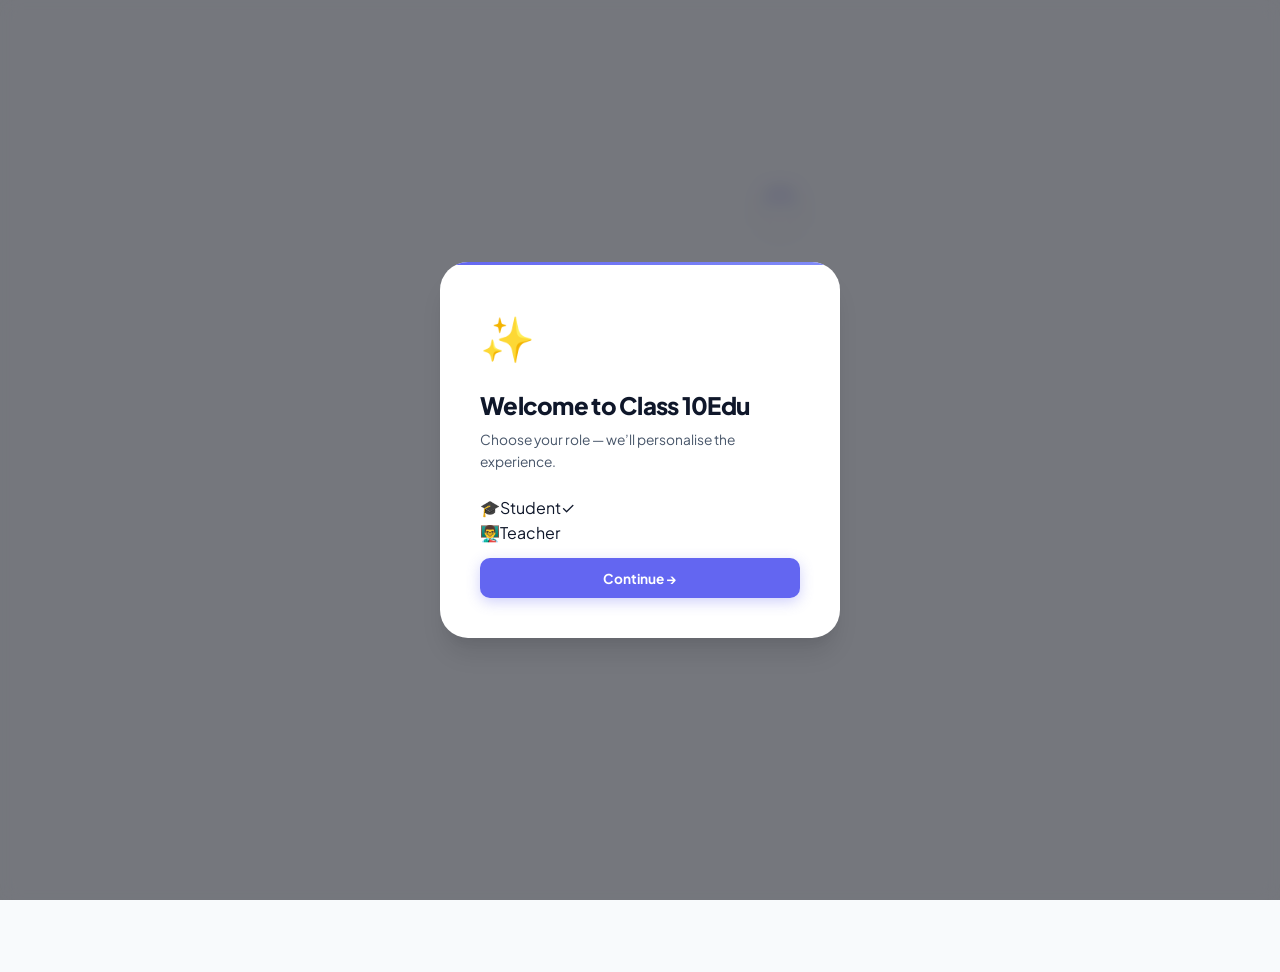
<file: app/src/main/assets/public/dashboard.html>
<!DOCTYPE html>
<html lang="en-GB">
<head>
<meta charset="UTF-8"><meta name="viewport" content="width=device-width,initial-scale=1,viewport-fit=cover">
<title>Dashboard — Class 10Edu</title>
<link rel="stylesheet" href="css/style.css">
</head>
<body>
<div id="nb"></div>
<div class="page-layout">
  <div id="sb"></div>
  <main class="main-area" id="mainArea">
    <div style="display:flex;align-items:center;justify-content:center;padding:80px 0"><div class="spinner"></div></div>
  </main>
</div>
<div id="bn"></div>
<div class="page-watermark"></div>
<script src="js/app.js"></script>
<script src="js/security.js"></script>
<script src="js/theme_todo.js"></script>
<script src="js/toast.js"></script>
<script src="js/gamification.js"></script>
<script src="js/mascot.js"></script>
<script>
document.addEventListener('DOMContentLoaded', async () => {
  // Check onboarding
  if (!App.hasProfile()) {
    App.applyMode();
    App.showOnboarding(() => location.reload());
    return;
  }

  App.initPage('dashboard');
  const data = await App.loadData();
  const p    = App.getProgress();
  const admData = App._parseLS('vm_admin_data', { announcements:[], pdfs:[], ncertTopics:[] });
  const profile = App.getProfile();

  // Compute stats
  let totalDone=0, totalQz=0, totalPct=0, lastSubj=null, lastCh=null, lastTs=0;
  data.subjects.forEach(s => {
    const sp = p[s.id] || {};
    totalDone += (sp.done||[]).length;
    Object.values(sp.scores||{}).forEach(sc => { totalQz++; totalPct += sc.pct; });
    if (sp.last && (sp.last.ts||0) > lastTs) { lastSubj=s; lastCh=sp.last; lastTs=sp.last.ts||0; }
  });
  const avgQ    = totalQz ? Math.round(totalPct/totalQz) : 0;
  const streak  = parseInt(localStorage.getItem('vm_streak')||'0');
  const anns    = (admData.announcements||[]).slice(0,3);
  const motd    = localStorage.getItem('vm_motd') || 'Every expert was once a beginner.';
  const greeting = getGreeting();

  const main = document.getElementById('mainArea');
  main.innerHTML = `
    <div class="dashboard-container">
      <div class="dashboard-grid">
        <!-- Left Column - Main Content -->
        <div class="dashboard-main">
          <!-- Header -->
          <div class="dash-header">
            <div style="font-size:0.85rem; font-weight:800; color:var(--accent); text-transform:uppercase; letter-spacing:0.1em; margin-bottom:8px">${greeting}</div>
            <h1>Welcome back, ${VidyaSec.sanitize(profile?.name || 'Explorer')}! <span class="wave">👋</span></h1>
            <p>"${VidyaSec.sanitize(motd)}"</p>
          </div>

          <!-- Continue Learning Hero -->
          ${lastCh ? `
          <div class="dash-card continue-card">
            <div class="continue-content">
              <div class="continue-info" style="flex:1">
                <div style="font-size:0.75rem; font-weight:800; color:var(--accent); text-transform:uppercase; letter-spacing:0.05em; margin-bottom:8px">Resume your journey</div>
                <h3>${VidyaSec.sanitize(lastCh.title)}</h3>
                <p>${VidyaSec.sanitize(lastSubj?.name||'')} • Module ${lastCh.cid}</p>
                <a href="chapter.html?subject=${lastSubj?.id||''}&chapter=${lastCh.cid}" class="btn-cta">Resume Learning →</a>
              </div>
              <div class="cont-visual">
                ${App.progressRingHTML(App.getSubjPct(lastSubj.id, lastSubj), 200)}
              </div>
            </div>
          </div>` : `
          <div class="dash-card continue-card" style="background:var(--grad-primary); color:#fff;">
            <div class="continue-content">
              <div class="continue-info" style="flex:1">
                <div style="font-size:0.75rem; font-weight:800; text-transform:uppercase; letter-spacing:0.05em; margin-bottom:8px; opacity:0.8">Get Started</div>
                <h3 style="color:#fff;">Ready to score 100?</h3>
                <p style="color:rgba(255,255,255,0.7);">Pick a subject and start your first lesson today.</p>
                <a href="subject.html?id=${profile?.favourite||'mathematics'}" class="btn-cta" style="background:#fff; color:var(--accent);">Start Learning →</a>
              </div>
              <div style="font-size:80px; opacity:0.2;">🚀</div>
            </div>
          </div>
          `}

          <!-- Subjects Section -->
          <div class="dash-card">
            <div class="dash-card-header">
              <h2 class="dash-card-title">Your Learning Path</h2>
              <div class="proof-item"><strong>3</strong><span>Core subjects</span></div>
            </div>
            <div class="subjects-grid" id="subjGrid"></div>
          </div>

          <!-- Recommendations -->
          <div class="dash-card">
            <div class="dash-card-header">
              <h2 class="dash-card-title">Smart Recommendations</h2>
            </div>
            <div class="recommendations-list" id="recommendations"></div>
          </div>
        </div>

        <!-- Right Column - Sidebar -->
        <div class="dashboard-sidebar">
          <!-- XP & Level Card -->
          <div class="dash-card glass-card">
            <h3 class="dash-card-title">Level & XP</h3>
            <div id="xpDisplay"></div>
          </div>

          <!-- Streak Card -->
          <div class="dash-card glass-card">
            <div class="streak-icon">🔥</div>
            <div class="streak-count">${streak}</div>
            <div class="streak-label">Day Streak</div>
          </div>

          <!-- Daily Goals -->
          <div class="dash-card glass-card">
            <h3 class="dash-card-title" style="margin-bottom:16px;">Daily Goals</h3>
            <div id="dailyGoals"></div>
          </div>

          <!-- Quick Stats -->
          <div class="dash-card">
            <h3 class="dash-card-title" style="margin-bottom:16px;">Quick Stats</h3>
            <div class="stats-grid">
              <div class="stat-item">
                <div class="stat-icon">📚</div>
                <div class="stat-value">${data.subjects.length}</div>
                <div class="stat-label">Subjects</div>
              </div>
              <div class="stat-item">
                <div class="stat-icon" style="background:var(--sci-bg); color:var(--sci-c); border-radius:8px; padding:2px;">✅</div>
                <div class="stat-value">${totalDone}</div>
                <div class="stat-label">Lessons</div>
              </div>
              <div class="stat-item">
                <div class="stat-icon" style="background:var(--math-bg); color:var(--math-c); border-radius:8px; padding:2px;">⭐</div>
                <div class="stat-value">${avgQ}%</div>
                <div class="stat-label">Quiz Avg</div>
              </div>
              <div class="stat-item">
                <div class="stat-icon" style="background:var(--soc-bg); color:var(--soc-c); border-radius:8px; padding:2px;">🔥</div>
                <div class="stat-value">${streak}</div>
                <div class="stat-label">Streak</div>
              </div>
            </div>
          </div>

          <!-- Progress Overview -->
          <div class="dash-card">
            <h3 class="dash-card-title" style="margin-bottom:16px;">Progress Overview</h3>
            <div class="progress-compact" id="progressCompact"></div>
          </div>

          <!-- Daily Goals -->
          <div class="dash-card">
            <h3 class="dash-card-title" style="margin-bottom:16px;">Daily Goals</h3>
            <div id="todoPreview"></div>
          </div>
        </div>
      </div>
    </div>
  `;

  // Render Subjects
  const sortedSubjs = [...data.subjects];
  if (profile?.favourite) {
    const fi = sortedSubjs.findIndex(s => s.id === profile.favourite);
    if (fi > 0) { const [f] = sortedSubjs.splice(fi,1); sortedSubjs.unshift(f); }
  }
  document.getElementById('subjGrid').innerHTML = sortedSubjs.map((s,i) => {
    const pct  = App.getSubjPct(s.id, s);
    const sp   = p[s.id] || {};
    const done = (sp.done||[]).length;
    return `<a href="subject.html?id=${s.id}" class="subj-card" style="--sc-c:${s.color||'var(--accent)'}; --sc-bg:${s.bg||'var(--accent-bg)'}; animation-delay:${i*100}ms">
      <div class="sc-top">
        <div class="sc-icon">${s.icon}</div>
        <div style="font-size:1.2rem; font-weight:800; color:var(--ink-5)">→</div>
      </div>
      <div class="sc-info">
        <h3>${VidyaSec.sanitize(s.name)}</h3>
        <p class="sc-desc">${VidyaSec.sanitize(s.description)}</p>
      </div>
      <div class="sc-progress">
        <div class="sc-pmeta">
          <span>Progress</span>
          <span>${pct}%</span>
        </div>
        <div class="sc-pbar">
          <div class="sc-pfill" style="--pct: ${pct}%"></div>
        </div>
      </div>
      <div style="display:flex; align-items:center; gap:12px; font-size:0.85rem; font-weight:700; color:var(--ink-4)">
        <span>📄 ${s.chapters.length} Chapters</span>
        <span>✅ ${done} Completed</span>
      </div>
    </a>`;
  }).join('');

  // Add futuristic glow effect to subject cards
  document.querySelectorAll('.subj-card').forEach(card => {
    card.addEventListener('mousemove', e => {
      const rect = card.getBoundingClientRect();
      const x = e.clientX - rect.left;
      const y = e.clientY - rect.top;
      card.style.setProperty('--glow-x', `${x}px`);
      card.style.setProperty('--glow-y', `${y}px`);
    });
  });

  // Animate progress bars on scroll
  const observer = new IntersectionObserver(entries => {
    entries.forEach(entry => {
      if (entry.isIntersecting) {
        entry.target.classList.add('in-view');
      }
    });
  }, { threshold: 0.5 });

  document.querySelectorAll('.subj-card').forEach(card => {
    observer.observe(card);
  });

  // Recommendations Logic (Simple next chapter)
  const recs = data.subjects.map(s => {
    const sp = p[s.id] || {};
    const nextCh = s.chapters.find(ch => !(sp.done||[]).includes(ch.id));
    if(!nextCh) return null;
    return { subj: s, ch: nextCh };
  }).filter(Boolean).slice(0, 3);

  document.getElementById('recommendations').innerHTML = recs.map(r => `
    <div class="rec-item" onclick="location.href='chapter.html?subject=${r.subj.id}&chapter=${r.ch.id}'">
      <div class="rec-icon">${r.subj.icon}</div>
      <div class="rec-text">
        <p class="rec-title">${VidyaSec.sanitize(r.ch.title)}</p>
        <p class="rec-subtitle">Next in ${r.subj.name}</p>
      </div>
    </div>
  `).join('');

  // Recent todos
  const todos = TodoPanel.getData().slice(0,5);
  document.getElementById('todoPreview').innerHTML = todos.length
    ? `<div class="todo-items">${todos.map(t=>TodoPanel.itemHTML(t)).join('')}</div>`
    : `<div class="premium-card" style="padding:24px; text-align:center; color:var(--ink-4)">
        <div style="font-size:32px; margin-bottom:12px">✨</div>
        <p style="margin-bottom:16px">No tasks for today.</p>
        <a href="todo.html" class="btn btn-secondary btn-sm">Add a Goal</a>
      </div>`;

  // Render compact progress in sidebar
  const sMeta = [
    {id:'mathematics', name:'Math', icon:'📐', c:'var(--math-c)'},
    {id:'science', name:'Science', icon:'🔬', c:'var(--sci-c)'},
    {id:'social-science', name:'SST', icon:'🌍', c:'var(--soc-c)'}
  ];
  document.getElementById('progressCompact').innerHTML = sMeta.map(s=>{
    const subj = data.subjects.find(x=>x.id===s.id);
    const pct = subj ? App.getSubjPct(s.id, subj) : 0;
    const stars = Math.max(0, Math.min(5, Math.round(pct/20)));
    return `
      <div class="progress-row">
        <span class="progress-subject">${s.icon} ${s.name}</span>
        <div class="progress-bar-bg">
          <div class="progress-bar-fill" style="width:${pct}%;background:${s.c}"></div>
        </div>
        <span class="progress-stars">${'★'.repeat(stars)}${'☆'.repeat(5-stars)}</span>
      </div>`;
  }).join('');

  // Initialize Gamification Display
  if (window.Gamification) {
    // Render XP bar
    document.getElementById('xpDisplay').innerHTML = Gamification.renderXPBar();
    
    // Render daily goals
    document.getElementById('dailyGoals').innerHTML = Gamification.renderDailyGoals();
    
    // Update streak display
    const streakEl = document.querySelector('.streak-count');
    if (streakEl) streakEl.textContent = Gamification.getStreak();
  }
});

function getGreeting() {
  const h = new Date().getHours();
  if (h < 12) return 'Good Morning';
  if (h < 17) return 'Good Afternoon';
  return 'Good Evening';
}
</script>
</body>
</html>
</file>
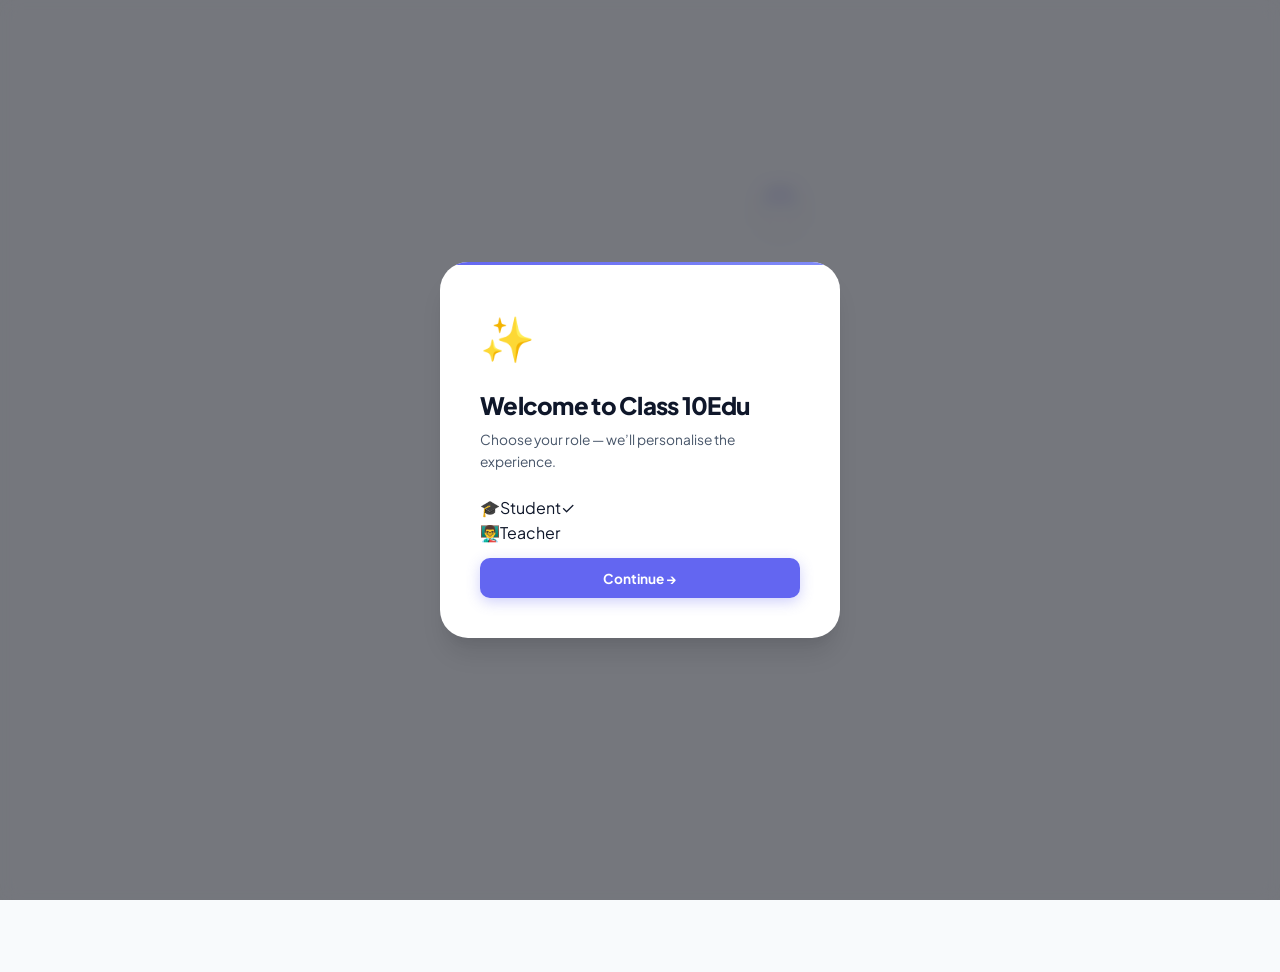
<file: app/src/main/assets/public/lesson-selection.html>
<!DOCTYPE html>
<html lang="en">
<head>
  <meta charset="UTF-8"><meta name="viewport" content="width=device-width,initial-scale=1,viewport-fit=cover">
  <title>Lesson Selection — Class 10Edu</title>
  <link rel="stylesheet" href="css/style.css">
  <style>
    .modal-overlay {
      position: fixed; top:0; left:0; right:0; bottom:0;
      background: rgba(0,0,0,0.8); backdrop-filter: blur(10px);
      display: flex; align-items: center; justify-content: center;
      z-index: 9999; opacity: 0; animation: fadeIn 0.3s forwards;
    }
    .modal-content {
      background: var(--surface); border-radius: var(--r-xl);
      max-width: 600px; width: 90%; max-height: 80vh; overflow-y: auto;
      box-shadow: var(--shadow-xl); transform: scale(0.9);
      animation: modalSlide 0.3s forwards;
    }
    @keyframes modalSlide { to { transform: scale(1); } }
    .teacher-grid, .content-grid {
      display: grid; grid-template-columns: repeat(auto-fit, minmax(140px, 1fr));
      gap: 16px; padding: 24px;
    }
    .teacher-card, .content-card {
      background: var(--bg-2); border: 2px solid var(--border);
      border-radius: var(--r-lg); padding: 20px; text-align: center;
      cursor: pointer; transition: all 0.2s var(--spring);
      min-height: 120px; display: flex; flex-direction: column;
      align-items: center; justify-content: center; gap: 12px;
    }
    .teacher-card:hover, .content-card:hover {
      transform: translateY(-4px); border-color: var(--accent);
      box-shadow: var(--shadow-accent);
    }
    .teacher-card.selected, .content-card.selected {
      background: var(--accent-bg); border-color: var(--accent);
      transform: translateY(-4px) scale(1.05);
    }
    .teacher-avatar {
      width: 48px; height: 48px; border-radius: 50%;
      display: flex; align-items: center; justify-content: center;
      font-size: 20px; font-weight: 800; color: white;
    }
    .content-icon {
      font-size: 32px; margin-bottom: 8px;
    }
    .step-indicator {
      display: flex; justify-content: center; gap: 8px;
      padding: 20px; background: var(--bg-2);
    }
    .step-dot {
      width: 12px; height: 12px; border-radius: 50%;
      background: var(--border); transition: all 0.3s;
    }
    .step-dot.active { background: var(--accent); transform: scale(1.2); }
    .step-dot.completed { background: var(--accent-2); }
  </style>
</head>
<body>
  <div id="nb"></div>
  <div class="page-layout">
    <div id="sb"></div>
    <main class="main-area" id="mainArea">
      <div style="display:flex;align-items:center;justify-content:center;padding:80px 0">
        <div class="spinner"></div>
      </div>
    </main>
  </div>

  <div class="modal-overlay" id="selectionModal">
    <div class="modal-content">
      <div class="step-indicator">
        <div class="step-dot active" id="step1"></div>
        <div class="step-dot" id="step2"></div>
        <div class="step-dot" id="step3"></div>
      </div>
      
      <div id="step1Content" style="padding:24px">
        <h2 style="text-align:center; margin-bottom:24px">Choose Your Teacher</h2>
        <div class="teacher-grid" id="teacherGrid"></div>
      </div>
      
      <div id="step2Content" style="display:none; padding:24px">
        <h2 style="text-align:center; margin-bottom:24px">Select Learning Format</h2>
        <div class="content-grid" id="contentGrid"></div>
      </div>
      
      <div id="step3Content" style="display:none; padding:24px">
        <h2 style="text-align:center; margin-bottom:24px">Choose Video Type</h2>
        <div class="content-grid" id="videoGrid"></div>
      </div>
    </div>
  </div>

  <script src="js/app.js"></script>
  <script src="js/security.js"></script>
  <script src="js/theme_todo.js"></script>
  <script>
  const LessonSelection = {
    currentStep: 1,
    selectedTeacher: null,
    selectedContent: null,
    selectedVideoType: null,
    sid: '', cid: '', teachers: [],

    async init() {
      this.sid = App.getParam('subject') || '';
      this.cid = App.getParam('chapter') || '';
      if(!this.sid || !this.cid){ location.href='dashboard.html'; return; }

      App.initPage(this.sid);
      await App.loadData();
      
      const subj = App.getSubject(this.sid);
      const ch = App.getChapter(this.sid, this.cid);
      if(!subj || !ch){ location.href='dashboard.html'; return; }

      this.loadTeachers();
      this.showModal();
    },

    loadTeachers() {
      const admData = App._parseLS('vm_admin_data', { teachers: [] });
      const ch = App.getChapter(this.sid, this.cid);
      const allTeach = [...(ch.teachers || []), ...(admData.teachers || [])];
      
      this.teachers = [
        { id: 'all', name: 'All Teachers', avatar: '�', color: 'var(--accent)' },
        ...allTeach.filter(t => !t.subject || t.subject === this.sid)
      ];
      
      this.renderTeachers();
    },

    renderTeachers() {
      const grid = document.getElementById('teacherGrid');
      grid.innerHTML = this.teachers.map(t => `
        <div class="teacher-card ${this.selectedTeacher === t.id ? 'selected' : ''}" 
             data-teacher="${t.id}">
          <div class="teacher-avatar" style="background: ${t.color}">
            ${t.avatar || t.name?.[0] || 'T'}
          </div>
          <div style="font-weight: 700">${t.name}</div>
          ${t.channel ? `<div style="font-size: 0.75rem; opacity: 0.7">${t.channel}</div>` : ''}
        </div>
      `).join('');

      grid.addEventListener('click', e => {
        const card = e.target.closest('.teacher-card');
        if(card) {
          this.selectedTeacher = card.dataset.teacher;
          this.nextStep();
        }
      });
    },

    renderContentTypes() {
      const grid = document.getElementById('contentGrid');
      const types = [
        { id: 'video', icon: '📺', label: 'Video Lesson' },
        { id: 'notes', icon: '📝', label: 'Study Notes' },
        { id: 'quiz', icon: '🧩', label: 'Practice Quiz' },
        { id: 'wpp', icon: '📋', label: 'Worksheet' },
        { id: 'animation', icon: '🎨', label: 'Animation' },
        { id: 'explanation', icon: '💡', label: 'Brainstorm' }
      ];

      grid.innerHTML = types.map(t => `
        <div class="content-card ${this.selectedContent === t.id ? 'selected' : ''}" 
             data-content="${t.id}">
          <div class="content-icon">${t.icon}</div>
          <div style="font-weight: 700">${t.label}</div>
        </div>
      `).join('');

      grid.addEventListener('click', e => {
        const card = e.target.closest('.content-card');
        if(card) {
          this.selectedContent = card.dataset.content;
          if(this.selectedContent === 'video') {
            this.nextStep();
          } else {
            this.proceedToContent();
          }
        }
      });
    },

    renderVideoTypes() {
      const grid = document.getElementById('videoGrid');
      const types = [
        { id: 'oneshot', icon: '🎥', label: 'One Shot' },
        { id: 'revision', icon: '🔄', label: 'Revision' },
        { id: 'detailed', icon: '📚', label: 'Detailed' }
      ];

      grid.innerHTML = types.map(t => `
        <div class="content-card ${this.selectedVideoType === t.id ? 'selected' : ''}" 
             data-video="${t.id}">
          <div class="content-icon">${t.icon}</div>
          <div style="font-weight: 700">${t.label}</div>
        </div>
      `).join('');

      grid.addEventListener('click', e => {
        const card = e.target.closest('.content-card');
        if(card) {
          this.selectedVideoType = card.dataset.video;
          this.proceedToContent();
        }
      });
    },

    showModal() {
      document.getElementById('selectionModal').style.display = 'flex';
      this.updateStepIndicator();
    },

    nextStep() {
      if(this.currentStep === 1) {
        document.getElementById('step1Content').style.display = 'none';
        document.getElementById('step2Content').style.display = 'block';
        this.renderContentTypes();
        this.currentStep = 2;
      } else if(this.currentStep === 2 && this.selectedContent === 'video') {
        document.getElementById('step2Content').style.display = 'none';
        document.getElementById('step3Content').style.display = 'block';
        this.renderVideoTypes();
        this.currentStep = 3;
      }
      this.updateStepIndicator();
    },

    updateStepIndicator() {
      for(let i = 1; i <= 3; i++) {
        const dot = document.getElementById(`step${i}`);
        dot.className = 'step-dot';
        if(i < this.currentStep) dot.classList.add('completed');
        if(i === this.currentStep) dot.classList.add('active');
      }
    },

    proceedToContent() {
      const params = new URLSearchParams();
      params.set('subject', this.sid);
      params.set('chapter', this.cid);
      if(this.selectedTeacher && this.selectedTeacher !== 'all') {
        params.set('teacher', this.selectedTeacher);
      }
      params.set('type', this.selectedContent);
      if(this.selectedVideoType) {
        params.set('videoType', this.selectedVideoType);
      }

      let targetPage = 'lesson.html';
      if(this.selectedContent === 'quiz') targetPage = 'quiz.html';
      else if(this.selectedContent === 'notes') targetPage = 'lesson.html';
      else if(this.selectedContent === 'wpp') targetPage = 'lesson.html';

      location.href = `${targetPage}?${params.toString()}`;
    }
  };

  document.addEventListener('DOMContentLoaded', () => LessonSelection.init());
  </script>
</body>
</html>
</file>
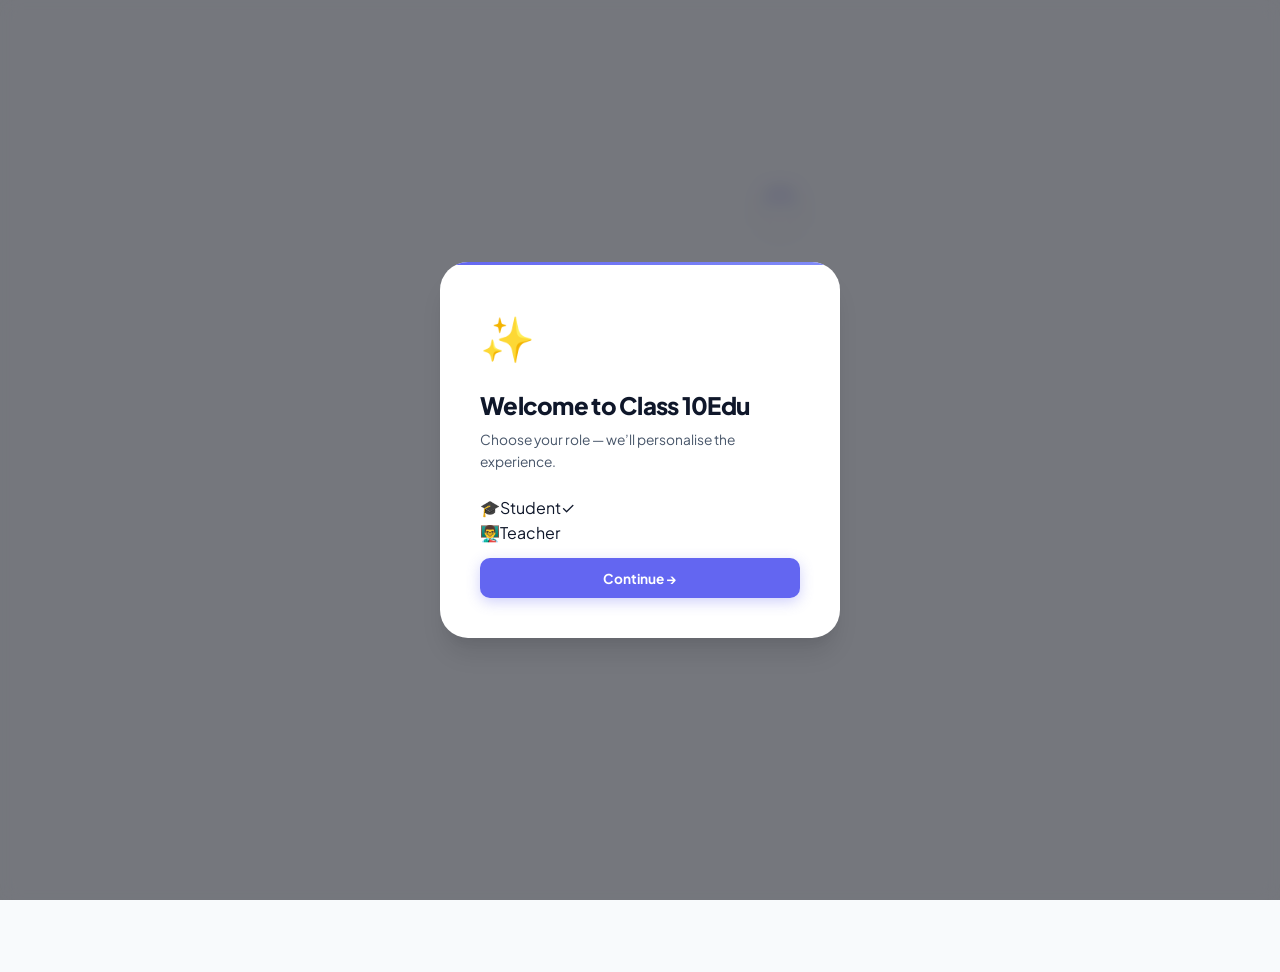
<file: app/src/main/assets/public/lesson.html>
<!DOCTYPE html>
<html lang="en">
<head>
  <meta charset="UTF-8"><meta name="viewport" content="width=device-width,initial-scale=1,viewport-fit=cover">
  <title>Lesson — Class 10Edu</title>
  <link rel="stylesheet" href="css/style.css">
  <style>
    @media(min-width:980px){ .lesson-grid{display:grid;grid-template-columns:1fr 320px;gap:18px} }
    
    /* Enhanced animations */
    .fade-in-up { animation: fadeInUp 0.6s var(--spring) forwards; }
    @keyframes fadeInUp {
      from { opacity: 0; transform: translateY(20px); }
      to { opacity: 1; transform: translateY(0); }
    }
    
    .vid-wrap { transition: all 0.3s var(--spring); }
    .vid-wrap:hover { transform: translateY(-4px); }
    
    .notes-card { transition: all 0.3s var(--spring); }
    .notes-card:hover { transform: translateY(-2px); }
    
    .side-card { transition: all 0.3s var(--spring); }
    .side-card:hover { transform: translateX(-4px); }
    
    .btn { transition: all 0.2s var(--spring); }
    .btn:hover { transform: translateY(-2px); }
    
    .pulse { animation: pulse 2s infinite; }
    @keyframes pulse {
      0%, 100% { transform: scale(1); }
      50% { transform: scale(1.05); }
    }
    
    .shimmer {
      background: linear-gradient(90deg, transparent, rgba(255,255,255,0.3), transparent);
      background-size: 200% 100%;
      animation: shimmer 2s infinite;
    }
    @keyframes shimmer {
      0% { background-position: -200% 0; }
      100% { background-position: 200% 0; }
    }
  </style>
</head>
<body>
  <div id="nb"></div>
  <div class="page-layout">
    <div id="sb"></div>
    <main class="main-area" id="mainArea">
      <div style="display:flex;align-items:center;justify-content:center;padding:80px 0"><div class="spinner"></div></div>
    </main>
  </div>
  <div class="page-watermark"></div>

  <script src="js/app.js"></script>
  <script src="js/security.js"></script>
  <script src="js/theme_todo.js"></script>
  <script>
  'use strict';

  const LessonPage = {
    async init(){
      const sid = App.getParam('subject') || '';
      const cid = App.getParam('chapter') || '';
      const lid = App.getParam('lesson') || '';
      if(!sid || !cid){ location.href='dashboard.html'; return; }

      App.initPage(sid);
      await App.loadData();
      const subj = App.getSubject(sid);
      const ch   = App.getChapter(sid,cid);
      if(!subj || !ch){ location.href='dashboard.html'; return; }

      const lessons = (ch.lessons||[]).map(l=>({ ...l, type:l.type||'video', teacher:l.teacher||'all' }));
      const idx = lid ? lessons.findIndex(l=>l.id===lid) : 0;
      const cur = lessons[Math.max(0, idx>=0?idx:0)] || lessons[0];

      const admData = App._parseLS('vm_admin_data', {pdfs:[], teachers:[]});
      const teachPool = [...(ch.teachers||[]), ...(admData.teachers||[]).filter(t=>!t.subject || t.subject===sid)];
      const teacherKey = (cur.teacher||'all');
      const teacher = teachPool.find(t=>`${t.name||''}::${t.channel||''}`===teacherKey) || null;

      const vidSrc = cur?.videoId ? `https://www.youtube-nocookie.com/embed/${cur.videoId}?rel=0&modestbranding=1` : '';
      document.title = `${cur?.title || ch.title} — Class 10Edu`;

      const main = document.getElementById('mainArea');
      main.innerHTML = `
        <div class="page-head au fade-in-up">
          <div class="breadcrumb">
            <a href="dashboard.html">Dashboard</a><span class="sep">›</span>
            <a href="subject.html?id=${sid}">${VidyaSec.sanitize(subj.name)}</a><span class="sep">›</span>
            <a href="chapter.html?subject=${sid}&chapter=${cid}">${VidyaSec.sanitize(ch.title)}</a><span class="sep">›</span>
            <span>${VidyaSec.sanitize(cur?.title || 'Lesson')}</span>
          </div>
          <div style="display:flex;align-items:flex-start;justify-content:space-between;flex-wrap:wrap;gap:10px">
            <div>
              <h1 class="shimmer">${VidyaSec.sanitize(cur?.title || ch.title)}</h1>
              <div class="lead" style="display:flex;gap:10px;flex-wrap:wrap">
                <span class="chip">${subj.icon} ${VidyaSec.sanitize(subj.name)}</span>
                <span class="chip">⏱ ${VidyaSec.sanitize(cur?.duration || ch.duration)}</span>
                <span class="chip chip-b pulse">${VidyaSec.sanitize(cur?.type || 'video')}</span>
              </div>
            </div>
            <div style="display:flex;gap:8px;flex-wrap:wrap">
              <a class="btn btn-gh btn-sm" href="quiz.html?subject=${sid}&chapter=${cid}">🧩 Quiz</a>
              <a class="btn btn-primary btn-sm" href="lesson-selection.html?subject=${sid}&chapter=${cid}">🔄 Change Format</a>
              <a class="btn btn-gh btn-sm" href="chapter.html?subject=${sid}&chapter=${cid}">← Back</a>
            </div>
          </div>
        </div>

        <div class="lesson-grid">
          <div>
            <div class="vid-wrap au-1 fade-in-up" style="animation-delay: 0.1s">
              <div class="card-top-rule"></div>
              ${vidSrc ? `
                <div class="vid-embed">
                  <iframe src="${vidSrc}" title="${VidyaSec.sanitize(cur?.title||ch.title)}"
                    allow="accelerometer;autoplay;clipboard-write;encrypted-media;gyroscope;picture-in-picture"
                    allowfullscreen loading="lazy"></iframe>
                </div>
              `:`
                <div style="padding:32px;text-align:center;color:var(--ink-3)">
                  <div style="font-size:44px;margin-bottom:10px">📺</div>
                  <p>Video not assigned yet.</p>
                  <button class="btn btn-primary" style="margin-top:16px" onclick="location.href='lesson-selection.html?subject=${sid}&chapter=${cid}'">
                    Choose Learning Format
                  </button>
                </div>
              `}
              <div class="vid-meta">
                <h3>${VidyaSec.sanitize(cur?.title||ch.title)}</h3>
                <div style="display:flex;gap:10px;font-size:.73rem;color:var(--ink-3);flex-wrap:wrap">
                  <span>Chapter: ${VidyaSec.sanitize(ch.title)}</span>
                  <span>Lesson ID: ${VidyaSec.sanitize(cur?.id||'—')}</span>
                </div>
              </div>
            </div>

            <div class="notes-card au-2 fade-in-up" style="animation-delay: 0.2s">
              <div class="card-top-rule"></div>
              <div class="sec-head">
                <h3>📝 Study Notes</h3>
                <span class="chip chip-b">NCERT Based</span>
              </div>
              <div class="notes-body" id="notesBody">${this._renderNotes(ch.notes)}</div>
            </div>
          </div>

          <div>
            <div class="side-card au-2 fade-in-up" style="animation-delay: 0.3s">
              <div class="card-top-rule"></div>
              <div class="sec-head"><h3>Instructor</h3></div>
              <div style="padding:14px">
                ${teacher ? `
                  <div style="display:flex;align-items:center;gap:10px">
                    <div class="teacher-av pulse" style="width:44px;height:44px;border-radius:14px;background:${teacher.color||'var(--accent)'};color:#fff">
                      ${VidyaSec.sanitize((teacher.avatar||teacher.name?.[0]||'T').slice(0,2))}
                    </div>
                    <div style="min-width:0">
                      <div style="font-weight:800">${VidyaSec.sanitize(teacher.name)}</div>
                      <div style="font-size:.75rem;color:var(--ink-3)">📺 ${VidyaSec.sanitize(teacher.channel||'')}</div>
                    </div>
                  </div>
                `:`
                  <div style="color:var(--ink-3);font-size:.86rem">Instructor not assigned.</div>
                `}
              </div>
            </div>

            <div class="side-card au-3 fade-in-up" style="animation-delay: 0.4s">
              <div class="card-top-rule"></div>
              <div class="sec-head"><h3>📋 Lesson List</h3></div>
              <div style="padding:10px">
                ${(lessons.slice(0,10)).map((l,i)=>`
                  <a class="ch-nav-link ${l.id===cur.id?'active':''}" href="lesson.html?subject=${sid}&chapter=${cid}&lesson=${l.id}">
                    <div class="ch-nav-n">${l.id===cur.id?'▶':(i+1)}</div>
                    <span>${VidyaSec.sanitize(l.title)}</span>
                  </a>
                `).join('')}
              </div>
            </div>

            <div class="side-card au-4 fade-in-up" style="animation-delay: 0.5s">
              <div class="card-top-rule"></div>
              <div class="sec-head"><h3>🚀 Quick Actions</h3></div>
              <div style="padding:14px; display:flex; flex-direction:column; gap:8px">
                <button class="btn btn-gh btn-sm" onclick="location.href='quiz.html?subject=${sid}&chapter=${cid}'">🧩 Take Quiz</button>
                <button class="btn btn-gh btn-sm" onclick="location.href='lesson-selection.html?subject=${sid}&chapter=${cid}'">🔄 Switch Format</button>
                <button class="btn btn-gh btn-sm" onclick="window.print()">🖨️ Print Notes</button>
              </div>
            </div>
          </div>
        </div>
      `;

      App.setLast(sid, cid, cur?.title || ch.title);
      if (cur?.id) App.markWatched(sid, cid, cur.id);
    },

    _renderNotes(n) {
      if (!n?.content || n.content.length === 0)
        return '<p style="color:var(--ink-4)">No notes available for this chapter.</p>';
      return n.content.map(item => {
        const t = VidyaSec.sanitize(item.text || '');
        switch (item.type) {
          case 'intro':    return `<div class="n-intro">${t}</div>`;
          case 'heading':  return `<div class="n-head">${t}</div>`;
          case 'text':     return `<p class="n-text">${t}</p>`;
          case 'keypoint': return `<div class="n-kp">${t}</div>`;
          case 'formula':  return `<div class="n-formula">📐 ${t}</div>`;
          case 'example':
            return `<div class="n-example">` +
              `<div class="n-q">💡 ${VidyaSec.sanitize(item.question || '')}</div>` +
              `<div class="n-a">→ ${VidyaSec.sanitize(item.answer || '')}</div>` +
            `</div>`;
          default: return `<p class="n-text">${t}</p>`;
        }
      }).join('');
    }
  };

  document.addEventListener('DOMContentLoaded', ()=>LessonPage.init());
  </script>
  </body>
</html>
</file>
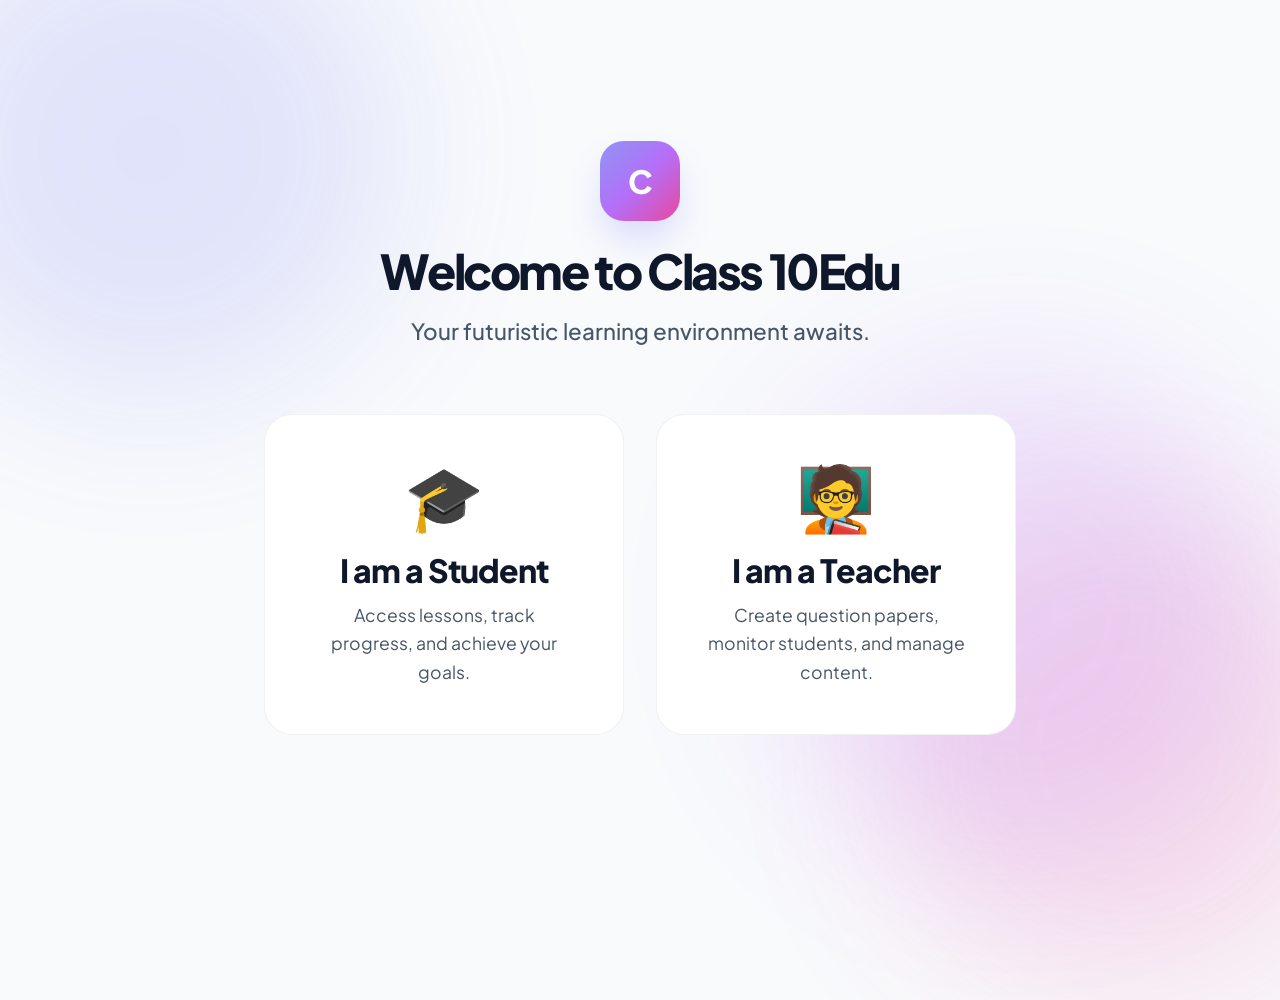
<file: app/src/main/assets/public/login.html>
<!DOCTYPE html>
<html lang="en">
<head>
<meta charset="UTF-8"><meta name="viewport" content="width=device-width,initial-scale=1">
<title>Welcome — Class 10Edu</title>
<link rel="stylesheet" href="css/style.css">
<style>
.login-page {
  min-height: 100vh;
  display: flex;
  align-items: center;
  justify-content: center;
  background: var(--bg);
  position: relative;
  overflow: hidden;
}
.login-container {
  max-width: 800px;
  width: 100%;
  padding: 24px;
  position: relative;
  z-index: 10;
}
.role-card {
  background: var(--surface);
  border: 1px solid var(--border);
  border-radius: var(--r-xl);
  padding: 48px;
  text-align: center;
  cursor: pointer;
  transition: all var(--t-slow) var(--spring);
  position: relative;
  overflow: hidden;
  margin-bottom: 24px;
}
.role-card:hover {
  transform: translateY(-16px) scale(1.03);
  box-shadow: var(--shadow-xl);
  border-color: var(--accent);
}
.role-card .icon {
  font-size: 4rem;
  margin-bottom: 24px;
  line-height: 1;
  transition: all var(--t) var(--ease);
}
.role-card:hover .icon {
  transform: scale(1.1);
}
.role-card h2 {
  font-size: 2rem;
  margin-bottom: 12px;
}
.role-card p {
  color: var(--ink-3);
  font-size: 1.1rem;
  max-width: 400px;
  margin: 0 auto;
}
.role-card::before {
  content: '';
  position: absolute;
  inset: 0;
  background: radial-gradient(circle at var(--x, 50%) var(--y, 50%), rgba(var(--accent-rgb), 0.1), transparent 50%);
  opacity: 0;
  transition: opacity var(--t-slow);
}
.role-card:hover::before {
  opacity: 1;
}
</style>
</head>
<body class="login-page">

<div class="blob blob-1"></div>
<div class="blob blob-2"></div>
<div class="blob blob-3"></div>

<div class="login-container">
  <div style="text-align:center; margin-bottom:64px">
    <div class="nav-gem" style="margin:0 auto 24px; width:80px; height:80px; font-size:32px; border-radius:24px">C</div>
    <h1 class="hero-title" style="font-size:3rem; margin:0">Welcome to Class 10Edu</h1>
    <p class="hero-sub" style="margin:16px auto 0">Your futuristic learning environment awaits.</p>
  </div>

  <div style="display:grid; grid-template-columns: 1fr 1fr; gap:32px">
    <div class="role-card" onclick="selectRole('student')">
      <div class="icon">🎓</div>
      <h2>I am a Student</h2>
      <p>Access lessons, track progress, and achieve your goals.</p>
    </div>
    <div class="role-card" onclick="selectRole('teacher')">
      <div class="icon">🧑‍🏫</div>
      <h2>I am a Teacher</h2>
      <p>Create question papers, monitor students, and manage content.</p>
    </div>
  </div>
</div>

<script>
function selectRole(role) {
  localStorage.setItem('vm_user_role', role);
  window.location.href = 'dashboard.html';
}

document.querySelectorAll('.role-card').forEach(card => {
  card.addEventListener('mousemove', e => {
    const rect = card.getBoundingClientRect();
    const x = e.clientX - rect.left;
    const y = e.clientY - rect.top;
    card.style.setProperty('--x', `${x}px`);
    card.style.setProperty('--y', `${y}px`);
  });
});
</script>

</body>
</html>
</file>
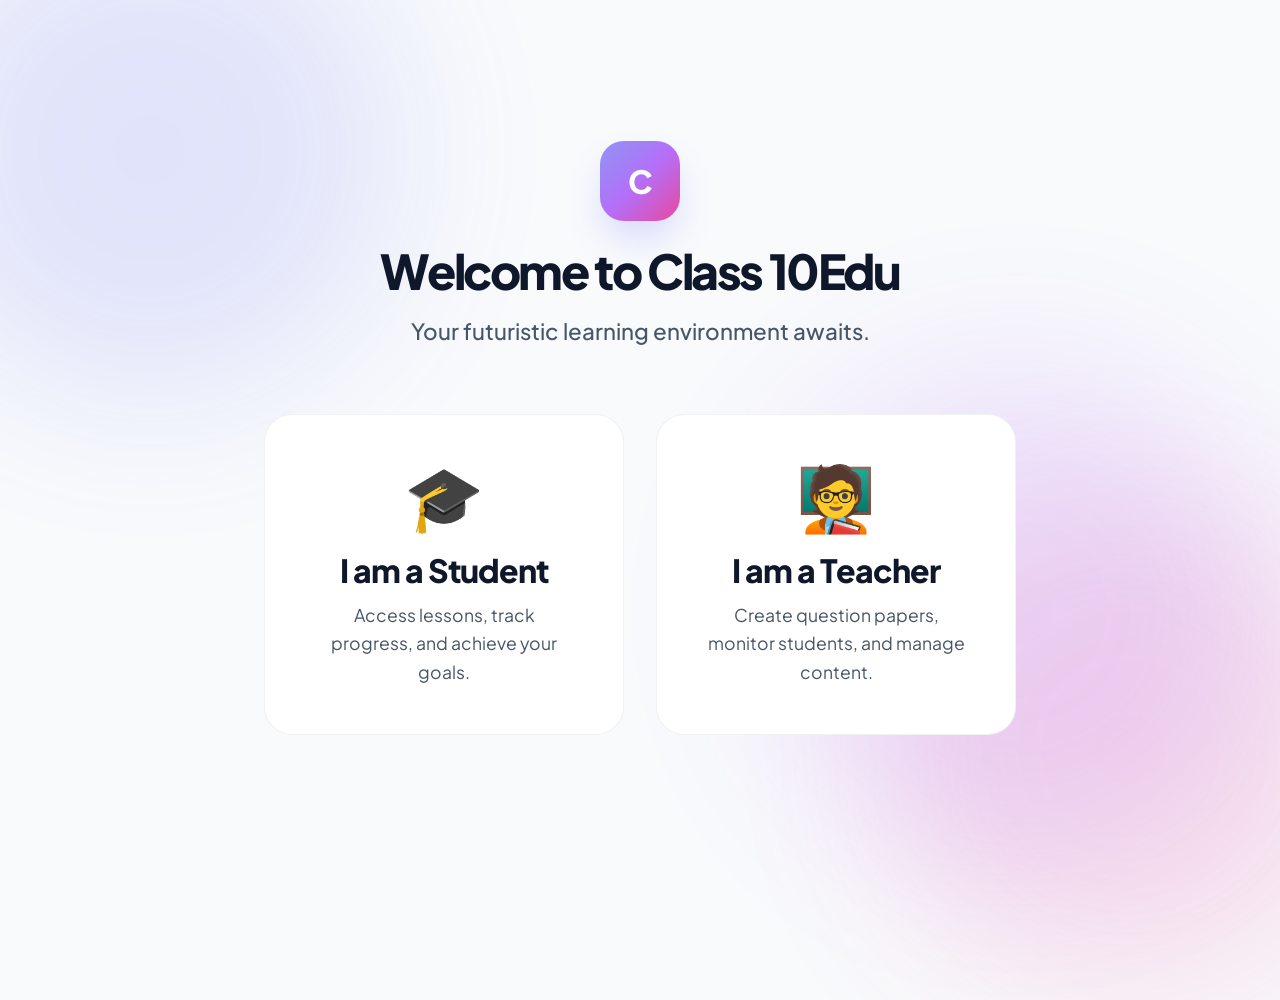
<file: app/src/main/assets/public/question-papers.html>
<!DOCTYPE html>
<html lang="en">
<head>
<meta charset="UTF-8"><meta name="viewport" content="width=device-width,initial-scale=1">
<title>Question Papers — Class 10Edu</title>
<link rel="stylesheet" href="css/style.css">
<style>
.qp-grid { display: grid; grid-template-columns: 300px 1fr; gap: 32px; align-items: flex-start; }
.qp-list-card { position: sticky; top: calc(var(--nav-h) + 24px); }
.qp-item {
  padding: 16px; border-radius: 14px; cursor: pointer; transition: all var(--t);
  border: 1px solid var(--border);
}
.qp-item:hover { background: var(--bg-2); border-color: var(--accent); }
.qp-item.active { background: var(--accent-bg); border-color: var(--accent); }

.qp-editor-area {
  background: var(--surface);
  border: 1px solid var(--border);
  border-radius: var(--r-xl);
  padding: 40px;
}
</style>
</head>
<body>
<div id="nb"></div>
<div class="page-layout">
  <div id="sb"></div>
  <main class="main-area" id="mainArea">
    <div class="page-head au">
      <h1 style="margin:0">Question Paper Generator</h1>
      <p class="subtitle" style="margin-top:8px">Create, manage, and export custom question papers for your students.</p>
    </div>

    <div class="qp-grid au-1">
      <div class="qp-list-card premium-card" style="padding:24px">
        <div style="display:flex; justify-content:space-between; align-items:center; margin-bottom:24px">
          <h3 style="margin:0">My Papers</h3>
          <button class="btn btn-primary btn-sm" onclick="QP.newPaper()">+ New</button>
        </div>
        <div id="qpList" style="display:flex; flex-direction:column; gap:12px">
          <!-- Paper list will be rendered here -->
        </div>
      </div>

      <div class="qp-editor-area" id="qpEditor">
        <!-- Editor will be rendered here -->
      </div>
    </div>

  </main>
</div>
<script src="js/app.js"></script>
<script src="js/security.js"></script>
<script src="js/theme_todo.js"></script>
<script>
document.addEventListener('DOMContentLoaded', () => {
  App.initPage('question-papers');
  QP.init();
});

const QP = {
  data: { papers: [] },
  activePaper: -1,

  init() {
    this.load();
    this.renderPaperList();
    this.renderEditor();
  },

  load() {
    const saved = localStorage.getItem('vm_question_papers');
    if (saved) {
      this.data = JSON.parse(saved);
    }
  },

  save() {
    localStorage.setItem('vm_question_papers', JSON.stringify(this.data));
  },

  newPaper() {
    const title = prompt("Enter a title for the new paper:", `New Paper ${this.data.papers.length + 1}`);
    if (!title) return;
    this.data.papers.push({ title: title, questions: [] });
    this.activePaper = this.data.papers.length - 1;
    this.save();
    this.renderPaperList();
    this.renderEditor();
  },

  selectPaper(index) {
    this.activePaper = index;
    this.renderPaperList();
    this.renderEditor();
  },

  renderPaperList() {
    const listEl = document.getElementById('qpList');
    if (!listEl) return;
    listEl.innerHTML = this.data.papers.map((p, i) => `
      <div class="qp-item ${i === this.activePaper ? 'active' : ''}" onclick="QP.selectPaper(${i})">
        <div style="font-weight:800">${VidyaSec.sanitize(p.title)}</div>
        <div style="font-size:0.8rem; color:var(--ink-4)">${p.questions.length} questions</div>
      </div>
    `).join('');
  },

  renderEditor() {
    const editorEl = document.getElementById('qpEditor');
    if (!editorEl) return;

    if (this.activePaper === -1) {
      editorEl.innerHTML = `<div style="text-align:center; padding: 64px 0">
        <div style="font-size:48px; margin-bottom:16px">✍️</div>
        <h2>No Paper Selected</h2>
        <p style="color:var(--ink-3)">Select a paper from the list or create a new one to start.</p>
      </div>`;
      return;
    }

    const paper = this.data.papers[this.activePaper];
    editorEl.innerHTML = `
      <h2 style="margin-bottom:32px">${VidyaSec.sanitize(paper.title)}</h2>
      <div id="questionContainer">
        ${paper.questions.map((q, i) => this.renderQuestion(q, i)).join('')}
      </div>
      <button class="btn btn-secondary" onclick="QP.addQuestion()">+ Add Question</button>
    `;
  },
  
  renderQuestion(q, index) {
    return `<div class="premium-card" style="padding:24px; margin-bottom:24px">
      <div class="fg">
        <label>Question ${index + 1}</label>
        <input class="fc" value="${VidyaSec.sanitize(q.text || '')}" onchange="QP.updateQuestion(${index}, 'text', this.value)">
      </div>
      <div style="display:grid; grid-template-columns:1fr 1fr; gap:16px">
        <div class="fg"><label>Option A</label><input class="fc" value="${VidyaSec.sanitize(q.a || '')}" onchange="QP.updateQuestion(${index}, 'a', this.value)"></div>
        <div class="fg"><label>Option B</label><input class="fc" value="${VidyaSec.sanitize(q.b || '')}" onchange="QP.updateQuestion(${index}, 'b', this.value)"></div>
        <div class="fg"><label>Option C</label><input class="fc" value="${VidyaSec.sanitize(q.c || '')}" onchange="QP.updateQuestion(${index}, 'c', this.value)"></div>
        <div class="fg"><label>Option D</label><input class="fc" value="${VidyaSec.sanitize(q.d || '')}" onchange="QP.updateQuestion(${index}, 'd', this.value)"></div>
      </div>
      <div style="display:flex; justify-content:space-between; align-items:center; margin-top:16px">
        <div class="fg" style="margin:0">
          <label>Correct Answer</label>
          <select class="fc" onchange="QP.updateQuestion(${index}, 'ans', this.value)">
            <option ${q.ans === 'a' ? 'selected' : ''} value="a">A</option>
            <option ${q.ans === 'b' ? 'selected' : ''} value="b">B</option>
            <option ${q.ans === 'c' ? 'selected' : ''} value="c">C</option>
            <option ${q.ans === 'd' ? 'selected' : ''} value="d">D</option>
          </select>
        </div>
        <button class="btn btn-secondary" style="color:#EF4444" onclick="QP.removeQuestion(${index})">Remove</button>
      </div>
    </div>`;
  },

  addQuestion() {
    const paper = this.data.papers[this.activePaper];
    if (!paper) return;
    paper.questions.push({ text: '', a:'', b:'', c:'', d:'', ans:'a' });
    this.save();
    this.renderEditor();
  },

  updateQuestion(qIndex, field, value) {
    const paper = this.data.papers[this.activePaper];
    if (!paper || !paper.questions[qIndex]) return;
    paper.questions[qIndex][field] = value;
    this.save();
  },

  removeQuestion(qIndex) {
    const paper = this.data.papers[this.activePaper];
    if (!paper) return;
    paper.questions.splice(qIndex, 1);
    this.save();
    this.renderEditor();
  }
};

</script>
</body>
</html>
</file>
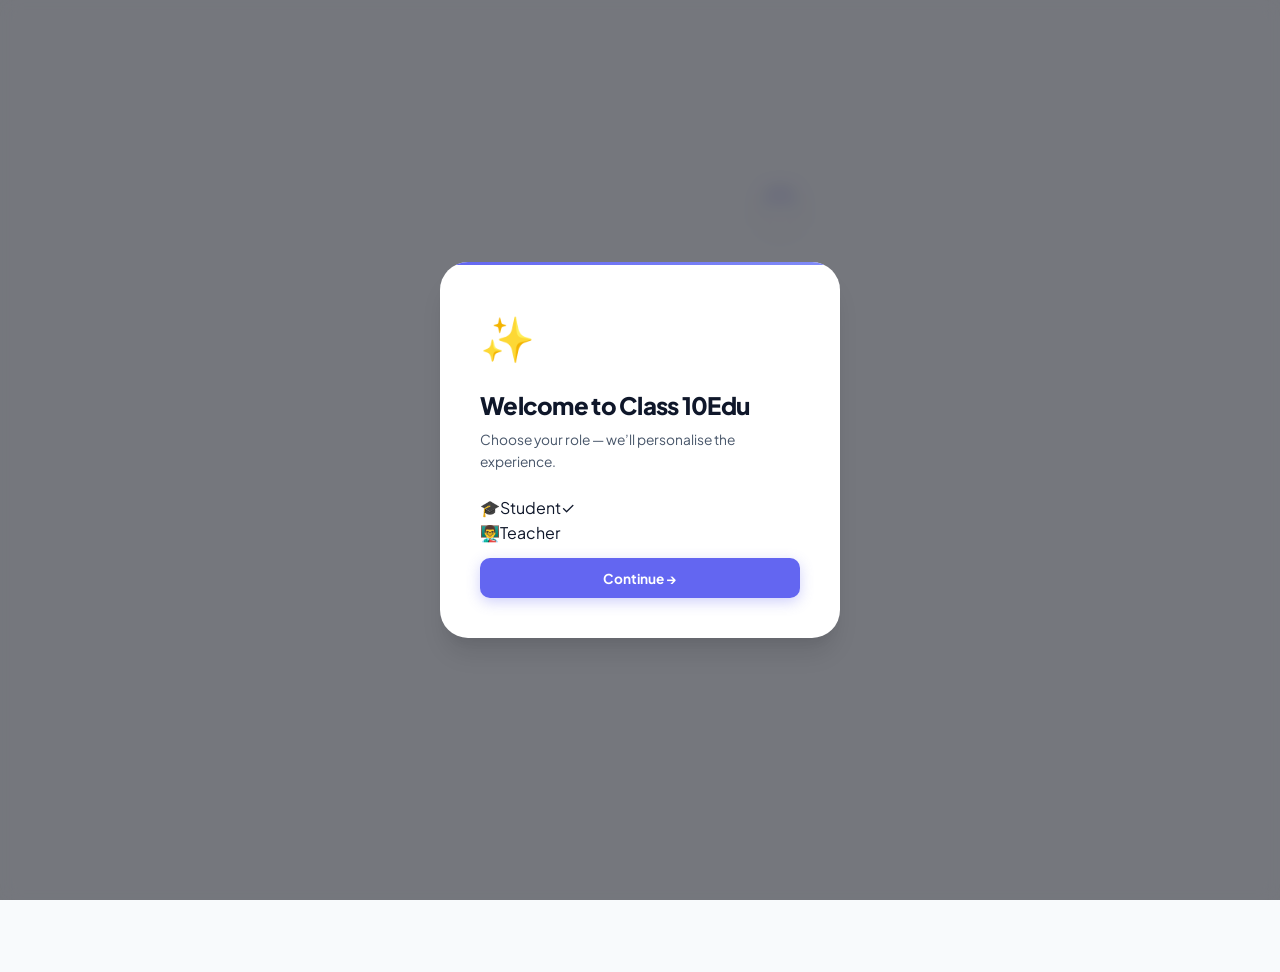
<file: app/src/main/assets/public/quiz.html>
<!DOCTYPE html>
<html lang="en">
<head>
  <meta charset="UTF-8"><meta name="viewport" content="width=device-width,initial-scale=1,viewport-fit=cover">
  <title>Quiz — Class 10Edu</title>
  <link rel="stylesheet" href="css/style.css">
</head>
<body>
  <div id="nb"></div>
  <div class="page-layout">
    <div id="sb"></div>
    <main class="main-area" id="mainArea">
      <div style="display:flex;align-items:center;justify-content:center;padding:80px 0"><div class="spinner"></div></div>
    </main>
  </div>
  <div class="page-watermark"></div>

  <script src="js/app.js"></script>
  <script src="js/security.js"></script>
  <script src="js/theme_todo.js"></script>
  <script src="js/toast.js"></script>
  <script src="js/gamification.js"></script>
  <script>
  'use strict';

  const Quiz = {
    qs: [], cur: 0, sel: null, answered: false, score: 0, sid: '', cid: '',
    start(qs, sid, cid) {
      if (!qs || qs.length === 0) { App.toast('No questions available', '⚠️'); return; }
      this.qs = qs; this.cur = 0; this.sel = null;
      this.answered = false; this.score = 0;
      this.sid = sid; this.cid = cid;
      this._render();
    },
    _render() {
      const el = document.getElementById('quizBody');
      if (!el) return;
      const q   = this.qs[this.cur];
      const pct = Math.round((this.cur / this.qs.length) * 100);
      const L   = ['A','B','C','D','E'];
      el.innerHTML =
        `<div class="qpbar"><div class="qpfill" id="qpf" style="width:${pct}%"></div></div>` +
        `<span class="q-label">Question ${this.cur + 1} of ${this.qs.length}` +
          (q.difficulty ? ` &nbsp;·&nbsp; ${VidyaSec.sanitize(q.difficulty)}` : '') + `</span>` +
        `<div class="q-text">${VidyaSec.sanitize(q.q)}</div>` +
        `<div class="q-opts" id="qOpts">` +
          q.options.map((o, i) =>
            `<button class="q-opt" data-idx="${i}">` +
              `<div class="q-lbl">${L[i] || (i+1)}</div>` +
              VidyaSec.sanitize(o) +
            `</button>`
          ).join('') +
        `</div>` +
        `<div class="q-fb" id="qFb"></div>` +
        `<div class="q-acts">` +
          `<button class="btn btn-b" id="qSub">Submit Answer</button>` +
          `<button class="btn btn-gh" id="qNext" style="display:none">` +
            (this.cur < this.qs.length - 1 ? 'Next →' : 'See Results') +
          `</button>` +
        `</div>`;
      document.getElementById('qOpts').addEventListener('click', e => {
        const btn = e.target.closest('.q-opt');
        if (btn && !this.answered) this._pick(parseInt(btn.dataset.idx));
      });
      document.getElementById('qSub').addEventListener('click',  () => this._submit());
      document.getElementById('qNext').addEventListener('click', () => this._next());
    },
    _pick(i) {
      this.sel = i;
      document.querySelectorAll('.q-opt').forEach((b, j) => b.classList.toggle('sel', j === i));
    },
    _submit() {
      if (this.sel === null || this.answered) return;
      this.answered = true;
      const q = this.qs[this.cur];
      document.querySelectorAll('.q-opt').forEach((b, i) => {
        if (i === q.answer)  b.classList.add('ok');
        else if (i === this.sel) b.classList.add('ng');
      });
      const fb = document.getElementById('qFb');
      if (this.sel === q.answer) {
        this.score++;
        fb.className = 'q-fb ok show';
        fb.textContent = '✅ Correct!';
      } else {
        fb.className = 'q-fb ng show';
        fb.innerHTML = '❌ Incorrect. Correct: <strong>' +
          VidyaSec.sanitize(q.options[q.answer]) + '</strong>';
      }
      document.getElementById('qSub').style.display  = 'none';
      document.getElementById('qNext').style.display = 'inline-flex';
      const pf = document.getElementById('qpf');
      if (pf) pf.style.width = Math.round(((this.cur + 1) / this.qs.length) * 100) + '%';
    },
    _next() {
      if (this.cur >= this.qs.length - 1) { this._result(); return; }
      this.cur++; this.sel = null; this.answered = false;
      this._render();
    },
    _result() {
      const pct = Math.round(this.score / this.qs.length * 100);
      const [em, msg] = pct >= 80 ? ['⭐','Board Ready!']
                      : pct >= 60 ? ['👍','Good work!']
                      : pct >= 40 ? ['📚','Keep practising!']
                      : ['💪','Revise and retry!'];
      const el = document.getElementById('quizBody');
      if (!el) return;
      el.innerHTML =
        `<div class="quiz-result">` +
          `<span class="qr-em">${em}</span>` +
          `<div style="font-size:1.1rem;color:var(--ink);margin-bottom:8px;font-weight:800">${msg}</div>` +
          `<div class="qr-score">${this.score}/${this.qs.length}</div>` +
          `<div class="qr-sub">${pct}% accuracy</div>` +
          `<div style="display:flex;gap:9px;justify-content:center;flex-wrap:wrap;margin-top:16px">` +
            `<button class="btn btn-gh" id="qRetry">↺ Retry</button>` +
            `<a class="btn btn-tl" id="qBack" href="chapter.html?subject=${this.sid}&chapter=${this.cid}">← Back to Chapter</a>` +
          `</div>` +
        `</div>`;
      document.getElementById('qRetry').addEventListener('click', () => Quiz.start(Quiz.qs, Quiz.sid, Quiz.cid));
      App.saveScore(this.sid, this.cid, this.score, this.qs.length);
      
      // Gamification: Add XP for quiz completion
      if (window.Gamification) {
        // XP for each correct answer
        const correctXP = this.score * 10; // 10 XP per correct answer
        Gamification.addXP(null, correctXP);
        Gamification.updateGoal('quiz', 1);
        Gamification.recordStudyDay();
        
        // Perfect score badge check
        if (this.score === this.qs.length) {
          Gamification.unlockBadge('perfect_score');
          Gamification.addXP('QUIZ_PERFECT');
        }
        
        // Quiz champion badge check (50 quizzes)
        const quizCount = parseInt(localStorage.getItem('vm_quiz_count') || '0') + 1;
        localStorage.setItem('vm_quiz_count', quizCount.toString());
        if (quizCount >= 50) {
          Gamification.unlockBadge('quiz_champion');
        }
      }
    }
  };

  document.addEventListener('DOMContentLoaded', async()=>{
    const sid = App.getParam('subject') || '';
    const cid = App.getParam('chapter') || '';
    if(!sid || !cid){ location.href='dashboard.html'; return; }

    App.initPage(sid);
    await App.loadData();
    const subj = App.getSubject(sid);
    const ch   = App.getChapter(sid,cid);
    if(!subj || !ch){ location.href='dashboard.html'; return; }
    document.title = `Quiz · ${ch.title} — Class 10Edu`;

    const admData = App._parseLS('vm_admin_data', { quiz: [] });
    const extra = (admData.quiz||[]).filter(q => q.chapter === cid || q.subject === sid);
    const allQ = [...(ch.quiz||[]), ...extra];

    document.getElementById('mainArea').innerHTML = `
      <div class="page-head au">
        <div class="breadcrumb"><a href="dashboard.html">Dashboard</a><span class="sep">›</span><a href="subject.html?id=${sid}">${VidyaSec.sanitize(subj.name)}</a><span class="sep">›</span><a href="chapter.html?subject=${sid}&chapter=${cid}">${VidyaSec.sanitize(ch.title)}</a><span class="sep">›</span><span>Quiz</span></div>
        <div style="display:flex;align-items:flex-start;justify-content:space-between;flex-wrap:wrap;gap:10px">
          <div>
            <h1>🧩 Chapter Quiz</h1>
            <div class="lead">${VidyaSec.sanitize(ch.title)} · ${allQ.length} questions</div>
          </div>
          <a class="btn btn-gh btn-sm" href="chapter.html?subject=${sid}&chapter=${cid}">← Back</a>
        </div>
      </div>
      <div class="quiz-card au-1">
        <div class="card-top-rule"></div>
        <div class="sec-head"><h3>Start</h3><span class="chip chip-a">${allQ.length} Qs</span></div>
        <div id="quizBody" class="quiz-body">
          <div style="text-align:center;padding:16px">
            <p style="color:var(--ink-3);margin-bottom:14px;font-size:.88rem">Answer honestly. Focus on concepts, not speed.</p>
            <button class="btn btn-b btn-lg" id="startQuizBtn">🚀 Start Quiz</button>
          </div>
        </div>
      </div>
    `;
    document.getElementById('startQuizBtn')?.addEventListener('click', ()=>Quiz.start(allQ, sid, cid));
  });
  </script>
  </body>
</html>
</file>
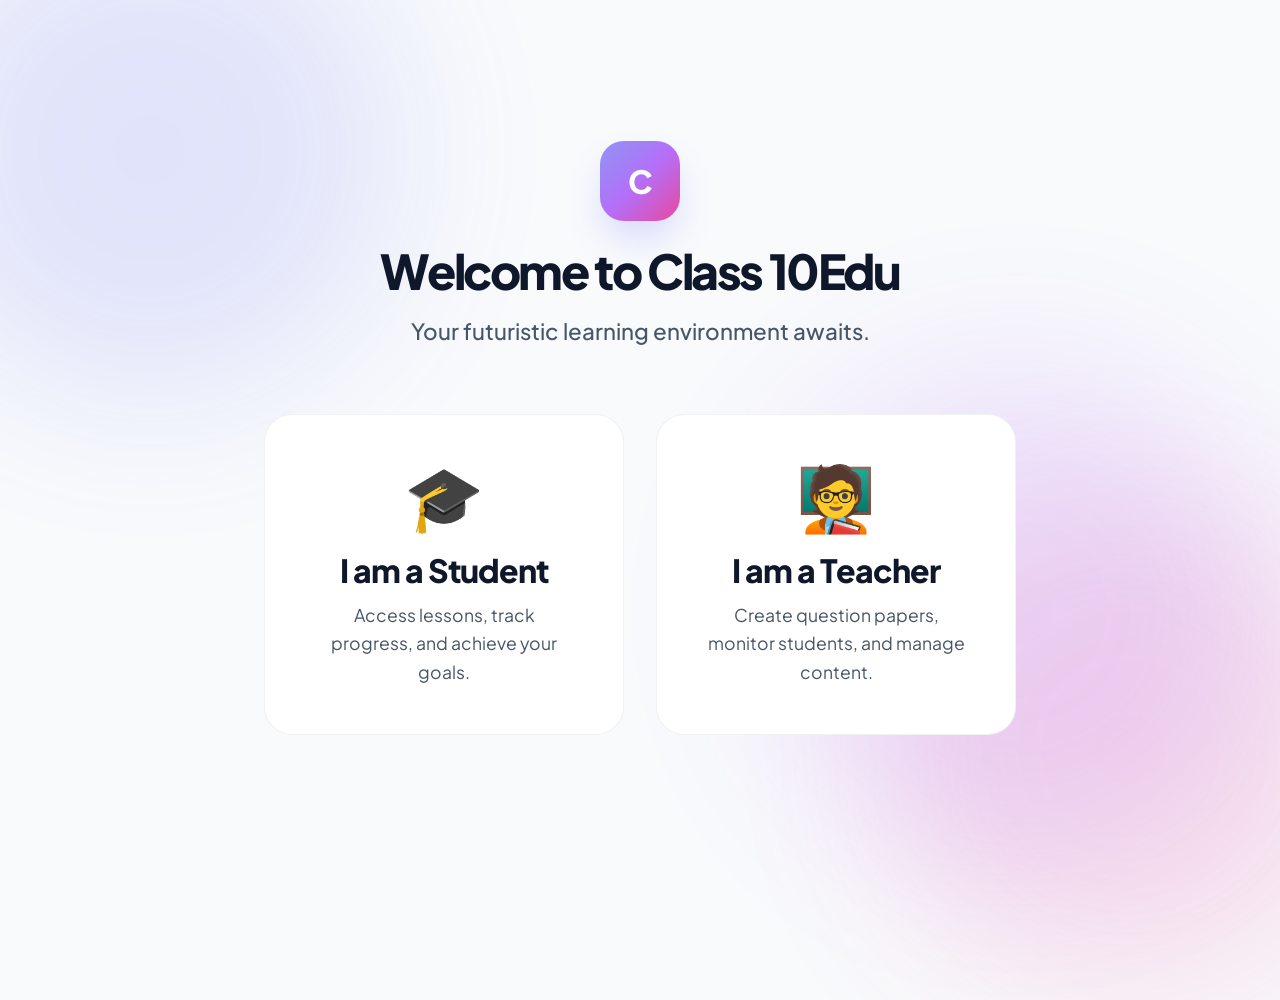
<file: app/src/main/assets/public/sample-papers.html>
<!DOCTYPE html>
<html lang="en">
<head>
  <meta charset="UTF-8"><meta name="viewport" content="width=device-width,initial-scale=1,viewport-fit=cover">
  <title>Sample Papers — Class 10Edu</title>
  <link rel="stylesheet" href="css/style.css">
</head>
<body>
  <div id="nb"></div>
  <div class="page-layout">
    <div id="sb"></div>
    <main class="main-area" id="mainArea">
      <div style="display:flex;align-items:center;justify-content:center;padding:80px 0"><div class="spinner"></div></div>
    </main>
  </div>
  <div class="page-watermark"></div>

  <script src="js/app.js"></script>
  <script src="js/security.js"></script>
  <script src="js/theme_todo.js"></script>
  <script>
  'use strict';
  document.addEventListener('DOMContentLoaded', async()=>{
    App.initPage('sample-papers');
    await App.loadData();
    const adm = App._parseLS('vm_admin_data', {pdfs:[]});
    const papers = (adm.pdfs||[]).filter(p => (p.type||'').toLowerCase().includes('past') || (p.type||'').toLowerCase().includes('paper') || (p.type||'').toLowerCase().includes('sample'));

    const main = document.getElementById('mainArea');
    main.innerHTML = `
      <div class="page-head au">
        <div class="breadcrumb"><a href="dashboard.html">Dashboard</a><span class="sep">›</span><span>Sample Papers</span></div>
        <div style="display:flex;align-items:flex-start;justify-content:space-between;flex-wrap:wrap;gap:10px">
          <div>
            <h1>Sample Papers</h1>
            <div class="lead">Board-style practice PDFs managed by admin</div>
          </div>
          ${papers.length?`<span class="chip chip-a">${papers.length} papers</span>`:''}
        </div>
      </div>

      ${papers.length?`
        <div class="pdf-card au-1">
          <div class="card-top-rule"></div>
          <div class="sec-head"><h3>Papers Library</h3><span class="chip chip-tl">PDF</span></div>
          <div class="card-pad">
            ${papers.map(p=>`
              <div class="pdf-row">
                <span style="font-size:20px">📄</span>
                <span style="flex:1;font-size:.84rem;font-weight:700">${VidyaSec.sanitize(p.name)}</span>
                <span class="chip chip-b">${VidyaSec.sanitize(App.getSubject(p.subject)?.name || p.subject || 'General')}</span>
                <a class="btn btn-gh btn-sm" href="${p.url}" target="_blank" rel="noopener">Open →</a>
              </div>
            `).join('')}
          </div>
        </div>
      `:`
        <div class="gcard au-1" style="padding:24px;text-align:center">
          <div style="font-size:56px;margin-bottom:10px">📄</div>
          <div style="font-family:var(--font);font-weight:800;font-size:1.15rem;color:var(--ink);margin-bottom:6px">No sample papers yet</div>
          <div style="color:var(--ink-3);font-size:.88rem;max-width:520px;margin:0 auto 14px;line-height:1.7">
            Admin can add PDFs in <strong>Control Panel → PDF Library</strong> and choose type like <em>Past Paper</em> / <em>Sample Paper</em>.
          </div>
          <a class="btn btn-b" href="admin.html">Open Admin →</a>
        </div>
      `}
    `;
  });
  </script>
  </body>
</html>
</file>
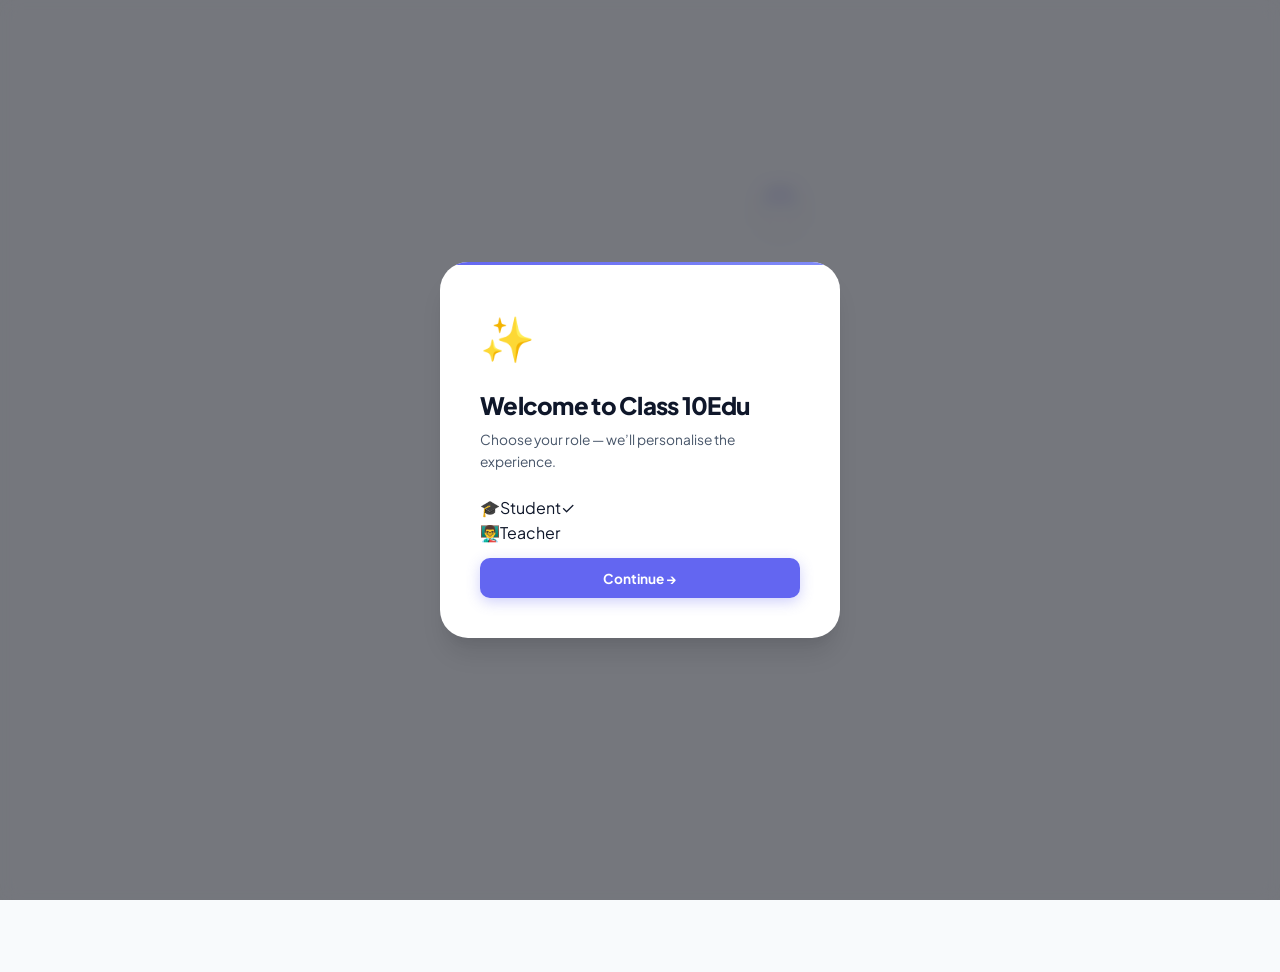
<file: app/src/main/assets/public/subject.html>
<!DOCTYPE html>
<html lang="en">
<head>
<meta charset="UTF-8"><meta name="viewport" content="width=device-width,initial-scale=1">
<title>Subject — Class 10Edu</title>
<link rel="stylesheet" href="css/style.css">
<style>
.subj-hero{background:linear-gradient(135deg,rgba(var(--br),.16) 0%,rgba(var(--br),.04) 100%);border:1px solid var(--bdr2);border-radius:var(--rl);padding:24px 26px;margin-bottom:22px;position:relative;overflow:hidden}
.subj-hero::before{content:'';position:absolute;top:0;left:0;right:0;height:3px;background:var(--sh-g,linear-gradient(90deg,var(--b),var(--a)))}
.topic-filter{display:flex;gap:6px;flex-wrap:wrap;margin-bottom:16px}
.tf-btn{padding:5px 14px;border-radius:99px;font-size:.78rem;font-weight:700;border:1px solid var(--bdr);background:transparent;color:var(--t3);cursor:pointer;transition:all .15s}
.tf-btn:hover{border-color:var(--bdr2);color:var(--t1)}
.tf-btn.on{background:rgba(var(--br),.14);color:var(--bl);border-color:rgba(var(--br),.3)}
</style>
</head>
<body>
<div id="nb"></div>
<div class="page-layout">
  <div id="sb"></div>
  <main class="main-area" id="mainArea">
    <div style="display:flex;align-items:center;justify-content:center;height:200px"><div class="spinner"></div></div>
  </main>
</div>
<div id="bn"></div>
<div class="page-watermark"></div>
<script src="js/app.js"></script>
<script src="js/security.js"></script>
<script src="js/theme_todo.js"></script>

<script>
let _activeFilter='all';

document.addEventListener('DOMContentLoaded',async()=>{
  const sid=App.getParam('id');
  if(!sid){location.href='dashboard.html';return;}
  await App.loadData();
  const subj=App.getSubject(sid);
  if(!subj){location.href='dashboard.html';return;}
  document.title=`${subj.name} — Vidya Mandir`;
  App.initPage(sid);

  const p=App.getProgress();
  const sp=p[sid]||{};
  const done=sp.done||[];
  const pct=App.getSubjPct(sid,subj);
  const admData=App._parseLS('vm_admin_data',{pdfs:[],ncertTopics:[],teachers:[]});
  const admPDFs=(admData.pdfs||[]).filter(pdf=>pdf.subject===sid&&!pdf.chapter);
  const admTopics=(admData.ncertTopics||[]).filter(t=>t.subject===sid&&!t.chapter);

  document.getElementById('mainArea').innerHTML=`
    <div class="page-head au">
      <div class="breadcrumb"><a href="dashboard.html">Dashboard</a> <span class="sep">/</span> <span>${VidyaSec.sanitize(subj.name)}</span></div>
      <div style="display:flex; align-items:center; justify-content:space-between; flex-wrap:wrap; gap:20px; margin-top:24px">
        <h1 style="margin:0">${VidyaSec.sanitize(subj.name)}</h1>
        <div class="streak-badge au-1" style="background:var(--sc-bg); color:var(--sc-c)">
          <span style="font-size:20px">${subj.icon}</span>
          <div style="font-size:0.9rem; font-weight:800">${done.length}/${subj.chapters.length} Done</div>
        </div>
      </div>
    </div>

    <div class="continue-card au-1" style="background:var(--sc-c); color:#fff; box-shadow:0 20px 40px -10px var(--sc-bg)">
      <div class="cont-content">
        <div class="cont-label" style="color:rgba(255,255,255,0.8)">Course Overview</div>
        <h2 class="cont-title">${VidyaSec.sanitize(subj.description)}</h2>
        <div style="display:flex; gap:20px; margin-bottom:32px">
          <div style="text-align:center">
            <div style="font-size:1.5rem; font-weight:900">${subj.chapters.length}</div>
            <div style="font-size:0.7rem; font-weight:700; opacity:0.7; text-transform:uppercase">Chapters</div>
          </div>
          <div style="text-align:center">
            <div style="font-size:1.5rem; font-weight:900">${pct}%</div>
            <div style="font-size:0.7rem; font-weight:700; opacity:0.7; text-transform:uppercase">Completed</div>
          </div>
        </div>
        <div class="sc-pbar" style="background:rgba(255,255,255,0.2); height:12px">
          <div class="sc-pfill" style="width:${pct}%; background:#fff"></div>
        </div>
      </div>
      <div class="cont-visual" style="font-size:100px; opacity:0.2">${subj.icon}</div>
    </div>

    <div style="display:grid; grid-template-columns: 2fr 1fr; gap:32px" class="au-2">
      <div>
        <div style="display:flex; align-items:center; justify-content:space-between; margin-bottom:24px">
          <h2 style="margin:0">Chapters</h2>
          <div class="filter-tabs">
            <div class="ftab active" data-f="all" onclick="filterCh('all',this)">All</div>
            <div class="ftab" data-f="pending" onclick="filterCh('pending',this)">Pending</div>
            <div class="ftab" data-f="done" onclick="filterCh('done',this)">Done</div>
          </div>
        </div>
        <div class="ch-list" id="chList"></div>
      </div>

      <div style="display:flex; flex-direction:column; gap:24px">
        ${admPDFs.length ? `
        <div class="premium-card" style="padding:24px">
          <h3 style="margin-bottom:16px">Resources</h3>
          <div style="display:grid; gap:12px">
            ${admPDFs.map(pdf => `
              <div class="pdf-row" onclick="window.open('${pdf.url}','_blank')" style="padding:12px; border-radius:12px; background:var(--bg-2); display:flex; align-items:center; gap:12px; cursor:pointer">
                <span style="font-size:20px">📄</span>
                <div style="flex:1; font-size:0.85rem; font-weight:700">${VidyaSec.sanitize(pdf.name)}</div>
              </div>
            `).join('')}
          </div>
        </div>` : ''}

        ${admTopics.length ? `
        <div class="premium-card" style="padding:24px">
          <h3 style="margin-bottom:16px">⭐ Key Topics</h3>
          <div style="display:grid; gap:12px">
            ${admTopics.map((t,i) => `
              <div style="display:flex; align-items:flex-start; gap:12px; font-size:0.9rem">
                <div style="width:24px; height:24px; border-radius:6px; background:var(--accent-bg); color:var(--accent); display:flex; align-items:center; justify-content:center; font-weight:800; font-size:0.7rem; flex-shrink:0">${i+1}</div>
                <div style="flex:1; color:var(--ink-2); line-height:1.4">${VidyaSec.sanitize(t.text)}</div>
              </div>
            `).join('')}
          </div>
        </div>` : ''}
      </div>
    </div>
  `;

  renderCh(subj, sid, done, sp, admData);
});

function filterCh(f, btn) {
  _activeFilter=f;
  document.querySelectorAll('.ftab').forEach(b=>b.classList.toggle('active',b.dataset.f===f));
  const sid=App.getParam('id');
  const subj=App.getSubject(sid);
  const sp=App.getProgress()[sid]||{};
  renderCh(subj, sid, sp.done||[], sp, App._parseLS('vm_admin_data',{pdfs:[],ncertTopics:[]}));
}

function renderCh(subj, sid, done, sp, admData) {
  let chs=subj.chapters;
  if(_activeFilter==='done')    chs=chs.filter(c=>done.includes(c.id));
  if(_activeFilter==='pending') chs=chs.filter(c=>!done.includes(c.id));

  const el=document.getElementById('chList');
  if(!el) return;
  if(!chs.length){el.innerHTML=`<div style="text-align:center;padding:28px;color:var(--t3);font-size:.86rem">No chapters match this filter</div>`;return;}

  el.innerHTML=chs.map((ch,i)=>{
    const isDone=done.includes(ch.id);
    const score=sp.scores?.[ch.id];
    const origIdx=subj.chapters.indexOf(ch);
    const chPDFs=(admData.pdfs||[]).filter(p=>p.chapter===ch.id).length;
    const admTop=(admData.ncertTopics||[]).filter(t=>t.chapter===ch.id).length;
    const bm=App.isBookmarked(sid,ch.id);
    const lessonsLen=(ch.lessons||[]).length;
    const quizLen=(ch.quiz||[]).length;
    return `<a href="chapter.html?subject=${sid}&chapter=${ch.id}" class="ch-row ${isDone?'done':''}" style="animation:fadeUp .35s ${i*40}ms both">
      <div class="ch-num">${isDone?'✓':String(origIdx+1).padStart(2,'0')}</div>
      <div class="ch-info">
        <div class="ch-title">${VidyaSec.sanitize(ch.title)}</div>
        <div class="ch-metas">
          <span>▶ ${lessonsLen} lesson${lessonsLen!==1?'s':''}</span>
          <span>⏱ ${ch.duration}</span>
          <span>❓ ${quizLen} Qs</span>
          <span>⭐ ${(ch.ncertTopics?.length||0)+admTop}</span>
          ${chPDFs?`<span style="color:var(--tll)">PDFs ${chPDFs}</span>`:''}
          ${bm?`<span style="color:var(--b)">🔖</span>`:''}
          ${score?`<span class="score-badge">${score.pct}%</span>`:''}
          ${isDone?`<span style="color:var(--tll)">✅</span>`:''}
        </div>
      </div>
      <div class="ch-arr">›</div>
    </a>`;
  }).join('');
}
</script>
</body>
</html>
</file>
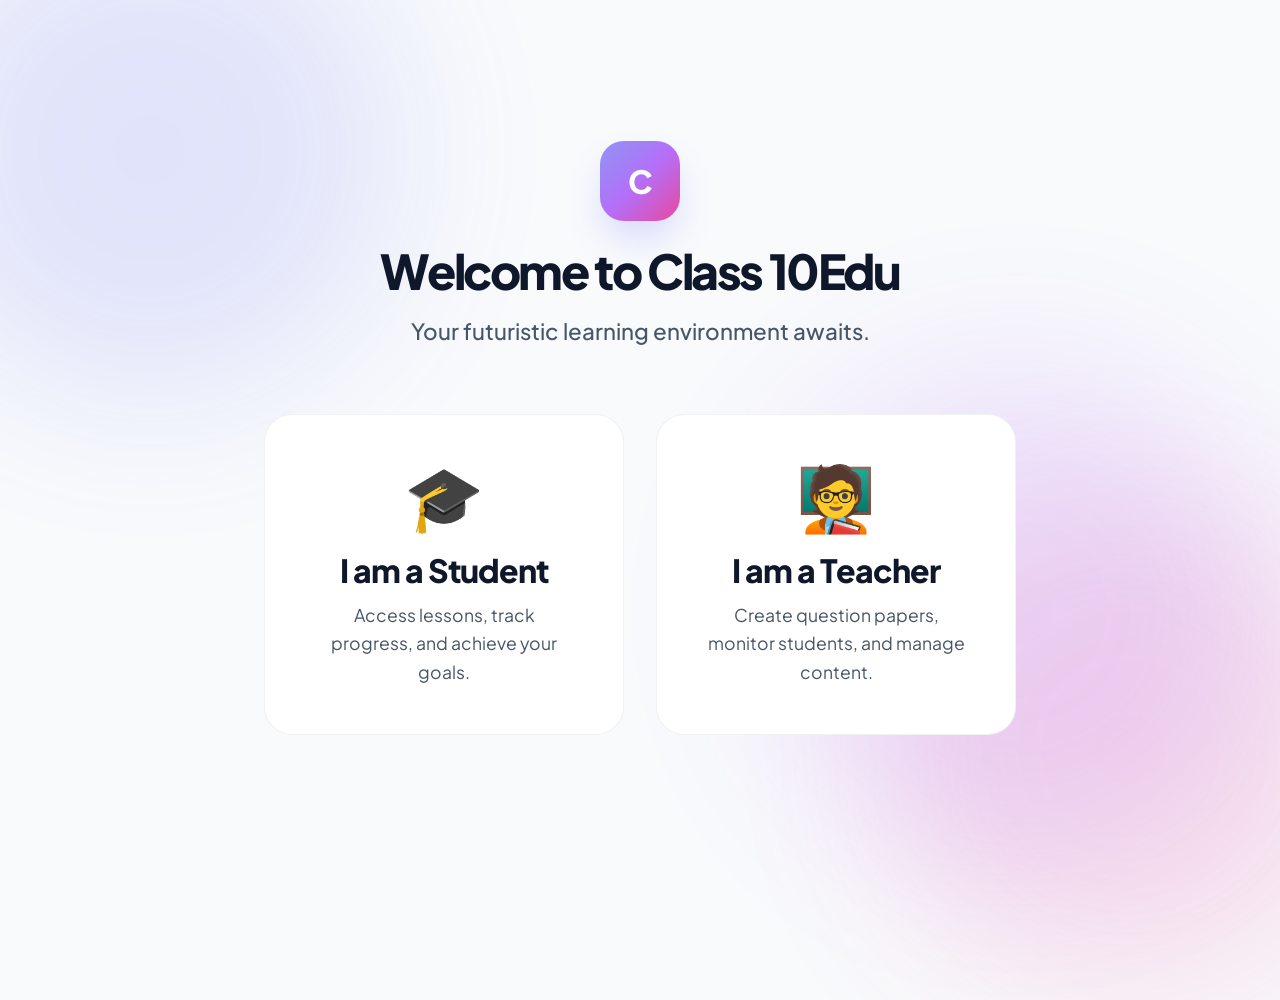
<file: app/src/main/assets/public/teachers.html>
<!DOCTYPE html>
<html lang="en">
<head>
  <meta charset="UTF-8">
  <meta name="viewport" content="width=device-width,initial-scale=1,viewport-fit=cover">
  <title>Teachers — Vidya Mandir</title>
  <link rel="stylesheet" href="css/style.css">
  <style>
    .t-grid{display:grid;grid-template-columns:repeat(auto-fill,minmax(260px,1fr));gap:14px}
    .t-card{background:var(--surface);border:1.5px solid var(--border);border-radius:var(--r-lg);padding:16px;cursor:pointer;transition:all var(--t) var(--ease);position:relative;overflow:hidden}
    .t-card:hover{transform:translateY(-4px) rotateX(1.5deg);box-shadow:var(--shadow-lg);border-color:var(--accent)}
    .t-card::before{content:'';position:absolute;top:0;left:0;right:0;height:3px;background:var(--tc,var(--accent))}
    .t-row{display:flex;align-items:center;gap:12px}
    .t-av{width:44px;height:44px;border-radius:14px;display:flex;align-items:center;justify-content:center;font-weight:900;color:#fff;background:var(--tc,var(--accent));box-shadow:0 10px 26px rgba(var(--accent-rgb),.18)}
    .t-name{font-size:.95rem;font-weight:800;color:var(--ink);line-height:1.2}
    .t-sub{font-size:.74rem;color:var(--ink-3);margin-top:2px}
    .t-pill{margin-left:auto;font-size:.68rem;font-weight:800;padding:3px 9px;border-radius:999px;background:var(--accent-bg);color:var(--accent);border:1px solid rgba(var(--accent-rgb),.22)}
  </style>
</head>
<body>
  <div id="nb"></div>
  <div class="page-layout">
    <div id="sb"></div>
    <main class="main-area" id="mainArea">
      <div style="display:flex;align-items:center;justify-content:center;padding:80px 0"><div class="spinner"></div></div>
    </main>
  </div>
  <div class="page-watermark"></div>

  <script src="js/app.js"></script>
  <script src="js/security.js"></script>
  <script src="js/theme_todo.js"></script>
  <script>
  'use strict';

  const TeachersPage = {
    async init(){
      App.initPage('teachers');
      await App.loadData();
      const d = App._parseLS('vm_admin_data', {teachers:[]});
      const builtIn = [];
      (App._data?.subjects||[]).forEach(s=>{
        (s.chapters||[]).forEach(ch=>{
          (ch.teachers||[]).forEach(t=>builtIn.push({...t, subject: s.id}));
        });
      });
      const all = [...builtIn, ...(d.teachers||[])];

      // Deduplicate (name+channel+subject)
      const key = t => `${(t.name||'').toLowerCase()}::${(t.channel||'').toLowerCase()}::${t.subject||''}`;
      const map = new Map();
      all.forEach(t=>{ if(t?.name) map.set(key(t), t); });
      const teachers = [...map.values()].sort((a,b)=>String(a.name).localeCompare(String(b.name)));

      const main = document.getElementById('mainArea');
      main.innerHTML = `
        <div class="page-head au">
          <div class="breadcrumb"><a href="dashboard.html">Dashboard</a><span class="sep">›</span><span>Teachers</span></div>
          <div style="display:flex;align-items:flex-end;justify-content:space-between;flex-wrap:wrap;gap:10px;margin-top:10px">
            <div>
              <div class="h1" style="margin-bottom:6px">Teachers</div>
              <div style="font-size:.86rem;color:var(--ink-3)">Choose an educator, then jump into chapters.</div>
            </div>
            <span class="chip chip-b">${teachers.length} profiles</span>
          </div>
        </div>
        <div class="t-grid" id="tGrid"></div>
      `;

      const subjName = (id)=>{
        const s = App.getSubject(id);
        return s ? s.name : (id ? id : 'All Subjects');
      };

      document.getElementById('tGrid').innerHTML = teachers.length ? teachers.map((t,i)=>`
        <div class="t-card au" style="animation-delay:${i*30}ms;--tc:${t.color||'var(--accent)'}" tabindex="0" role="button" data-name="${VidyaSec.sanitize(t.name)}">
          <div class="t-row">
            <div class="t-av">${VidyaSec.sanitize((t.avatar||t.name?.[0]||'T').slice(0,2))}</div>
            <div style="min-width:0;flex:1">
              <div class="t-name">${VidyaSec.sanitize(t.name)}</div>
              <div class="t-sub">📺 ${VidyaSec.sanitize(t.channel||'')}</div>
            </div>
            <div class="t-pill">${VidyaSec.sanitize(subjName(t.subject))}</div>
          </div>
        </div>
      `).join('') : `<div style="color:var(--ink-4);padding:18px">No teachers added yet. Admin can add teachers from Control Panel.</div>`;

      main.addEventListener('click', e=>{
        const card = e.target.closest('.t-card');
        if(!card) return;
        App.toast('Tip: pick any chapter and select this teacher inside the lesson.','�');
      });
    }
  };

  document.addEventListener('DOMContentLoaded',()=>TeachersPage.init());
  </script>
  </body>
</html>
</file>
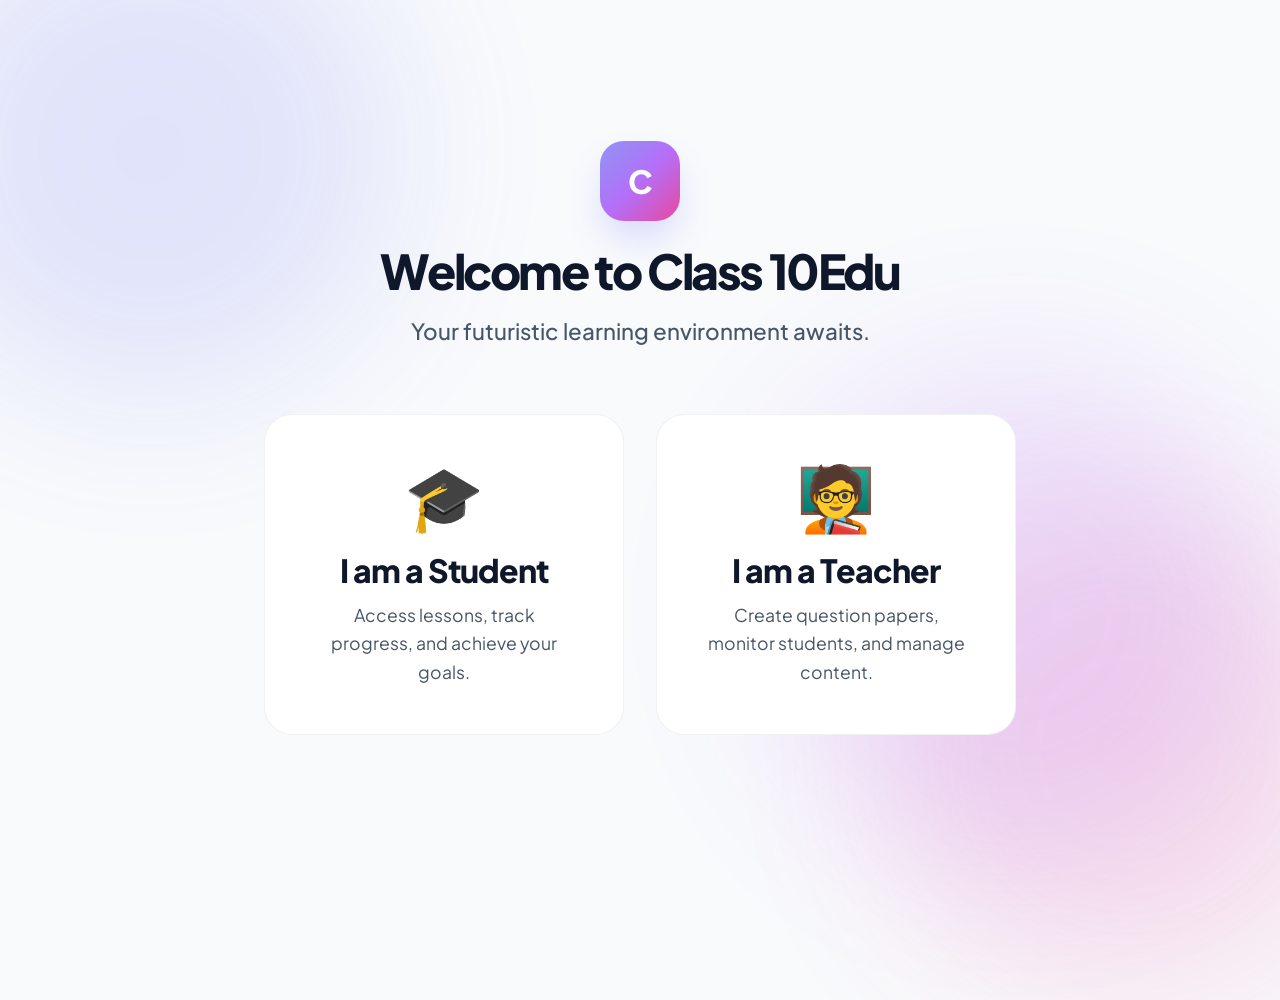
<file: app/src/main/assets/public/todo.html>
<!DOCTYPE html>
<html lang="en">
<head>
<meta charset="UTF-8"><meta name="viewport" content="width=device-width,initial-scale=1">
<title>Study Planner — Class 10Edu</title>
<link rel="stylesheet" href="css/style.css">
<style>
.todo-page-grid { display: grid; grid-template-columns: 1fr 275px; gap: 20px; }
.tips-wrap { display: flex; flex-direction: column; gap: 12px; }
.tip-card { background: var(--surf); border: 1px solid var(--bdr); border-radius: var(--r); padding: 13px 15px; position: relative; overflow: hidden; }
.tip-card::before { content: ''; position: absolute; top: 0; left: 0; right: 0; height: 2px; background: linear-gradient(90deg, transparent, var(--saffron-d), transparent); }
.tip-icon { font-size: 22px; margin-bottom: 6px; }
.tip-title { font-size: .82rem; font-weight: 700; color: var(--saffron-l); margin-bottom: 3px; font-family: var(--font-d); }
.tip-text { font-size: .77rem; color: var(--t2); line-height: 1.55; }
.prog-ring { display: flex; align-items: center; gap: 14px; }
.ring-num { font-family: var(--font-d); font-size: 2.2rem; font-weight: 700; color: var(--saffron-l); line-height: 1; }
@media(max-width:860px) { .todo-page-grid { grid-template-columns: 1fr } }
</style>
</head>
<body>
<div id="nb"></div>
<div class="page-layout">
  <div id="sb"></div>
  <main class="main-area">

    <div class="page-head au">
      <div class="breadcrumb"><a href="dashboard.html">Dashboard</a><span class="sep">›</span><span>Study Planner</span></div>
      <div style="display:flex;align-items:flex-start;justify-content:space-between;flex-wrap:wrap;gap:10px">
        <div>
          <h1>📋 <span class="accent">मेरे कार्य</span> &middot; My Tasks</h1>
          <div class="subtitle">Organise your study with priorities, due dates, marks weight and subject tags</div>
        </div>
        <button class="btn btn-gh btn-sm" onclick="TodoPage.clearDone()">🗑 Clear Done</button>
      </div>
    </div>

    <div class="stats-strip au-1" id="todo-stats"></div>

    <div class="todo-page-grid">
      <!-- LEFT: Add + List -->
      <div>
        <!-- Add Task -->
        <div class="premium-card au-2" style="margin-bottom:32px; padding:32px">
          <h2 style="margin-bottom:24px">Create Study Goal</h2>
          <div class="fg">
            <label>What are we learning today?</label>
            <input class="fc" id="ftText" placeholder="e.g. Revise Chemical Reactions" onkeydown="if(event.key==='Enter')TodoPage.addTask()">
          </div>
          <div style="display:grid; grid-template-columns: 1fr 1fr; gap:20px; margin-bottom:24px">
            <div class="fg">
              <label>Subject</label>
              <select class="fc" id="ftSubj">
                <option value="general">📋 General</option>
                <option value="mathematics">📐 Mathematics</option>
                <option value="science">🔬 Science</option>
                <option value="social-science">🌍 Social Science</option>
              </select>
            </div>
            <div class="fg">
              <label>Priority</label>
              <select class="fc" id="ftPri">
                <option value="normal">Normal</option>
                <option value="high">🔴 High Priority</option>
              </select>
            </div>
          </div>
          <div style="display:grid; grid-template-columns: 1fr 1fr; gap:20px; margin-bottom:32px">
            <div class="fg"><label>Due Date</label><input type="date" class="fc" id="ftDue"></div>
            <div class="fg"><label>Marks Weight</label><input type="number" class="fc" id="ftMarks" placeholder="e.g. 5"></div>
          </div>
          <button class="btn btn-primary" onclick="TodoPage.addTask()" style="width:100%">Add to Learning Path →</button>
        </div>

        <!-- Filters + Search -->
        <div style="display:flex; gap:16px; margin-bottom:24px; flex-wrap:wrap; align-items:center" class="au-3">
          <div class="filter-tabs" style="margin:0">
            <div class="ftab active" data-tf="all" onclick="TodoPage.setFilter('all')">All</div>
            <div class="ftab" data-tf="pending" onclick="TodoPage.setFilter('pending')">Pending</div>
            <div class="ftab" data-tf="done" onclick="TodoPage.setFilter('done')">Done</div>
          </div>
          <input class="fc" style="flex:1; min-width:200px" placeholder="🔍 Search goals..." oninput="TodoPage.searchQ=this.value.toLowerCase();TodoPage.render()">
        </div>

        <div class="todo-items au-4" id="fullTodoList"></div>
      </div>

      <!-- RIGHT: Progress + Tips -->
      <div class="au-2">
        <!-- Progress -->
        <div class="premium-card" style="padding:24px; margin-bottom:24px">
          <h3 style="margin-bottom:16px; font-size:0.9rem; text-transform:uppercase; letter-spacing:0.1em; color:var(--ink-4)">Session Progress</h3>
          <div style="display:flex; align-items:center; gap:20px; margin-bottom:20px">
            <div id="todo-pct" style="font-size:2.5rem; font-weight:900; color:var(--accent); line-height:1">0%</div>
            <div style="font-size:0.85rem; font-weight:600; color:var(--ink-3)">Goals Completed</div>
          </div>
          <div class="sc-pbar"><div class="sc-pfill" id="todo-pf" style="width:0%"></div></div>
        </div>

        <!-- Study Tips -->
        <div class="tips-wrap au-2">
          <div class="tip-card">
            <div class="tip-icon">⏰</div>
            <div class="tip-title">Pomodoro Technique</div>
            <div class="tip-text">Study 25 min → 5 min break. After 4 rounds take a long 20-min break.</div>
          </div>
          <div class="tip-card">
            <div class="tip-icon">⭐</div>
            <div class="tip-title">Tackle NCERT First</div>
            <div class="tip-text">CBSE board papers are 80–90% directly from NCERT. Master the book before guides.</div>
          </div>
          <div class="tip-card">
            <div class="tip-icon">🔄</div>
            <div class="tip-title">Spaced Repetition</div>
            <div class="tip-text">Review topics after 1 day, 3 days, 1 week, 1 month. This fixes memory long-term.</div>
          </div>
          <div class="tip-card">
            <div class="tip-icon">💤</div>
            <div class="tip-title">Sleep to Consolidate</div>
            <div class="tip-text">Memory is formed during deep sleep. 7–8 hours is non-negotiable before exams.</div>
          </div>
          <div class="tip-card">
            <div class="tip-icon">📝</div>
            <div class="tip-title">Past Papers Win</div>
            <div class="tip-text">Solve last 5 years' board papers. Pattern recognition beats any shortcut.</div>
          </div>
        </div>
      </div>
    </div>
  </main>
</div>
<script src="js/app.js"></script>
<script src="js/security.js"></script>
<script src="js/theme_todo.js"></script>

<script>
document.addEventListener('DOMContentLoaded', () => {
  App.initPage('todo');
  // Set today as minimum date
  const today = new Date().toISOString().split('T')[0];
  const dueFld = document.getElementById('ftDue');
  if (dueFld) dueFld.min = today;
  TodoPage.render();
});
</script>
</body>
</html>
</file>
<file: app/src/main/assets/public/css/style.css>
/* ═══════════════════════════════════════════════════════════
   VIDYA MANDIR — Design System v6 (PREMIUM)
   Modern · Cinematic · High-Depth · Production-Ready
   Typography: Inter (Display & Text)
   Motion: Spring & Fluid Easing
═══════════════════════════════════════════════════════════ */

@import url('https://fonts.googleapis.com/css2?family=Inter:wght@300;400;500;600;700;800;900&family=Plus+Jakarta+Sans:wght@400;500;600;700;800&family=JetBrains+Mono:wght@400;500&display=swap');

/* ── TOKENS ── */
:root {
  /* 60% Neutral Base - Refined Off-whites */
  --bg:       #F8FAFC;
  --bg-2:     #F1F5F9;
  --bg-3:     #E2E8F0;
  --bg-4:     #CBD5E1;
  --surface:  #FFFFFF;
  --surface-2:#F8FAFC;

  /* 30% Dark Structure - Deep Navy/Charcoal */
  --ink:      #0F172A;
  --ink-2:    #1E293B;
  --ink-3:    #475569;
  --ink-4:    #64748B;
  --ink-5:    #94A3B8;

  /* 10% Accent (Cinematic Violet/Blue) */
  --accent:   #6366F1;
  --accent-2: #818CF8;
  --accent-3: #4F46E5;
  --accent-bg:#EEF2FF;
  --accent-rgb: 99, 102, 241;
  
  /* Premium Gradients */
  --grad-primary: linear-gradient(135deg, #6366F1 0%, #A855F7 50%, #EC4899 100%);
  --grad-surface: linear-gradient(180deg, rgba(255,255,255,0.05) 0%, rgba(255,255,255,0) 100%);
  --grad-glow: radial-gradient(circle at center, rgba(var(--accent-rgb), 0.15) 0%, transparent 70%);

  /* Subject colours — Vibrant but balanced */
  --math-c:  #F59E0B; --math-bg:  #FFFBEB;
  --sci-c:   #10B981; --sci-bg:   #ECFDF5;
  --soc-c:   #F97316; --soc-bg:   #FFF7ED;
  --eng-c:   #3B82F6; --eng-bg:   #EFF6FF;

  /* Semantic & Depth */
  --border:  rgba(15,23,42,0.06);
  --border-2:rgba(15,23,42,0.1);
  --shadow-sm: 0 1px 2px 0 rgba(0, 0, 0, 0.05);
  --shadow:    0 10px 15px -3px rgba(0, 0, 0, 0.1), 0 4px 6px -2px rgba(0, 0, 0, 0.05);
  --shadow-lg: 0 20px 25px -5px rgba(0, 0, 0, 0.1), 0 10px 10px -5px rgba(0, 0, 0, 0.04);
  --shadow-xl: 0 25px 50px -12px rgba(0, 0, 0, 0.25);
  --shadow-accent: 0 20px 40px -10px rgba(99, 102, 241, 0.3);
  
  /* Glassmorphism */
  --glass-bg: rgba(255, 255, 255, 0.7);
  --glass-border: rgba(255, 255, 255, 0.4);

  /* Spacing */
  --nav-h:  72px;
  --sb-w:   280px;
  --r:      12px;
  --r-lg:   20px;
  --r-xl:   28px;
  --r-full: 9999px;

  /* Typography */
  --font:   'Plus Jakarta Sans', 'Inter', system-ui, -apple-system, sans-serif;
  --font-display: 'Plus Jakarta Sans', sans-serif;
  --mono:   'JetBrains Mono', monospace;

  /* Motion */
  --ease:   cubic-bezier(0.4, 0, 0.2, 1);
  --spring: cubic-bezier(0.34, 1.56, 0.64, 1);
  --t-fast: 150ms;
  --t:      250ms;
  --t-slow: 400ms;

  /* 3D & Depth */
  --persp: 1200px;
  --lift: -8px;
  --tilt: 2deg;
}

/* Dark mode - Cinematic Deep Blue */
[data-mode="dark"] {
  --bg:       #020617;
  --bg-2:     #0F172A;
  --bg-3:     #1E293B;
  --bg-4:     #334155;
  --surface:  #0F172A;
  --surface-2:#1E293B;
  --ink:      #F8FAFC;
  --ink-2:    #E2E8F0;
  --ink-3:    #94A3B8;
  --ink-4:    #64748B;
  --ink-5:    #475569;
  --border:   rgba(248,250,252,0.06);
  --border-2: rgba(248,250,252,0.12);
  --accent-bg:rgba(99,102,241,0.1);
  --glass-bg: rgba(15, 23, 42, 0.7);
  --glass-border: rgba(255, 255, 255, 0.05);
  --shadow-sm: 0 1px 2px 0 rgba(0, 0, 0, 0.5);
  --shadow:    0 10px 15px -3px rgba(0, 0, 0, 0.6);
  --shadow-lg: 0 20px 25px -5px rgba(0, 0, 0, 0.7);
  --shadow-accent: 0 20px 40px -10px rgba(99, 102, 241, 0.2);
}

/* ── RESET ── */
*,*::before,*::after { box-sizing:border-box; margin:0; padding:0; }
html { scroll-behavior:smooth; -webkit-text-size-adjust:100%; }
body {
  font-family: var(--font);
  background: var(--bg);
  color: var(--ink);
  min-height: 100vh;
  overflow-x: hidden;
  -webkit-font-smoothing: antialiased;
  line-height: 1.6;
  font-size: 16px;
}

/* ── TYPOGRAPHY ── */
h1,h2,h3,h4,h5,h6 { font-family: var(--font-display); font-weight: 800; letter-spacing: -0.03em; line-height: 1.2; }
h1 { font-size: clamp(2rem, 5vw, 3.5rem); }
h2 { font-size: clamp(1.5rem, 3vw, 2.25rem); }
h3 { font-size: 1.25rem; }
.subtitle { font-size: 1rem; color: var(--ink-3); font-weight: 500; }

/* ── UTILITIES ── */
.grad-text { background: var(--grad-primary); -webkit-background-clip: text; -webkit-text-fill-color: transparent; background-clip: text; }
.glow-on-hover:hover { box-shadow: var(--shadow-accent); }
.glass { background: var(--glass-bg); backdrop-filter: blur(12px); border: 1px solid var(--glass-border); }

/* ── ANIMATIONS ── */
/* Enhanced animations for publish-level quality */
@keyframes fadeInUp {
  from { opacity: 0; transform: translateY(30px) scale(0.95); }
  to { opacity: 1; transform: translateY(0) scale(1); }
}

@keyframes slideInLeft {
  from { opacity: 0; transform: translateX(-30px) scale(0.95); }
  to { opacity: 1; transform: translateX(0) scale(1); }
}

@keyframes slideInRight {
  from { opacity: 0; transform: translateX(30px) scale(0.95); }
  to { opacity: 1; transform: translateX(0) scale(1); }
}

@keyframes shimmer {
  0% { background-position: -200% 0; }
  100% { background-position: 200% 0; }
}

@keyframes pulse {
  0%, 100% { transform: scale(1); opacity: 1; }
  50% { transform: scale(1.05); opacity: 0.8; }
}

@keyframes glow {
  0%, 100% { box-shadow: 0 0 5px rgba(var(--accent-rgb), 0.5); }
  50% { box-shadow: 0 0 20px rgba(var(--accent-rgb), 0.8), 0 0 30px rgba(var(--accent-rgb), 0.4); }
}

/* Animation utility classes */
.fade-in-up { animation: fadeInUp 0.6s var(--spring) forwards; }
.slide-in-left { animation: slideInLeft 0.5s var(--spring) forwards; }
.slide-in-right { animation: slideInRight 0.5s var(--spring) forwards; }
.shimmer {
  background: linear-gradient(90deg, transparent, rgba(255,255,255,0.3), transparent);
  background-size: 200% 100%;
  animation: shimmer 2s infinite;
}
.pulse { animation: pulse 2s infinite; }
.glow { animation: glow 2s infinite; }

/* Staggered animations */
.au-1 { animation-delay: 0.1s; }
.au-2 { animation-delay: 0.2s; }
.au-3 { animation-delay: 0.3s; }
.au-4 { animation-delay: 0.4s; }
.au-5 { animation-delay: 0.5s; }

/* Premium hover effects */
.hover-lift {
  transition: all 0.3s var(--spring);
}
.hover-lift:hover {
  transform: translateY(-8px) scale(1.02);
  box-shadow: var(--shadow-xl), 0 0 30px rgba(var(--accent-rgb), 0.2);
}

.hover-glow {
  transition: all 0.3s var(--spring);
}
.hover-glow:hover {
  box-shadow: var(--shadow-lg), 0 0 25px rgba(var(--accent-rgb), 0.3);
  border-color: var(--accent);
}

@keyframes scaleIn { from { opacity: 0; transform: scale(0.95); } to { opacity: 1; transform: scale(1); } }
@keyframes float { 0%, 100% { transform: translateY(0); } 50% { transform: translateY(-10px); } }

.au   { animation: slideUp var(--t) var(--ease) both; }
.au-1 { animation: slideUp var(--t) 100ms var(--ease) both; }
.au-2 { animation: slideUp var(--t) 200ms var(--ease) both; }
.au-3 { animation: slideUp var(--t) 300ms var(--ease) both; }
.au-4 { animation: slideUp var(--t) 400ms var(--ease) both; }

/* ── DEPTH SYSTEM ── */
.premium-card {
  background: var(--surface);
  border: 1px solid var(--border);
  border-radius: var(--r-lg);
  box-shadow: var(--shadow);
  transition: all var(--t) var(--ease);
  position: relative;
  overflow: hidden;
}
.premium-card:hover {
  transform: translateY(var(--lift)) rotateX(var(--tilt));
  box-shadow: var(--shadow-lg);
  border-color: var(--border-2);
}
.premium-card::before {
  content: '';
  position: absolute;
  inset: 0;
  background: var(--grad-surface);
  pointer-events: none;
}
.premium-card::after {
  content: '';
  position: absolute;
  top: 0; left: 0; right: 0; height: 1px;
  background: linear-gradient(90deg, transparent, rgba(255,255,255,0.4), transparent);
  opacity: 0; transition: opacity var(--t);
}
.premium-card:hover::after { opacity: 1; }

.card-3d:hover, .subj-card:hover, .stat-card:hover, .quick-act:hover, .feat-card:hover, .t-card:hover {
  transform: translateY(calc(var(--lift) * -0.65)) rotateX(var(--tilt));
  box-shadow: var(--shadow-lg);
}
.card-3d::after, .subj-card::after, .stat-card::after, .quick-act::after, .feat-card::after, .t-card::after {
  content:'';
  position:absolute; inset:0;
  background: radial-gradient(1200px 260px at 10% 0%, rgba(255,255,255,.10), transparent 50%),
              radial-gradient(900px 260px at 90% 10%, rgba(var(--accent-rgb),.07), transparent 55%);
  opacity: .0;
  pointer-events:none;
  transition: opacity var(--t-slow) var(--ease);
}
[data-mode="dark"] .card-3d::after,
[data-mode="dark"] .subj-card::after,
[data-mode="dark"] .stat-card::after,
[data-mode="dark"] .quick-act::after,
[data-mode="dark"] .feat-card::after,
[data-mode="dark"] .t-card::after {
  background: radial-gradient(1200px 260px at 10% 0%, rgba(255,255,255,.06), transparent 55%),
              radial-gradient(900px 260px at 90% 10%, rgba(var(--accent-rgb),.08), transparent 60%);
}
.card-3d:hover::after, .subj-card:hover::after, .stat-card:hover::after, .quick-act:hover::after, .feat-card:hover::after, .t-card:hover::after { opacity: 1; }

/* ── SCROLL ANIMS: smoother + less jumpy ── */
@keyframes fadeUp { from{opacity:0;transform:translate3d(0,14px,0);filter:blur(2px)} to{opacity:1;transform:translate3d(0,0,0);filter:blur(0)} }
.au   { animation:fadeUp .46s var(--ease) both; }
.au-1 { animation:fadeUp .46s .06s var(--ease) both; }
.au-2 { animation:fadeUp .46s .12s var(--ease) both; }
.au-3 { animation:fadeUp .46s .18s var(--ease) both; }
.au-4 { animation:fadeUp .46s .24s var(--ease) both; }
a { text-decoration:none; color:inherit; }
button { cursor:pointer; font-family:var(--font); border:none; background:none; color:inherit; }
input,select,textarea { font-family:var(--font); }
ul { list-style:none; }
img { max-width:100%; display:block; }
::-webkit-scrollbar { width:5px; height:5px; }
::-webkit-scrollbar-track { background:transparent; }
::-webkit-scrollbar-thumb { background:var(--accent); border-radius:99px; opacity:.5; }
* { -webkit-tap-highlight-color:transparent; }

/* ── TYPOGRAPHY ── */
.h1 { font-size:2rem;   font-weight:800; line-height:1.1; letter-spacing:-.03em; }
.h2 { font-size:1.4rem; font-weight:700; line-height:1.2; letter-spacing:-.02em; }
.h3 { font-size:1.1rem; font-weight:700; line-height:1.3; }
.h4 { font-size:.9rem;  font-weight:600; line-height:1.4; }
.label { font-size:.68rem; font-weight:700; text-transform:uppercase; letter-spacing:.1em; color:var(--ink-3); }
.mono { font-family:var(--mono); }

/* ── LAYOUT ── */
.page-layout { display:flex; padding-top:var(--nav-h); min-height:100vh; }
.main-area   { flex:1; margin-left:var(--sb-w); padding:28px 28px 48px; min-height:calc(100vh - var(--nav-h)); }
@media(max-width:780px) { :root{--sb-w:0px} .main-area{margin-left:0;padding:18px 16px 80px;} }

/* ── NAVBAR ── */
.topnav {
  position:fixed; top:0; left:0; right:0;
  height:var(--nav-h);
  background: var(--glass-bg);
  backdrop-filter: blur(16px) saturate(180%);
  border-bottom: 1px solid var(--border);
  display:flex; align-items:center; padding:0 32px; gap:24px;
  z-index:1000;
  box-shadow: var(--shadow-sm);
}
[data-mode="dark"] .topnav { background: rgba(15, 23, 42, 0.8); }

.nav-brand { display:flex; align-items:center; gap:12px; text-decoration:none; }
.nav-gem {
  width:42px; height:42px; border-radius:12px;
  background: var(--grad-primary);
  display:flex; align-items:center; justify-content:center;
  font-size:20px; color:#fff; font-weight:900;
  box-shadow: var(--shadow-accent);
  position:relative; overflow:hidden;
}
.nav-gem::after { content:''; position:absolute; inset:0; background: linear-gradient(135deg, rgba(255,255,255,0.3), transparent); }
.nav-title { font-size:1.15rem; font-weight:800; color:var(--ink); letter-spacing:-0.03em; }
.nav-sub { font-size:0.6rem; color:var(--accent); letter-spacing:0.15em; text-transform:uppercase; font-weight:800; }

.nav-search { flex:1; max-width:440px; position:relative; }
.nav-search input {
  width:100%; height:44px;
  background: var(--bg-2); border: 1.5px solid var(--border);
  border-radius: 14px; padding: 0 16px 0 44px;
  color:var(--ink); font-size:0.9rem; font-weight: 500; outline:none;
  transition:all var(--t) var(--ease);
}
.nav-search input:focus { 
  background: var(--surface); 
  border-color: var(--accent); 
  box-shadow: 0 0 0 4px rgba(var(--accent-rgb), 0.1); 
  width: 105%;
}
.nav-sico { position:absolute; left:16px; top:50%; transform:translateY(-50%); color:var(--ink-4); font-size:16px; pointer-events:none; }

.nav-right { display:flex; align-items:center; gap:12px; margin-left:auto; }
.nav-ic {
  width:44px; height:44px; border-radius:12px;
  display:flex; align-items:center; justify-content:center;
  background: var(--bg-2); border: 1.5px solid var(--border);
  color:var(--ink-3); font-size:18px; transition:all var(--t); cursor:pointer;
}
.nav-ic:hover { 
  background: var(--accent-bg); 
  border-color: var(--accent); 
  color: var(--accent); 
  transform: translateY(-2px); 
}

.user-pill {
  display:flex; align-items:center; gap:10px; padding:6px 16px 6px 6px;
  background: var(--bg-2); border: 1.5px solid var(--border); border-radius: 100px;
  cursor:pointer; transition:all var(--t);
}
.user-pill:hover { border-color: var(--accent); background: var(--surface); transform: translateY(-2px); }
.user-av {
  width:32px; height:32px; border-radius:50%;
  background: var(--grad-primary);
  display:flex; align-items:center; justify-content:center;
  font-weight:900; font-size:0.8rem; color:#fff;
}
.user-nm { font-size:0.85rem; font-weight:700; color:var(--ink); }

/* ── SIDEBAR ── */
.sidebar {
  width:var(--sb-w); position:fixed; top:var(--nav-h); left:0; bottom:0;
  background: var(--surface); border-right: 1px solid var(--border);
  padding: 32px 16px; display:flex; flex-direction:column; gap:8px;
  z-index: 900;
}
.sb-lbl { font-size:0.65rem; font-weight:800; text-transform:uppercase; letter-spacing:0.1em; color:var(--ink-5); padding: 0 12px 8px; }
.sb-link {
  display:flex; align-items:center; gap:12px; padding: 12px 16px;
  border-radius: 14px; color: var(--ink-3); font-size:0.9rem; font-weight:600;
  transition:all var(--t) var(--ease); text-decoration:none;
}
.sb-link:hover { background: var(--bg-2); color: var(--ink); transform: translateX(4px); }
.sb-link.on { 
  background: var(--accent-bg); 
  color: var(--accent); 
  box-shadow: inset 0 0 0 1px rgba(var(--accent-rgb), 0.1);
}
.sb-icon { font-size: 20px; width: 24px; text-align: center; }

/* ── DASHBOARD PREMIUM ── */
.main-area { margin-left: var(--sb-w); padding: 40px 48px; min-height: 100vh; }
@media (max-width: 1024px) { .main-area { margin-left: 0; padding: 32px 24px; } }

.page-head { margin-bottom: 40px; }
.page-head h1 { margin-top: 8px; }

/* Stats Grid */
.stats-strip { display:grid; grid-template-columns: repeat(4, 1fr); gap: 24px; margin-bottom: 40px; }
.stat-card {
  background: var(--surface); border: 1px solid var(--border); border-radius: var(--r-lg);
  padding: 24px; display:flex; flex-direction: column; gap: 16px;
  transition: all var(--t) var(--ease);
}
.stat-card:hover { transform: translateY(-8px); box-shadow: var(--shadow-lg); border-color: var(--accent); }
.stat-top { display: flex; align-items: center; justify-content: space-between; }
.stat-ico { width: 48px; height: 48px; border-radius: 14px; background: var(--accent-bg); display: flex; align-items: center; justify-content: center; font-size: 24px; }
.stat-val { font-size: 2.25rem; font-weight: 900; color: var(--ink); letter-spacing: -0.04em; line-height: 1; }
.stat-lbl { font-size: 0.8rem; font-weight: 600; color: var(--ink-4); text-transform: uppercase; letter-spacing: 0.05em; }

/* Continue Learning Hero */
.continue-card {
  background: var(--ink); color: #fff;
  border-radius: var(--r-xl); padding: 48px;
  display: flex; align-items: center; justify-content: space-between;
  margin-bottom: 48px; position: relative; overflow: hidden;
  box-shadow: var(--shadow-xl);
}
.continue-card::before {
  content: ''; position: absolute; inset: 0;
  background: radial-gradient(circle at 70% 50%, rgba(var(--accent-rgb), 0.4), transparent 70%);
  pointer-events: none;
}
.cont-content { position: relative; z-index: 1; max-width: 60%; }
.cont-label { font-size: 0.75rem; font-weight: 800; color: var(--accent-2); text-transform: uppercase; letter-spacing: 0.2em; margin-bottom: 12px; }
.cont-title { font-size: 2.5rem; font-weight: 900; margin-bottom: 16px; line-height: 1.1; }
.cont-sub { font-size: 1.1rem; color: var(--ink-5); margin-bottom: 32px; }

.cont-visual { position: relative; z-index: 1; }
.progress-ring-lg { width: 140px; height: 140px; position: relative; }
.progress-ring-svg { transform: rotate(-90deg); }
.progress-ring-bg { fill: none; stroke: rgba(255,255,255,0.1); stroke-width: 8; }
.progress-ring-fill { fill: none; stroke: var(--accent); stroke-width: 8; stroke-linecap: round; transition: stroke-dashoffset 1s ease-out; }
.progress-val { position: absolute; inset: 0; display: flex; align-items: center; justify-content: center; font-size: 1.5rem; font-weight: 900; }

/* Subject Cards */
.subjects-grid { display:grid; grid-template-columns: repeat(auto-fill, minmax(320px, 1fr)); gap: 24px; }
.subj-card {
  background: var(--surface); border: 1px solid var(--border); border-radius: var(--r-xl);
  padding: 32px; transition: all var(--t) var(--ease); position: relative;
  overflow: hidden;
}
.subj-card:hover { transform: translateY(-12px); box-shadow: var(--shadow-lg); border-color: var(--sc-c); }
.subj-card::after {
  content: '';
  position: absolute;
  left: var(--glow-x, 50%);
  top: var(--glow-y, 50%);
  transform: translate(-50%, -50%);
  width: 250px;
  height: 250px;
  background: radial-gradient(circle, rgba(var(--accent-rgb), 0.1) 0%, transparent 70%);
  opacity: 0;
  transition: opacity 0.4s ease;
  pointer-events: none;
}
.subj-card:hover::after {
  opacity: 1;
}
.sc-top { display: flex; align-items: center; justify-content: space-between; margin-bottom: 24px; }
.sc-icon { width: 64px; height: 64px; border-radius: 20px; background: var(--sc-bg); display: flex; align-items: center; justify-content: center; font-size: 32px; }
.sc-info h3 { font-size: 1.5rem; margin-bottom: 8px; }
.sc-desc { font-size: 0.95rem; color: var(--ink-4); line-height: 1.5; margin-bottom: 24px; }

.sc-progress { margin-bottom: 24px; }
.sc-pbar { height: 8px; background: var(--bg-2); border-radius: 100px; overflow: hidden; margin-bottom: 12px; }
.sc-pfill { height: 100%; background: var(--sc-c); border-radius: 100px; width: 0; transition: width 1s ease-in-out; }
.in-view .sc-pfill { width: var(--pct, 0%); }
.sc-pmeta { display: flex; justify-content: space-between; font-size: 0.85rem; font-weight: 700; color: var(--ink-3); }

/* Buttons - Enhanced with premium animations */
.btn {
  display: inline-flex; align-items: center; justify-content: center; gap: 10px;
  padding: 14px 28px; border-radius: 16px; font-size: 0.95rem; font-weight: 800;
  transition: all var(--t) var(--spring); cursor: pointer; border: none;
  font-family: var(--font-display); position: relative; overflow: hidden;
}
.btn::before {
  content: ''; position: absolute; top: 0; left: -100%; width: 100%; height: 100%;
  background: linear-gradient(90deg, transparent, rgba(255,255,255,0.2), transparent);
  transition: left 0.5s var(--spring);
}
.btn:hover::before { left: 100%; }
.btn-primary { 
  background: var(--grad-primary); color: #fff; 
  box-shadow: var(--shadow-accent); border: 2px solid transparent;
}
.btn-primary:hover { 
  transform: translateY(-4px) scale(1.02); 
  box-shadow: var(--shadow-xl), 0 0 20px rgba(var(--accent-rgb), 0.3);
  border-color: var(--accent-2);
}
.btn-secondary { 
  background: var(--surface); color: var(--ink); 
  border: 2px solid var(--border); backdrop-filter: blur(10px);
}
.btn-secondary:hover { 
  background: var(--accent-bg); border-color: var(--accent); 
  transform: translateY(-2px) scale(1.02); box-shadow: var(--shadow-lg);
}
.btn-sm { padding: 8px 16px; font-size: 0.85rem; }

/* Premium Cards */
.premium-card {
  background: var(--surface); border: 1.5px solid var(--border);
  border-radius: var(--r-lg); box-shadow: var(--shadow);
  transition: all var(--t) var(--spring); position: relative; overflow: hidden;
}
.premium-card::before {
  content: ''; position: absolute; top: 0; left: 0; right: 0; height: 1px;
  background: var(--grad-primary); opacity: 0; transition: opacity var(--t);
}
.premium-card:hover {
  transform: translateY(-4px); box-shadow: var(--shadow-xl);
  border-color: var(--accent);
}
.premium-card:hover::before { opacity: 1; }

/* Enhanced Chips */
.chip {
  display: inline-flex; align-items: center; gap: 6px; padding: 6px 12px;
  background: var(--bg-2); border: 1px solid var(--border);
  border-radius: 20px; font-size: 0.75rem; font-weight: 600;
  color: var(--ink-2); transition: all var(--t) var(--spring);
}
.chip:hover { transform: translateY(-1px); background: var(--accent-bg); border-color: var(--accent); }
.chip.chip-b { background: var(--accent-bg); color: var(--accent); border-color: var(--accent); }
.chip.chip-tl { background: var(--sci-bg); color: var(--sci-c); border-color: var(--sci-c); }

/* AI Doubts Widget */
.ai-widget {
  position: fixed; bottom: 32px; right: 32px; z-index: 1000;
}
.ai-btn {
  width: 64px; height: 64px; border-radius: 24px; background: var(--grad-primary);
  display: flex; align-items: center; justify-content: center; font-size: 28px;
  color: #fff; box-shadow: var(--shadow-accent); cursor: pointer; transition: all var(--t) var(--spring);
}
.ai-btn:hover { transform: scale(1.1) rotate(5deg); }
.ai-panel {
  position: absolute; bottom: 80px; right: 0; width: 360px; height: 500px;
  background: var(--surface); border-radius: var(--r-xl); box-shadow: var(--shadow-xl);
  display: flex; flex-direction: column; overflow: hidden;
  transform: translateY(20px) scale(0.95); opacity: 0; pointer-events: none;
  transition: all var(--t) var(--ease);
}
.ai-panel.open { transform: translateY(0) scale(1); opacity: 1; pointer-events: all; }
.ai-head { padding: 24px; background: var(--ink); color: #fff; display: flex; align-items: center; gap: 12px; }
.ai-body { flex: 1; padding: 20px; overflow-y: auto; display: flex; flex-direction: column; gap: 16px; }
.ai-msg { padding: 12px 16px; border-radius: 16px; max-width: 85%; font-size: 0.9rem; }
.ai-msg.bot { background: var(--bg-2); color: var(--ink); border-bottom-left-radius: 4px; }
.ai-msg.user { background: var(--accent); color: #fff; align-self: flex-end; border-bottom-right-radius: 4px; }
.ai-foot { padding: 16px; border-top: 1px solid var(--border); display: flex; gap: 10px; }
.ai-input { flex: 1; border: none; background: var(--bg-2); padding: 12px 16px; border-radius: 12px; outline: none; font-size: 0.9rem; }

.ai-msg.bot.typing { display: flex; align-items: center; gap: 4px; }
.ai-msg.bot.typing span { width: 8px; height: 8px; background-color: var(--ink-4); border-radius: 50%; animation: typing-pulse 1.4s infinite; }
.ai-msg.bot.typing span:nth-child(1) { animation-delay: 0s; }
.ai-msg.bot.typing span:nth-child(2) { animation-delay: 0.2s; }
.ai-msg.bot.typing span:nth-child(3) { animation-delay: 0.4s; }

@keyframes typing-pulse {
  0%, 100% { opacity: 0.3; transform: scale(0.8); }
  50% { opacity: 1; transform: scale(1); }
}

/* ── ADAPTIVE LAYOUT ── */
@media (max-width: 768px) {
  .stats-strip { grid-template-columns: repeat(2, 1fr); gap: 16px; }
  .continue-card { padding: 32px; flex-direction: column; text-align: center; gap: 32px; }
  .cont-content { max-width: 100%; }
  .subjects-grid { grid-template-columns: 1fr; }
  .nav-search { display: none; }
  .topnav { padding: 0 16px; }
}

/* ── CHAPTER ROWS ── */
.ch-list { display:flex; flex-direction:column; gap:8px; }
.ch-row {
  display:flex; align-items:center; gap:12px; padding:14px 18px;
  background:var(--surface); border:1.5px solid var(--border); border-radius:var(--r);
  cursor:pointer; text-decoration:none; color:inherit; min-height:56px;
  transition:all var(--t) var(--ease); position:relative; overflow:hidden;
}
.ch-row::before { content:''; position:absolute; left:0; top:0; bottom:0; width:3px; background:transparent; transition:background var(--t); }
.ch-row:hover { border-color:var(--accent); box-shadow:var(--shadow); transform:translateX(4px); }
.ch-row:hover::before { background:var(--accent); }
.ch-row.done::before { background:var(--sci-c); }
.ch-num { width:36px; height:36px; border-radius:9px; background:var(--bg-2); border:1.5px solid var(--border); display:flex; align-items:center; justify-content:center; font-family:var(--mono); font-size:.78rem; font-weight:500; color:var(--ink-3); flex-shrink:0; transition:all var(--t); }
.ch-row:hover .ch-num { background:var(--accent); color:#fff; border-color:var(--accent); }
.ch-row.done .ch-num  { background:var(--sci-bg); color:var(--sci-c); border-color:var(--sci-c); }
.ch-info { flex:1; min-width:0; }
.ch-title  { font-size:.9rem; font-weight:700; color:var(--ink); margin-bottom:3px; }
.ch-metas  { display:flex; gap:8px; font-size:.7rem; color:var(--ink-4); flex-wrap:wrap; align-items:center; }
.ch-arrow  { color:var(--ink-5); font-size:12px; transition:all var(--t); flex-shrink:0; }
.ch-row:hover .ch-arrow { transform:translateX(3px); color:var(--accent); }

/* ── CHAPTER PAGE GRID ── */
.ch-grid { display:grid; grid-template-columns:1fr 280px; gap:18px; }
@media(max-width:900px) { .ch-grid { grid-template-columns:1fr; } }
.sec-head { padding:13px 17px; border-bottom:1px solid var(--border); display:flex; align-items:center; justify-content:space-between; }
.sec-head h3 { font-size:.9rem; font-weight:700; color:var(--ink); display:flex; align-items:center; gap:7px; }

/* Video */
.vid-wrap  { background:var(--surface); border:1.5px solid var(--border); border-radius:var(--r-lg); overflow:hidden; margin-bottom:14px; box-shadow:var(--shadow); }
.vid-embed { position:relative; width:100%; padding-bottom:56.25%; background:#000; overflow:hidden; }
.vid-embed iframe { position:absolute; top:0; left:0; width:100%; height:100%; border:none; }
.vid-meta  { padding:13px 17px; border-top:1px solid var(--border); display:flex; align-items:center; gap:10px; flex-wrap:wrap; }
.vid-meta h3 { font-size:.9rem; font-weight:700; flex:1; }

/* Lesson list */
.lesson-card { background:var(--surface); border:1.5px solid var(--border); border-radius:var(--r); overflow:hidden; margin-bottom:14px; }
.lesson-row { display:flex; align-items:center; gap:10px; padding:11px 16px; cursor:pointer; border-bottom:1px solid var(--border); transition:background var(--t); min-height:48px; }
.lesson-row:last-child { border-bottom:none; }
.lesson-row:hover  { background:var(--accent-bg); }
.lesson-row.active { background:var(--accent-bg); border-left:3px solid var(--accent); }
.lesson-n { width:28px; height:28px; border-radius:7px; background:var(--bg-2); display:flex; align-items:center; justify-content:center; font-size:.72rem; font-weight:700; color:var(--ink-3); flex-shrink:0; transition:all var(--t); }
.lesson-row.active .lesson-n { background:var(--accent); color:#fff; }
.lesson-title { font-size:.84rem; font-weight:600; color:var(--ink-2); flex:1; }
.lesson-dur   { font-size:.7rem; color:var(--ink-4); }

@media (max-width: 768px) {
  .lesson-row {
    min-height: 56px;
    padding: 14px 14px;
    gap: 12px;
  }

  .lesson-title {
    font-size: .9rem;
    line-height: 1.25;
  }

  .lesson-dur {
    font-size: .75rem;
  }

  .lesson-n {
    width: 32px;
    height: 32px;
    border-radius: 10px;
    font-size: .78rem;
  }
}

/* Notes */
.notes-card { background:var(--surface); border:1.5px solid var(--border); border-radius:var(--r); overflow:hidden; margin-bottom:14px; }
.notes-body { padding:18px; max-height:500px; overflow-y:auto; font-size:.87rem; line-height:1.8; color:var(--ink-2); }
.n-intro   { background:var(--accent-bg); border-radius:9px; padding:12px; border-left:3px solid var(--accent); margin-bottom:12px; font-style:italic; color:var(--ink-2); }
.n-head    { font-size:1rem; font-weight:700; color:var(--ink); margin:15px 0 7px; display:flex; align-items:center; gap:7px; }
.n-head::before { content:''; width:4px; height:16px; background:var(--accent); border-radius:2px; display:inline-block; flex-shrink:0; }
.n-text    { margin-bottom:9px; white-space:pre-line; color:var(--ink-2); }
.n-kp      { display:flex; align-items:flex-start; gap:8px; background:var(--bg-2); border-radius:9px; padding:10px 12px; margin-bottom:8px; border-left:3px solid var(--math-c); }
.n-kp::before { content:'★'; color:var(--math-c); flex-shrink:0; font-size:11px; margin-top:3px; }
.n-formula { font-family:var(--mono); background:var(--bg-3); border-radius:8px; padding:10px 14px; margin-bottom:9px; color:var(--accent); font-size:.84rem; white-space:pre-wrap; border-left:3px solid var(--accent); }
.n-example { background:var(--bg-2); border-radius:10px; padding:13px; margin-bottom:9px; }
.n-q { font-weight:700; margin-bottom:6px; font-size:.83rem; }
.n-a { color:var(--sci-c); font-family:var(--mono); font-size:.81rem; background:var(--sci-bg); padding:7px 10px; border-radius:6px; white-space:pre-wrap; }

/* NCERT topics */
.topics-card { background:var(--surface); border:1.5px solid var(--border); border-radius:var(--r); overflow:hidden; margin-bottom:14px; }
.topic-row   { display:flex; align-items:flex-start; gap:10px; padding:11px 17px; border-bottom:1px solid var(--border); }
.topic-row:last-child { border-bottom:none; }
.topic-n     { width:22px; height:22px; border-radius:6px; background:var(--accent-bg); color:var(--accent); display:flex; align-items:center; justify-content:center; font-size:.68rem; font-weight:800; flex-shrink:0; margin-top:1px; }
.topic-text  { flex:1; font-size:.84rem; color:var(--ink-2); line-height:1.5; }
.topic-marks { font-size:.69rem; font-weight:800; color:var(--accent); padding:2px 8px; background:var(--accent-bg); border-radius:99px; flex-shrink:0; }

/* PDF */
.pdf-card    { background:var(--surface); border:1.5px solid var(--border); border-radius:var(--r); overflow:hidden; margin-bottom:14px; }
.pdf-row     { display:flex; align-items:center; gap:9px; padding:10px 16px; cursor:pointer; transition:background var(--t); border-bottom:1px solid var(--border); min-height:48px; }
.pdf-row:last-child { border-bottom:none; }
.pdf-row:hover { background:var(--accent-bg); }

/* ── QUIZ ── */
.quiz-card { background:var(--surface); border:1.5px solid var(--border); border-radius:var(--r); overflow:hidden; margin-bottom:14px; }
.quiz-body  { padding:18px; }
.qpbar      { height:4px; background:var(--bg-3); border-radius:99px; overflow:hidden; margin-bottom:16px; }
.qpfill     { height:100%; background:linear-gradient(90deg,var(--accent),var(--accent-2)); border-radius:99px; transition:width .5s var(--ease); }
.q-label    { font-size:.69rem; font-weight:700; color:var(--ink-3); text-transform:uppercase; letter-spacing:.07em; margin-bottom:6px; display:block; }
.q-text     { font-size:.95rem; font-weight:700; color:var(--ink); margin-bottom:14px; line-height:1.5; }
.q-opts     { display:grid; gap:7px; }
.q-opt      { display:flex; align-items:center; gap:10px; padding:12px 14px; background:var(--bg-2); border:1.5px solid var(--border); border-radius:10px; cursor:pointer; font-size:.86rem; color:var(--ink-2); transition:all var(--t); text-align:left; min-height:48px; }
.q-lbl      { width:26px; height:26px; border-radius:7px; border:1.5px solid var(--border-2); display:flex; align-items:center; justify-content:center; font-size:.71rem; font-weight:700; color:var(--ink-3); flex-shrink:0; font-family:var(--mono); transition:all var(--t); }
.q-opt:hover  { border-color:var(--accent); background:var(--accent-bg); color:var(--ink); }
.q-opt:hover .q-lbl { border-color:var(--accent); color:var(--accent); }
.q-opt.sel  { border-color:var(--accent); background:var(--accent-bg); color:var(--ink); }
.q-opt.sel .q-lbl { background:var(--accent); border-color:var(--accent); color:#fff; }
.q-opt.ok   { border-color:var(--sci-c); background:var(--sci-bg); }
.q-opt.ok .q-lbl { background:var(--sci-c); border-color:var(--sci-c); color:#fff; }
.q-opt.ng   { border-color:#EF4444; background:#FFF1F1; }
.q-opt.ng .q-lbl { background:#EF4444; border-color:#EF4444; color:#fff; }
.q-fb { margin-top:9px; padding:9px 13px; border-radius:9px; font-size:.83rem; display:none; }
.q-fb.show { display:block; }
.q-fb.ok   { background:var(--sci-bg); color:var(--sci-c); border-left:3px solid var(--sci-c); }
.q-fb.ng   { background:#FFF1F1; color:#EF4444; border-left:3px solid #EF4444; }
.q-acts    { display:flex; gap:8px; margin-top:14px; flex-wrap:wrap; }
.quiz-result { text-align:center; padding:24px 18px; }
.qr-em     { font-size:56px; margin-bottom:10px; display:block; animation:bounceIn .5s var(--spring); }
@keyframes bounceIn { from{transform:scale(0)} to{transform:scale(1)} }
.qr-score  { font-size:3rem; font-weight:800; color:var(--accent); letter-spacing:-.04em; line-height:1; }
.qr-sub    { font-size:.85rem; color:var(--ink-3); margin:6px 0 18px; }

/* Side cards */
.side-card { background:var(--surface); border:1.5px solid var(--border); border-radius:var(--r); overflow:hidden; margin-bottom:12px; }
.teacher-row { display:flex; align-items:center; gap:9px; padding:9px 14px; }
.teacher-av  { width:32px; height:32px; border-radius:9px; display:flex; align-items:center; justify-content:center; font-weight:800; font-size:.8rem; flex-shrink:0; }
.ch-nav-link { display:flex; align-items:center; gap:7px; padding:9px 11px; font-size:.78rem; color:var(--ink-3); text-decoration:none; border-radius:7px; margin:2px 8px; transition:all var(--t); font-weight:600; min-height:40px; }
.ch-nav-link:hover  { background:var(--bg-2); color:var(--ink); }
.ch-nav-link.active { background:var(--accent-bg); color:var(--accent); }
.ch-nav-n    { width:20px; height:20px; border-radius:5px; background:var(--bg-2); display:flex; align-items:center; justify-content:center; font-size:.65rem; font-weight:700; color:var(--ink-4); flex-shrink:0; }
.ch-nav-link.done-ch .ch-nav-n { background:var(--sci-bg); color:var(--sci-c); }

/* ── BUTTONS ── */
.btn { display:inline-flex; align-items:center; justify-content:center; gap:7px; padding:9px 18px; border-radius:10px; font-size:.85rem; font-weight:700; transition:all var(--t) var(--ease); cursor:pointer; border:none; white-space:nowrap; font-family:var(--font); min-height:40px; }
.btn-b  { background:var(--accent); color:#fff; box-shadow:0 4px 14px rgba(var(--accent-rgb),.3); }
.btn-b:hover { background:var(--accent-3); transform:translateY(-2px); box-shadow:0 6px 20px rgba(var(--accent-rgb),.4); }
.btn-gh { background:transparent; color:var(--ink-2); border:1.5px solid var(--border-2); }
.btn-gh:hover { background:var(--bg-2); border-color:var(--accent); color:var(--accent); }
.btn-tl { background:var(--sci-bg); color:var(--sci-c); border:1.5px solid var(--sci-c); }
.btn-tl:hover { background:var(--sci-c); color:#fff; }
.btn-ac { background:var(--accent-bg); color:var(--accent); border:1.5px solid var(--accent); }
.btn-ac:hover { background:var(--accent); color:#fff; }
.btn-dn { background:#FFF1F1; color:#EF4444; border:1.5px solid #EF4444; }
.btn-dn:hover { background:#EF4444; color:#fff; }
.btn-sm { padding:6px 13px; font-size:.78rem; border-radius:8px; min-height:36px; }
.btn-lg { padding:13px 28px; font-size:.95rem; border-radius:13px; min-height:48px; }
.btn:disabled { opacity:.35; pointer-events:none; }

/* ── CHIPS ── */
.chip { display:inline-flex; align-items:center; gap:4px; padding:3px 9px; border-radius:99px; font-size:.69rem; font-weight:700; }
.chip-b  { background:var(--accent-bg); color:var(--accent); }
.chip-a  { background:#FFF1F1; color:#EF4444; }
.chip-tl { background:var(--sci-bg); color:var(--sci-c); }
.chip-nc { background:var(--math-bg); color:var(--math-c); }
.chip-or { background:var(--soc-bg); color:var(--soc-c); }

/* ── FORMS ── */
.fg { margin-bottom:13px; }
.fg label { display:block; font-size:.68rem; font-weight:700; color:var(--ink-3); text-transform:uppercase; letter-spacing:.09em; margin-bottom:5px; }
.fc { width:100%; padding:9px 12px; background:var(--bg-2); border:1.5px solid var(--border); border-radius:9px; color:var(--ink); font-size:.87rem; outline:none; transition:all var(--t) var(--ease); font-family:var(--font); }
.fc:focus { border-color:var(--accent); background:var(--surface); box-shadow:0 0 0 3px rgba(var(--accent-rgb),.12); }
.fc::placeholder { color:var(--ink-5); }
.fc option { background:var(--surface); color:var(--ink); }
.fc-ta { resize:vertical; min-height:80px; line-height:1.6; }
.fg2 { display:grid; grid-template-columns:1fr 1fr; gap:11px; }
.fg3 { display:grid; grid-template-columns:1fr 1fr 1fr; gap:11px; }

/* ── TODO ── */
.todo-add-row { display:flex; gap:7px; margin-bottom:13px; }
.todo-inp { flex:1; padding:9px 13px; background:var(--bg-2); border:1.5px solid var(--border); border-radius:10px; color:var(--ink); font-size:.85rem; outline:none; transition:all var(--t); font-family:var(--font); min-height:40px; }
.todo-inp:focus { border-color:var(--accent); background:var(--surface); box-shadow:0 0 0 3px rgba(var(--accent-rgb),.1); }
.todo-inp::placeholder { color:var(--ink-5); }
.filter-tabs { display:flex; gap:3px; background:var(--bg-2); border-radius:10px; padding:3px; margin-bottom:12px; width:fit-content; }
.ftab { padding:6px 13px; border-radius:8px; font-size:.78rem; font-weight:700; color:var(--ink-3); cursor:pointer; transition:all var(--t); min-height:34px; }
.ftab.active { background:var(--surface); color:var(--accent); box-shadow:var(--shadow-sm); }
.todo-items  { display:flex; flex-direction:column; gap:6px; }
.todo-item   { display:flex; align-items:center; gap:10px; padding:11px 14px; background:var(--surface); border:1.5px solid var(--border); border-radius:10px; transition:all var(--t); animation:slideIn .2s var(--ease); min-height:48px; }
@keyframes slideIn { from{opacity:0;transform:translateY(6px)} to{opacity:1;transform:translateY(0)} }
.todo-item:hover { border-color:var(--accent); box-shadow:var(--shadow-sm); }
.todo-item.done-item { opacity:.45; }
.todo-cb { width:20px; height:20px; border-radius:6px; border:1.5px solid var(--border-2); display:flex; align-items:center; justify-content:center; cursor:pointer; flex-shrink:0; transition:all var(--t); color:transparent; font-size:11px; min-width:20px; }
.todo-cb.checked { background:var(--accent); border-color:var(--accent); color:#fff; }
.todo-txt { flex:1; font-size:.85rem; color:var(--ink-2); min-width:0; }
.todo-item.done-item .todo-txt { text-decoration:line-through; color:var(--ink-4); }
.todo-del { width:26px; height:26px; border-radius:6px; display:flex; align-items:center; justify-content:center; color:var(--ink-5); font-size:13px; opacity:0; transition:all var(--t); cursor:pointer; flex-shrink:0; }
.todo-item:hover .todo-del { opacity:1; }
.todo-del:hover { background:#FFF1F1; color:#EF4444; }
.due-chip { padding:2px 7px; border-radius:99px; font-size:.65rem; font-weight:700; background:var(--accent-bg); color:var(--accent); }
.due-chip.late { background:#FFF1F1; color:#EF4444; }

/* ── SLIDE PANELS ── */
.slide-panel {
  position:fixed; top:0; right:0; bottom:0; width:310px;
  background:var(--surface); border-left:1px solid var(--border);
  padding:20px; z-index:400; overflow-y:auto;
  transform:translateX(100%); transition:transform .3s var(--ease);
  box-shadow:-8px 0 32px rgba(26,29,35,.08);
}
.slide-panel.open { transform:translateX(0); }
.sp-head { display:flex; align-items:center; justify-content:space-between; margin-bottom:18px; padding-bottom:14px; border-bottom:1px solid var(--border); }
.sp-head h3 { font-size:1rem; font-weight:700; color:var(--ink); }
.sp-lbl { font-size:.64rem; font-weight:700; text-transform:uppercase; letter-spacing:.1em; color:var(--ink-4); display:block; margin-bottom:9px; }
.mode-toggle { display:flex; background:var(--bg-2); border-radius:10px; padding:3px; margin-bottom:14px; }
.mt-btn { flex:1; padding:8px; border-radius:8px; font-size:.8rem; font-weight:700; color:var(--ink-3); text-align:center; cursor:pointer; transition:all var(--t); }
.mt-btn.active { background:var(--surface); color:var(--ink); box-shadow:var(--shadow-sm); }
.upload-drop { border:2px dashed var(--border-2); border-radius:var(--r); padding:20px; text-align:center; cursor:pointer; transition:all var(--t); margin-bottom:12px; }
.upload-drop:hover { border-color:var(--accent); background:var(--accent-bg); }
.swatches-row { display:flex; gap:5px; flex-wrap:wrap; margin-bottom:11px; }
.swatch { width:28px; height:28px; border-radius:7px; border:2px solid var(--border); cursor:pointer; transition:transform var(--t); }
.swatch:hover { transform:scale(1.25); }
.theme-grid { display:grid; grid-template-columns:1fr 1fr; gap:8px; margin-bottom:14px; }
.theme-tile { border-radius:var(--r); overflow:hidden; cursor:pointer; border:2px solid var(--border); transition:all .2s var(--spring); position:relative; }
.theme-tile:hover { transform:scale(1.04); border-color:var(--accent); }
.theme-tile.selected { border-color:var(--accent); box-shadow:0 0 0 3px rgba(var(--accent-rgb),.2); }
.theme-art { width:100%; height:68px; object-fit:cover; display:block; }
.theme-foot { position:absolute; bottom:0; left:0; right:0; padding:5px 8px; background:rgba(0,0,0,.5); display:flex; align-items:center; justify-content:space-between; }
.theme-foot span { font-size:.72rem; font-weight:700; color:#fff; }
.theme-tick { width:16px; height:16px; border-radius:50%; background:var(--accent); display:flex; align-items:center; justify-content:center; font-size:9px; color:#fff; opacity:0; }
.theme-tile.selected .theme-tick { opacity:1; }

/* ── ADMIN ── */
.admin-grid { display:grid; grid-template-columns:220px 1fr; gap:18px; }
.admin-nav  { background:var(--surface); border:1.5px solid var(--border); border-radius:var(--r-lg); padding:10px; height:fit-content; position:sticky; top:calc(var(--nav-h)+28px); }
.al-link    { display:flex; align-items:center; gap:8px; padding:9px 11px; border-radius:9px; font-size:.83rem; font-weight:600; color:var(--ink-3); cursor:pointer; transition:all var(--t); min-height:40px; }
.al-link:hover { background:var(--bg-2); color:var(--ink); }
.al-link.on { background:var(--accent-bg); color:var(--accent); }
.a-panel    { display:none; }
.a-panel.on { display:block; }
.data-tbl   { width:100%; border-collapse:collapse; }
.data-tbl th { text-align:left; font-size:.68rem; font-weight:700; text-transform:uppercase; letter-spacing:.06em; color:var(--ink-4); padding:9px 12px; border-bottom:1px solid var(--border); }
.data-tbl td { padding:10px 12px; font-size:.83rem; border-bottom:1px solid var(--border); color:var(--ink-2); vertical-align:middle; }
.data-tbl tr:last-child td { border-bottom:none; }
.data-tbl tr:hover td { background:var(--accent-bg); }
.upload-zone { border:2px dashed var(--border-2); border-radius:var(--r-lg); padding:22px; text-align:center; cursor:pointer; transition:all var(--t); margin-bottom:12px; }
.upload-zone:hover { border-color:var(--accent); background:var(--accent-bg); }
.admin-sec-title { font-size:1rem; font-weight:700; color:var(--ink); margin-bottom:16px; padding-bottom:10px; border-bottom:1px solid var(--border); display:flex; align-items:center; gap:8px; }

/* ── LOGIN / ONBOARDING ── */
.wall-overlay { position:fixed; inset:0; background:rgba(10,12,20,.55); display:flex; align-items:center; justify-content:center; z-index:500; backdrop-filter:blur(10px); }
.wall-card {
  background:var(--surface); border-radius:var(--r-xl); padding:40px;
  width:400px; max-width:94vw;
  box-shadow:var(--shadow-lg);
  position:relative; overflow:hidden;
  animation:cardUp .4s var(--spring);
}
@keyframes cardUp { from{opacity:0;transform:translateY(24px) scale(.96)} to{opacity:1;transform:translateY(0) scale(1)} }
.wall-card::before { content:''; position:absolute; top:0; left:0; right:0; height:3px; background:linear-gradient(90deg,var(--accent),var(--accent-2)); }
.wall-icon { font-size:44px; margin-bottom:14px; display:block; }
.wall-title { font-size:1.5rem; font-weight:800; color:var(--ink); margin-bottom:4px; letter-spacing:-.03em; }
.wall-sub   { font-size:.86rem; color:var(--ink-3); margin-bottom:22px; line-height:1.6; }
.lb-err     { color:#EF4444; font-size:.8rem; margin-bottom:9px; display:none; }
.lb-err.show { display:block; }
.lock-timer { display:none; margin-top:10px; text-align:center; font-size:.78rem; color:var(--ink-4); }

/* ── AD SLOTS ── */
/* Native card style — blends in, clearly labelled */
.ad-native {
  background:var(--surface); border:1.5px solid var(--border); border-radius:var(--r-lg);
  padding:16px 18px; display:flex; align-items:center; gap:14px;
  position:relative; overflow:hidden; opacity:.9;
}
.ad-native::before { content:'Sponsored'; position:absolute; top:8px; right:10px; font-size:.58rem; font-weight:700; text-transform:uppercase; letter-spacing:.1em; color:var(--ink-5); }
.ad-logo  { width:44px; height:44px; border-radius:10px; background:var(--bg-3); display:flex; align-items:center; justify-content:center; font-size:22px; flex-shrink:0; }
.ad-body  { flex:1; min-width:0; }
.ad-title { font-size:.84rem; font-weight:700; color:var(--ink); margin-bottom:2px; }
.ad-desc  { font-size:.73rem; color:var(--ink-3); }
.ad-cta   { font-size:.73rem; font-weight:700; color:var(--accent); padding:5px 11px; border-radius:7px; background:var(--accent-bg); border:1px solid var(--accent); white-space:nowrap; text-decoration:none; flex-shrink:0; }

/* Banner ad — bottom of chapter only, never mid-lesson */
.ad-banner {
  display:flex; align-items:center; gap:12px;
  background:var(--bg-2); border:1.5px solid var(--border); border-radius:var(--r);
  padding:12px 16px; margin-top:20px; position:relative;
}
.ad-banner::before { content:'Ad'; position:absolute; top:6px; right:8px; font-size:.56rem; font-weight:700; text-transform:uppercase; letter-spacing:.1em; color:var(--ink-5); }
.ad-banner-icon { font-size:28px; flex-shrink:0; }
.ad-banner-text { flex:1; }
.ad-banner-title { font-size:.82rem; font-weight:700; color:var(--ink); }
.ad-banner-sub   { font-size:.71rem; color:var(--ink-3); }
.ad-banner-btn   { font-size:.73rem; font-weight:700; color:#fff; padding:6px 12px; border-radius:7px; background:var(--accent); white-space:nowrap; text-decoration:none; flex-shrink:0; }

/* Safe ad slot wrapper (never mid-lesson) */
.ad-slot { margin:18px 0; }
.ad-slot .ad-native, .ad-slot .ad-banner { transform:none !important; }

/* ── SUBJECT ENHANCERS ── */
.media-grid { display:grid; grid-template-columns:repeat(auto-fill,minmax(240px,1fr)); gap:12px; padding:16px; }
.media-card {
  background:var(--surface);
  border:1.5px solid var(--border);
  border-radius:var(--r-lg);
  overflow:hidden;
  box-shadow:var(--shadow-sm);
  transition:transform var(--t) var(--ease), box-shadow var(--t) var(--ease), border-color var(--t) var(--ease);
}
.media-card:hover { transform:translateY(-4px) rotateX(1.6deg); box-shadow:var(--shadow-lg); border-color:rgba(var(--accent-rgb),.35); }
.media-thumb { aspect-ratio:16/9; width:100%; background:var(--bg-3); display:block; object-fit:cover; }
.media-body { padding:12px 14px; }
.media-title { font-size:.84rem; font-weight:800; color:var(--ink); margin-bottom:4px; line-height:1.35; }
.media-meta { font-size:.72rem; color:var(--ink-3); display:flex; gap:10px; flex-wrap:wrap; }
.img-modal {
  position:fixed; inset:0; background:rgba(10,12,20,.6);
  display:none; align-items:center; justify-content:center;
  z-index:900; padding:18px;
  backdrop-filter: blur(10px);
}
.img-modal.open { display:flex; }
.img-pop {
  width:min(980px, 96vw);
  background:var(--surface);
  border:1.5px solid var(--border-2);
  border-radius:var(--r-xl);
  overflow:hidden;
  box-shadow:var(--shadow-lg);
}
.img-pop img { width:100%; height:auto; display:block; }
.img-pop .cap { padding:14px 16px; color:var(--ink-3); font-size:.84rem; line-height:1.7; }

.steps { padding:16px 18px; }
.step {
  display:flex; gap:10px; padding:10px 12px;
  border-radius:12px;
  background:var(--bg-2);
  border:1px solid var(--border);
  margin-bottom:8px;
}
.step-n {
  width:26px; height:26px; border-radius:9px;
  background:var(--accent-bg); color:var(--accent);
  display:flex; align-items:center; justify-content:center;
  font-weight:900; font-size:.78rem; flex-shrink:0;
}
.step-t { color:var(--ink-2); font-size:.84rem; line-height:1.55; }
.outcome {
  margin-top:10px;
  padding:12px 14px;
  border-radius:12px;
  background:color-mix(in oklab, var(--accent-bg) 80%, transparent);
  border:1px solid rgba(var(--accent-rgb),.25);
  color:var(--ink-2);
  line-height:1.7;
}

/* ── TOAST ── */
.toast { position:fixed; bottom:22px; right:22px; background:var(--ink); color:#fff; border-radius:11px; padding:11px 17px; font-size:.84rem; font-weight:600; display:flex; align-items:center; gap:9px; box-shadow:var(--shadow-lg); z-index:999; transform:translateY(70px); opacity:0; transition:all .36s var(--ease); max-width:310px; }
.toast.show { transform:translateY(0); opacity:1; }
.backdrop { position:fixed; inset:0; background:rgba(10,12,20,.4); z-index:350; display:none; backdrop-filter:blur(3px); }
.backdrop.on { display:block; }
.spinner { width:22px; height:22px; border:2.5px solid var(--bg-3); border-top-color:var(--accent); border-radius:50%; animation:spin .7s linear infinite; }
@keyframes spin { to{transform:rotate(360deg)} }

/* ── CONTINUE LEARNING CARD ── */
.continue-card {
  background:linear-gradient(135deg, var(--accent) 0%, var(--accent-3) 100%);
  border-radius:var(--r-xl); padding:22px 24px;
  display:flex; align-items:center; gap:18px; flex-wrap:wrap;
  margin-bottom:22px; position:relative; overflow:hidden;
  color:#fff;
  box-shadow:var(--shadow-accent);
}
.continue-card::before {
  content:''; position:absolute; top:-60px; right:-60px;
  width:200px; height:200px; border-radius:50%;
  background:rgba(255,255,255,.08);
}
.continue-card::after {
  content:''; position:absolute; bottom:-40px; left:-20px;
  width:140px; height:140px; border-radius:50%;
  background:rgba(255,255,255,.06);
}
.cont-icon { width:56px; height:56px; border-radius:16px; background:rgba(255,255,255,.2); display:flex; align-items:center; justify-content:center; font-size:26px; flex-shrink:0; position:relative; z-index:1; }
.cont-info { flex:1; min-width:0; position:relative; z-index:1; }
.cont-label { font-size:.68rem; font-weight:800; opacity:.7; text-transform:uppercase; letter-spacing:.12em; margin-bottom:4px; }
.cont-title { font-size:1.1rem; font-weight:800; margin-bottom:3px; white-space:nowrap; overflow:hidden; text-overflow:ellipsis; }
.cont-sub   { font-size:.8rem; opacity:.75; }
.cont-actions { display:flex; align-items:center; gap:10px; position:relative; z-index:1; flex-wrap:wrap; }
.cont-btn { padding:10px 20px; border-radius:10px; background:rgba(255,255,255,.2); color:#fff; font-weight:700; font-size:.84rem; border:1px solid rgba(255,255,255,.3); cursor:pointer; transition:all var(--t); text-decoration:none; white-space:nowrap; }
.cont-btn:hover { background:rgba(255,255,255,.3); }
.cont-btn.solid { background:#fff; color:var(--accent); border-color:#fff; }
.cont-btn.solid:hover { background:rgba(255,255,255,.9); }

/* Streak ring */
.streak-ring { width:64px; height:64px; border-radius:50%; display:flex; align-items:center; justify-content:center; background:rgba(255,255,255,.15); border:2px solid rgba(255,255,255,.3); flex-shrink:0; position:relative; z-index:1; }
.streak-num  { font-size:1.1rem; font-weight:800; line-height:1; }
.streak-lbl  { font-size:.52rem; font-weight:700; text-transform:uppercase; opacity:.7; letter-spacing:.05em; }

/* ── QUICK ACTIONS ── */
.quick-row { display:flex; gap:10px; margin-bottom:22px; flex-wrap:wrap; }
.quick-act {
  flex:1; min-width:100px; padding:14px 15px;
  background:var(--surface); border:1.5px solid var(--border); border-radius:var(--r-lg);
  cursor:pointer; text-decoration:none; color:inherit;
  transition:all var(--t) var(--ease); position:relative; overflow:hidden;
  transform-style:preserve-3d;
}
.quick-act:hover { transform:translateY(-3px) rotateX(2deg); box-shadow:var(--shadow); border-color:var(--qa-c,var(--accent)); }
.quick-act::after { content:''; position:absolute; bottom:0; left:0; right:0; height:2px; background:var(--qa-c,var(--accent)); opacity:0; transition:opacity var(--t); }
.quick-act:hover::after { opacity:1; }
.qa-icon  { font-size:22px; margin-bottom:6px; }
.qa-label { font-size:.82rem; font-weight:700; color:var(--ink); }
.qa-sub   { font-size:.68rem; color:var(--ink-4); }

/* ── CINEMATIC LANDING ── */
.cinema-page {
  background: var(--bg);
  min-height: 100vh;
  position: relative;
  overflow: hidden;
}

.cinema-hero {
  height: 100vh;
  display: flex;
  align-items: center;
  justify-content: center;
  text-align: center;
  position: relative;
  padding: 0 24px;
}

.hero-vignette {
  position: absolute; inset: 0;
  background: radial-gradient(circle at center, transparent 0%, var(--bg) 90%);
  pointer-events: none;
}

.cinema-shell {
  max-width: 900px;
  position: relative;
  z-index: 10;
}

.hero-badge {
  display: inline-block;
  padding: 8px 20px;
  background: var(--accent-bg);
  color: var(--accent);
  border-radius: 100px;
  font-weight: 800;
  font-size: 0.75rem;
  text-transform: uppercase;
  letter-spacing: 0.2em;
  margin-bottom: 32px;
  border: 1px solid rgba(var(--accent-rgb), 0.2);
}

.hero-title {
  font-size: clamp(3rem, 10vw, 5rem);
  font-weight: 900;
  line-height: 1.1;
  letter-spacing: -0.05em;
  margin-bottom: 32px;
  color: var(--ink);
}

.hero-sub {
  font-size: clamp(1.1rem, 3vw, 1.4rem);
  color: var(--ink-3);
  max-width: 680px;
  margin: 0 auto 48px;
  font-weight: 500;
  line-height: 1.6;
}

.hero-btns {
  display: flex;
  gap: 20px;
  justify-content: center;
  flex-wrap: wrap;
}

.btn-lg {
  padding: 20px 40px;
  font-size: 1.1rem;
  border-radius: 20px;
}

/* Landing Section Reveals */
.cinema-section {
  padding: 120px 24px;
  opacity: 0;
  transform: translateY(40px);
  transition: all 1s var(--ease);
}
.cinema-section.in {
  opacity: 1;
  transform: translateY(0);
}

.scene-kicker {
  font-size: 0.75rem;
  font-weight: 800;
  color: var(--accent);
  text-transform: uppercase;
  letter-spacing: 0.3em;
  margin-bottom: 16px;
}

.scene-title {
  font-size: clamp(2rem, 5vw, 3.5rem);
  margin-bottom: 32px;
}

.scene-copy {
  font-size: 1.25rem;
  color: var(--ink-3);
  max-width: 720px;
  margin: 0 auto;
}

/* Floating Blobs */
.blob {
  position: absolute;
  width: 500px; height: 500px;
  border-radius: 50%;
  filter: blur(80px);
  opacity: 0.15;
  pointer-events: none;
}
.blob-1 { top: -100px; left: -100px; background: var(--accent); }
.blob-2 { bottom: -100px; right: -100px; background: #EC4899; }
.blob-3 { top: 40%; left: 60%; background: #A855F7; }

/* ── MODALS / PANELS / OVERLAYS ── */
.backdrop { position:fixed; inset:0; background:rgba(15,23,42,0.4); backdrop-filter:blur(4px); z-index:850; opacity:0; pointer-events:none; transition:opacity var(--t); }
.backdrop.on { opacity:1; pointer-events:all; }

/* Dashboard Mobile Optimizations */
@media (max-width: 768px) {
  /* Dashboard Header */
  .page-head {
    padding-bottom: 16px !important;
  }
  
  .page-head h1 {
    font-size: 1.5rem;
  }
  
  .page-head .subtitle {
    font-size: 0.9rem;
  }
  
  /* Streak Badge */
  .streak-badge {
    padding: 12px 16px;
    min-width: auto;
  }
  
  .streak-badge span {
    font-size: 20px;
  }
  
  .streak-badge div div:first-child {
    font-size: 1rem;
  }
  
  /* Continue Card */
  .continue-card {
    flex-direction: column;
    text-align: center;
    padding: 24px;
    margin-bottom: 20px;
  }
  
  .cont-content {
    margin-bottom: 20px;
  }
  
  .cont-title {
    font-size: 1.25rem;
    margin-bottom: 8px;
  }
  
  .cont-sub {
    font-size: 0.9rem;
    margin-bottom: 16px;
  }
  
  .cont-visual {
    font-size: 60px;
  }
  
  /* Stats Strip */
  .stats-strip {
    grid-template-columns: repeat(2, 1fr);
    gap: 12px;
    margin-bottom: 24px;
  }
  
  .stat-card {
    padding: 16px;
  }
  
  .stat-top {
    margin-bottom: 8px;
  }
  
  .stat-ico {
    width: 32px;
    height: 32px;
    font-size: 16px;
  }
  
  .stat-lbl {
    font-size: 0.7rem;
  }
  
  .stat-val {
    font-size: 1.25rem;
  }
  
  /* Subjects Grid */
  .subjects-grid {
    grid-template-columns: repeat(2, 1fr);
    gap: 12px;
  }
  
  .subj-card {
    padding: 20px;
    min-height: 120px;
  }
  
  .subj-icon {
    font-size: 2rem;
    margin-bottom: 8px;
  }
  
  .subj-name {
    font-size: 0.95rem;
  }
  
  .subj-desc {
    font-size: 0.75rem;
  }
  
  /* Recommendations & Tasks */
  .au-4 {
    grid-template-columns: 1fr !important;
    gap: 24px !important;
  }
  
  .au-4 h2 {
    font-size: 1.1rem;
  }
  
  /* Subject Cards Progress */
  .subj-progress {
    margin-top: 12px;
  }
  
  .subj-bar {
    height: 6px;
  }
  
  .subj-pct {
    font-size: 0.7rem;
    margin-top: 4px;
  }
  
  /* Quick Actions */
  .quick-act {
    padding: 16px;
    font-size: 0.9rem;
  }
  
  /* Feature Cards */
  .feat-card {
    padding: 16px;
  }
  
  .feat-icon {
    font-size: 1.5rem;
    margin-bottom: 8px;
  }
  
  .feat-title {
    font-size: 0.95rem;
  }
  
  .feat-desc {
    font-size: 0.8rem;
  }
}

/* Small Mobile (320px - 480px) */
@media (max-width: 480px) {
  /* Dashboard Header */
  .page-head h1 {
    font-size: 1.25rem;
  }
  
  .page-head .subtitle {
    font-size: 0.85rem;
  }
  
  /* Continue Card */
  .continue-card {
    padding: 20px;
  }
  
  .cont-title {
    font-size: 1.1rem;
  }
  
  .cont-sub {
    font-size: 0.85rem;
  }
  
  /* Stats Strip */
  .stats-strip {
    grid-template-columns: 1fr;
    gap: 10px;
  }
  
  .stat-card {
    padding: 14px;
  }
  
  .stat-val {
    font-size: 1.1rem;
  }
  
  /* Subjects Grid */
  .subjects-grid {
    grid-template-columns: 1fr;
    gap: 10px;
  }
  
  .subj-card {
    padding: 16px;
    min-height: 100px;
  }
  
  .subj-icon {
    font-size: 1.8rem;
  }
  
  .subj-name {
    font-size: 0.9rem;
  }
  
  /* Streak Badge */
  .streak-badge {
    padding: 10px 14px;
  }
  
  .streak-badge span {
    font-size: 18px;
  }
}

/* Landscape Mobile Dashboard */
@media (max-width: 768px) and (orientation: landscape) {
  .continue-card {
    flex-direction: row;
    text-align: left;
  }
  
  .cont-content {
    margin-bottom: 0;
    margin-right: 20px;
  }
  
  .stats-strip {
    grid-template-columns: repeat(4, 1fr);
  }
  
  .subjects-grid {
    grid-template-columns: repeat(4, 1fr);
  }
}

/* Touch Optimizations for Dashboard */
@media (hover: none) and (pointer: coarse) {
  .stat-card:active,
  .subj-card:active,
  .quick-act:active,
  .feat-card:active {
    transform: scale(0.98);
    transition: transform 0.1s;
  }
  
  .continue-card:active {
    transform: scale(0.99);
    transition: transform 0.1s;
  }
}

/* ── RESPONSIVE DESIGN ── */
/* Lesson & Chapter Pages Mobile Optimizations */
@media (max-width: 768px) {
  /* Chapter Grid Layout */
  .ch-grid {
    grid-template-columns: 1fr;
    gap: 16px;
  }
  
  .lesson-grid {
    grid-template-columns: 1fr;
    gap: 16px;
  }
  
  /* Video Player */
  .vid-wrap {
    margin-bottom: 16px;
  }
  
  .vid-embed iframe {
    height: 200px;
  }
  
  .vid-meta {
    padding: 16px;
  }
  
  .vid-meta h3 {
    font-size: 1rem;
    margin-bottom: 8px;
  }
  
  /* Video Bookmark Button */
  .vid-bookmark {
    width: 36px;
    height: 36px;
    font-size: 16px;
  }
  
  /* Side Cards */
  .side-card {
    margin-bottom: 16px;
  }
  
  .side-card .sec-head {
    padding: 16px 16px 12px;
  }
  
  .side-card .sec-head h3 {
    font-size: 0.95rem;
  }
  
  .side-card > div:not(.sec-head) {
    padding: 0 16px 16px;
  }
  
  /* Teacher Avatar */
  .teacher-av {
    width: 40px;
    height: 40px;
    font-size: 14px;
  }
  
  /* Chapter Navigation */
  .ch-nav-link {
    padding: 12px 12px 12px 40px;
    font-size: 0.85rem;
  }
  
  .ch-nav-n {
    width: 28px;
    height: 28px;
    font-size: 0.7rem;
    left: 12px;
  }
  
  /* Premium Cards for Teacher/Content Selection */
  .premium-card {
    padding: 12px 16px;
    min-width: 140px;
  }
  
  /* Notes Card */
  .notes-card {
    margin-bottom: 16px;
  }
  
  .notes-card .sec-head {
    padding: 16px 16px 12px;
  }
  
  .notes-body {
    padding: 0 16px 16px;
    font-size: 0.9rem;
  }
  
  /* Chapter Page Content Picker */
  .content-type-card {
    padding: 16px;
    min-width: 100px;
  }
  
  .content-type-card div {
    font-size: 1.5rem;
    margin-bottom: 4px;
  }
  
  .content-type-card span {
    font-size: 0.75rem;
  }
  
  /* Quiz Page */
  .quiz-container {
    padding: 16px;
  }
  
  .quiz-question {
    font-size: 1rem;
    margin-bottom: 20px;
  }
  
  .quiz-options {
    gap: 12px;
  }
  
  .quiz-option {
    padding: 16px;
    font-size: 0.9rem;
  }
  
  .quiz-nav {
    margin-top: 20px;
  }
  
  /* Subject Page */
  .subjects-grid {
    grid-template-columns: repeat(2, 1fr);
    gap: 12px;
  }
  
  .subject-card {
    padding: 20px;
    min-height: 120px;
  }
  
  .subject-icon {
    font-size: 2rem;
    margin-bottom: 8px;
  }
  
  .subject-name {
    font-size: 0.95rem;
  }
  
  .subject-desc {
    font-size: 0.75rem;
  }
  
  /* Page Headers */
  .breadcrumb {
    font-size: 0.75rem;
    margin-bottom: 8px;
  }
  
  .page-head h1 {
    font-size: 1.5rem;
  }
  
  .page-head .lead {
    font-size: 0.8rem;
    gap: 8px;
  }
  
  /* Chip Elements */
  .chip {
    padding: 4px 10px;
    font-size: 0.7rem;
  }
  
  /* Buttons in Content */
  .btn-sm {
    padding: 8px 12px;
    font-size: 0.8rem;
  }
  
  /* PDF and External Links */
  .pdf-list {
    gap: 12px;
  }
  
  .pdf-item {
    padding: 16px;
    flex-direction: column;
    text-align: center;
    gap: 12px;
  }
  
  .pdf-icon {
    font-size: 2rem;
  }
  
  .pdf-info h4 {
    font-size: 0.95rem;
  }
  
  .pdf-meta {
    font-size: 0.75rem;
    flex-direction: column;
    gap: 4px;
  }
  
  /* Animations and Images */
  .animation-item,
  .image-item {
    padding: 16px;
  }
  
  .animation-preview,
  .image-preview {
    height: 120px;
  }
  
  /* Activities */
  .activity-item {
    padding: 16px;
  }
  
  .activity-title {
    font-size: 0.95rem;
  }
  
  .activity-desc {
    font-size: 0.8rem;
  }
}

/* ── ENHANCED MOBILE NAVIGATION ── */
/* Mobile-first approach for better performance */
@media (max-width: 768px) {
  /* Reduce motion for better performance */
  * {
    animation-duration: 0.2s !important;
    transition-duration: 0.2s !important;
  }
  
  /* Optimize images for mobile */
  img {
    max-width: 100%;
    height: auto;
  }
  
  /* Better touch targets */
  .btn, .btn-sm, .btn-icon, .stat-card, .quick-card, .content-type-card, .subj-card, .premium-card {
    min-height: 44px;
    min-width: 44px;
  }
  
  /* Enhanced mobile navigation */
  .topnav { 
    padding: 0 12px !important; 
    height: 60px !important; /* Larger touch area */
    position: fixed;
    width: 100%;
    z-index: 1000;
  }
  
  .nav-brand {
    flex: 1;
    min-width: 0;
  }
  
  .nav-title {
    font-size: 0.9rem !important;
    overflow: hidden;
    text-overflow: ellipsis;
    white-space: nowrap;
  }
  
  .nav-sub {
    display: none; /* Hide subtext on mobile */
  }
  
  /* Mobile burger button - enhanced */
  .mob-burger { 
    display: flex !important;
    width: 44px !important;
    height: 44px !important;
    background: var(--accent) !important;
    color: white !important;
    border: none !important;
    border-radius: 12px !important;
    align-items: center !important;
    justify-content: center !important;
    font-size: 20px !important;
    cursor: pointer !important;
    z-index: 1001 !important;
    transition: all 0.3s ease !important;
    box-shadow: 0 2px 8px rgba(var(--accent-rgb), 0.3) !important;
  }
  
  .mob-burger:hover {
    transform: scale(1.05);
    box-shadow: 0 4px 12px rgba(var(--accent-rgb), 0.4) !important;
  }
  
  .mob-burger:active {
    transform: scale(0.95);
  }
  
  /* Enhanced sidebar for mobile */
  .sidebar { 
    transform: translateX(-100%) !important; 
    transition: transform 0.3s cubic-bezier(0.25, 0.46, 0.45, 0.94) !important;
    width: 280px !important;
    box-shadow: 2px 0 20px rgba(0, 0, 0, 0.15) !important;
    z-index: 999 !important;
  }
  
  .sidebar.open { 
    transform: translateX(0) !important;
  }
  
  /* Backdrop for mobile sidebar */
  .sidebar-backdrop {
    display: block !important;
    position: fixed;
    top: 0;
    left: 0;
    right: 0;
    bottom: 0;
    background: rgba(0, 0, 0, 0.5);
    z-index: 998;
    opacity: 0;
    transition: opacity 0.3s ease;
  }
  
  .sidebar-backdrop.show {
    opacity: 1;
  }
  
  /* Main content adjustment */
  .main-area {
    margin-left: 0 !important;
    padding: 80px 12px 24px !important;
    transition: margin-left 0.3s ease;
  }
  
  .main-area.sidebar-open {
    margin-left: 0 !important;
  }
  
  /* Hide non-essential nav items on mobile */
  .nav-search, 
  .nav-right {
    display: none !important;
  }
  
  /* Grid optimizations */
  .cinema-grid {
    grid-template-columns: 1fr;
    gap: 16px;
  }
  
  .cinema-proof {
    grid-template-columns: repeat(2, 1fr);
  }
  
  /* Hero section mobile */
  .hero-title {
    font-size: 1.8rem !important;
    line-height: 1.2;
  }
  
  .hero-sub {
    font-size: 0.9rem !important;
  }
  
  .hero-btns {
    flex-direction: column;
    gap: 12px;
  }
  
  .btn-lg {
    padding: 16px 24px;
    font-size: 1rem;
  }
}

/* Small Mobile (320px - 480px) */
@media (max-width: 480px) {
  /* Enhanced mobile navigation for small screens */
  .topnav { 
    padding: 0 8px !important; 
    height: 56px !important;
  }
  
  .mob-burger { 
    width: 40px !important;
    height: 40px !important;
    font-size: 18px !important;
  }
  
  .nav-title {
    font-size: 0.85rem !important;
  }
  
  .sidebar { 
    width: 260px !important;
  }
  
  .main-area {
    padding: 70px 8px 20px !important;
  }
  
  /* Video Player */
  .vid-embed iframe {
    height: 180px;
  }
  
  .vid-meta {
    padding: 12px;
  }
  
  .vid-meta h3 {
    font-size: 0.9rem;
  }
  
  /* Chapter Navigation */
  .ch-nav-link {
    padding: 10px 10px 10px 36px;
    font-size: 0.8rem;
  }
  
  .ch-nav-n {
    width: 24px;
    height: 24px;
    font-size: 0.65rem;
    left: 8px;
  }
  
  /* Side Cards */
  .side-card .sec-head {
    padding: 12px 12px 8px;
  }
  
  .side-card .sec-head h3 {
    font-size: 0.9rem;
  }
  
  .side-card > div:not(.sec-head) {
    padding: 0 12px 12px;
  }
  
  /* Notes */
  .notes-body {
    padding: 0 12px 12px;
    font-size: 0.85rem;
  }
  
  /* Subject Grid */
  .subjects-grid {
    grid-template-columns: 1fr;
    gap: 10px;
  }
  
  .subject-card {
    padding: 16px;
    min-height: 100px;
  }
  
  .subject-icon {
    font-size: 1.8rem;
  }
  
  .subject-name {
    font-size: 0.9rem;
  }
  
  /* Quiz */
  .quiz-container {
    padding: 12px;
  }
  
  .quiz-question {
    font-size: 0.95rem;
  }
  
  .quiz-option {
    padding: 14px;
    font-size: 0.85rem;
  }
  
  /* Content Type Cards */
  .content-type-card {
    padding: 12px;
  }
  
  .content-type-card div {
    font-size: 1.3rem;
  }
  
  /* Premium Cards */
  .premium-card {
    padding: 10px 12px;
    min-width: 120px;
  }
  
  /* Page Headers */
  .page-head h1 {
    font-size: 1.25rem;
  }
  
  .page-head .lead {
    font-size: 0.75rem;
  }
}

/* Enhanced Mobile Touch Feedback */
@media (max-width: 768px) {
  /* Better ripple effects for mobile */
  .btn:active,
  .sb-link:active,
  .ch-row:active,
  .lesson-row:active,
  .stat-card:active {
    transform: scale(0.98);
    transition: transform 0.1s ease;
  }
  
  /* Better scroll indicators */
  .sidebar::-webkit-scrollbar {
    width: 3px;
  }
  
  .sidebar::-webkit-scrollbar-track {
    background: transparent;
  }
  
  .sidebar::-webkit-scrollbar-thumb {
    background: var(--accent);
    border-radius: 10px;
  }
  
  /* Safe area support for notched phones */
  .topnav {
    padding-left: max(12px, env(safe-area-inset-left));
    padding-right: max(12px, env(safe-area-inset-right));
  }
  
  .main-area {
    padding-left: max(12px, env(safe-area-inset-left));
    padding-right: max(12px, env(safe-area-inset-right));
  }
}

/* Landscape mobile optimizations */
@media (max-width: 768px) and (orientation: landscape) {
  .topnav {
    height: 50px !important;
  }
  
  .main-area {
    padding: 60px 12px 16px !important;
  }
  
  .sidebar {
    top: 50px !important;
  }
}

/* Extra small screens */
@media (max-width: 360px) {
  .nav-title {
    font-size: 0.8rem !important;
  }
  
  .mob-burger {
    width: 36px !important;
    height: 36px !important;
    font-size: 16px !important;
  }
  
  .sidebar {
    width: 240px !important;
  }
}

/* Touch Optimizations for Content Pages */
@media (hover: none) and (pointer: coarse) {
  .ch-nav-link:active,
  .quiz-option:active,
  .subject-card:active,
  .pdf-item:active,
  .animation-item:active,
  .image-item:active,
  .activity-item:active {
    transform: scale(0.98);
    transition: transform 0.1s;
  }
  
  .vid-bookmark:active {
    transform: scale(0.9);
    transition: transform 0.1s;
  }
  
  .premium-card:active {
    transform: scale(0.97);
    transition: transform 0.1s;
  }
}

/* Tablet Optimizations */
@media (max-width: 1024px) {
  .stats-strip { grid-template-columns: repeat(2, 1fr); }
  .admin-grid { grid-template-columns: 1fr; }
  .admin-nav { position: static; max-height: none; }
  .stats-grid { grid-template-columns: repeat(3, 1fr); }
  .quick-grid { grid-template-columns: repeat(2, 1fr); }
  .content-type-grid { grid-template-columns: repeat(2, 1fr); }
}

/* Mobile Optimizations */
@media (max-width: 768px) {
  /* Navigation & Layout */
  .topnav { 
    padding: 0 16px; 
    height: 56px; /* Smaller header for mobile */
  }
  .nav-search { display: none; }
  .sidebar { 
    transform: translateX(-100%); 
    transition: transform var(--t) var(--ease);
    width: 280px; /* Narrower sidebar */
  }
  .sidebar.open { transform: translateX(0); }
  .mob-burger { 
    display: flex; 
    width: 40px;
    height: 40px;
    align-items: center;
    justify-content: center;
    background: var(--surface);
    border: 1px solid var(--border);
    border-radius: var(--r);
    cursor: pointer;
  }
  .main-area { 
    margin-left: 0; 
    padding: 16px 12px; /* More padding on mobile */
  }
  .page-layout { padding-top: 56px; }

  /* Typography & Spacing */
  h1 { font-size: 1.5rem; }
  h2 { font-size: 1.25rem; }
  h3 { font-size: 1.1rem; }
  .subtitle { font-size: 0.9rem; }

  /* Grid & Layout Adjustments */
  .stats-grid { 
    grid-template-columns: repeat(2, 1fr); 
    gap: 12px;
  }
  .stat-card { padding: 16px; }
  .stat-icon { 
    width: 40px; 
    height: 40px; 
    font-size: 1.2rem;
  }
  .stat-value { font-size: 1.25rem; }
  
  .quick-grid { 
    grid-template-columns: repeat(2, 1fr); 
    gap: 10px;
  }
  .quick-card { padding: 16px; }
  .quick-icon { font-size: 1.5rem; }
  
  .content-type-grid { 
    grid-template-columns: 1fr; 
    gap: 12px;
  }
  .content-type-card { padding: 20px; }
  
  .form-grid { 
    grid-template-columns: 1fr; 
    gap: 16px;
  }
  .form-card { padding: 20px; }

  /* Cards & Components */
  .subj-card, .stat-card, .quick-act, .feat-card {
    padding: 16px;
    margin-bottom: 12px;
  }
  
  .ch-grid {
    grid-template-columns: 1fr;
    gap: 16px;
  }
  
  .lesson-grid {
    grid-template-columns: 1fr;
    gap: 16px;
  }
  
  .vid-wrap {
    margin-bottom: 16px;
  }
  
  .vid-embed iframe {
    height: 200px; /* Smaller video on mobile */
  }
  
  .side-card {
    margin-bottom: 16px;
  }

  /* Tables & Lists */
  .content-table {
    font-size: 0.8rem;
  }
  
  .content-table th,
  .content-table td {
    padding: 10px 8px;
  }
  
  .item-info {
    flex-direction: column;
    align-items: flex-start;
    gap: 4px;
  }
  
  .action-btns {
    flex-direction: column;
    gap: 4px;
  }
  
  .btn-icon {
    width: 28px;
    height: 28px;
    font-size: 0.8rem;
  }

  /* Notes Grid */
  .notes-grid {
    grid-template-columns: 1fr;
    gap: 12px;
  }
  
  .note-card {
    padding: 16px;
  }

  /* Quiz Items */
  .quiz-item {
    flex-direction: column;
    gap: 12px;
  }
  
  .quiz-stats {
    flex-wrap: wrap;
    gap: 8px;
  }
  
  .stat-pill {
    padding: 4px 10px;
    font-size: 0.75rem;
  }

  /* PYQ Timeline */
  .pyq-item {
    flex-direction: column;
    gap: 12px;
  }
  
  .pyq-year {
    font-size: 1rem;
    min-width: auto;
  }

  /* Papers */
  .paper-card {
    flex-direction: column;
    text-align: center;
    gap: 12px;
  }
  
  .paper-meta {
    flex-direction: column;
    gap: 4px;
  }

  /* Teachers Grid */
  .teachers-grid-admin {
    grid-template-columns: 1fr;
    gap: 12px;
  }
  
  .teacher-card-admin {
    padding: 16px;
  }

  /* Buttons & Interactions */
  .btn {
    padding: 10px 16px;
    font-size: 0.9rem;
    min-height: 44px; /* Touch-friendly size */
  }
  
  .btn-sm {
    padding: 8px 12px;
    font-size: 0.8rem;
    min-height: 36px;
  }
  
  .fc {
    padding: 12px;
    font-size: 16px; /* Prevents zoom on iOS */
    min-height: 44px;
  }

  /* Modals & Overlays */
  .backdrop {
    padding: 16px;
  }
  
  .modal {
    margin: 16px;
    max-width: calc(100vw - 32px);
    max-height: calc(100vh - 32px);
  }
  
  .modal-header {
    padding: 20px 20px 16px;
  }
  
  .modal-body {
    padding: 0 20px 20px;
  }

  /* Admin Specific */
  .admin-header {
    flex-direction: column;
    align-items: flex-start;
    gap: 12px;
  }
  
  .admin-header h1 {
    font-size: 1.25rem;
  }
  
  .al-link {
    padding: 14px 12px;
    font-size: 0.85rem;
  }
  
  .al-icon {
    font-size: 1rem;
  }

  /* Filter Bar */
  .filter-bar {
    flex-direction: column;
    gap: 8px;
  }
  
  .search-input,
  .filter-select {
    min-width: 100%;
  }

  /* Settings */
  .setting-card {
    padding: 20px;
  }
  
  .setting-actions {
    flex-direction: column;
    gap: 8px;
  }
  
  .setting-actions .btn {
    width: 100%;
    justify-content: center;
  }
}

/* Small Mobile (320px - 480px) */
@media (max-width: 480px) {
  /* Even more compact layout */
  .main-area { padding: 12px 8px; }
  
  .stats-grid { 
    grid-template-columns: 1fr; 
    gap: 10px;
  }
  
  .quick-grid { 
    grid-template-columns: 1fr; 
  }
  
  .quick-card { padding: 16px; }
  
  .form-card { padding: 16px; }
  
  .content-type-card { padding: 16px; }
  
  .type-icon { font-size: 2rem; }
  
  .content-type-card h3 { font-size: 0.9rem; }
  
  .content-type-card p { font-size: 0.75rem; }
  
  .btn {
    padding: 12px 16px;
    font-size: 0.85rem;
  }
  
  .vid-embed iframe {
    height: 180px;
  }
  
  .note-card { padding: 12px; }
  
  .quiz-item { padding: 16px; }
  
  .pyq-item { padding: 16px; }
  
  .paper-card { padding: 16px; }
  
  .teacher-card-admin { padding: 12px; }
  
  .teacher-avatar-admin {
    width: 40px;
    height: 40px;
    font-size: 1rem;
  }
}

/* Touch Optimizations */
@media (hover: none) and (pointer: coarse) {
  /* Remove hover effects on touch devices */
  .btn:hover,
  .card:hover,
  .stat-card:hover,
  .quick-card:hover,
  .content-type-card:hover,
  .al-link:hover,
  .btn-icon:hover {
    transform: none;
    box-shadow: none;
  }
  
  /* Add active states for touch feedback */
  .btn:active,
  .card:active,
  .stat-card:active,
  .quick-card:active,
  .content-type-card:active,
  .al-link:active {
    transform: scale(0.98);
    transition: transform 0.1s;
  }
  
  /* Larger touch targets */
  .btn-icon {
    width: 36px;
    height: 36px;
  }
  
  .al-link {
    min-height: 48px;
  }
  
  .content-type-card {
    min-height: 120px;
  }
}

/* Landscape Mobile */
@media (max-width: 768px) and (orientation: landscape) {
  .stats-grid {
    grid-template-columns: repeat(4, 1fr);
  }
  
  .quick-grid {
    grid-template-columns: repeat(4, 1fr);
  }
  
  .content-type-grid {
    grid-template-columns: repeat(3, 1fr);
  }
  
  .vid-embed iframe {
    height: 160px;
  }
}

/* High DPI displays */
@media (-webkit-min-device-pixel-ratio: 2), (min-resolution: 192dpi) {
  /* Sharper borders on high DPI */
  .border {
    border-width: 0.5px;
  }
}

/* Dark mode mobile adjustments */
@media (max-width: 768px) {
  .dark .topnav {
    border-bottom: 1px solid var(--border-2);
  }
  
  .dark .sidebar {
    box-shadow: 2px 0 8px rgba(0, 0, 0, 0.3);
  }
}

/* iOS Safari specific fixes */
@supports (-webkit-touch-callout: none) {
  .fc {
    -webkit-appearance: none;
    appearance: none;
    border-radius: 0;
  }
  
  .btn {
    -webkit-tap-highlight-color: transparent;
  }
  
  .main-area,
  .sidebar,
  .notes-body,
  .slide-panel {
    -webkit-overflow-scrolling: touch;
  }
}

/* Android Chrome specific fixes */
@media screen and (-webkit-min-device-pixel-ratio: 0) and (min-resolution: .001dpcm) {
  .fc {
    padding: 12px;
  }
}

/* Ensure proper scrolling on mobile */
.main-area,
.notes-body,
.sidebar,
.slide-panel,
.modal-body {
  -webkit-overflow-scrolling: touch;
  overflow-x: hidden;
}

/* Skeleton Loading Screens */
.skeleton {
  background: linear-gradient(
    90deg,
    var(--skeleton-bg, #f0f0f0) 25%,
    var(--skeleton-shine, #e0e0e0) 50%,
    var(--skeleton-bg, #f0f0f0) 75%
  );
  background-size: 200% 100%;
  animation: skeleton-loading 1.5s infinite;
  border-radius: 8px;
}

@keyframes skeleton-loading {
  0% { background-position: 200% 0; }
  100% { background-position: -200% 0; }
}

/* Safe area insets for notched phones */
@supports (padding: max(0px)) {
  .topnav {
    padding-left: max(16px, env(safe-area-inset-left));
    padding-right: max(16px, env(safe-area-inset-right));
  }
  
  .main-area {
    padding-left: max(12px, env(safe-area-inset-left));
    padding-right: max(12px, env(safe-area-inset-right));
  }
  
  .modal {
    margin-left: max(16px, env(safe-area-inset-left));
    margin-right: max(16px, env(safe-area-inset-right));
  }
}

/* Mobile Bottom Navigation Bar */
.bottom-nav {
  display: none;
  position: fixed;
  bottom: 0;
  left: 0;
  right: 0;
  height: 64px;
  background: var(--bg, #fff);
  border-top: 1px solid var(--border, rgba(0,0,0,0.1));
  z-index: 1000;
  padding-bottom: env(safe-area-inset-bottom, 0);
}

.bottom-nav-inner {
  display: flex;
  justify-content: space-around;
  align-items: center;
  height: 100%;
  max-width: 500px;
  margin: 0 auto;
}

.bn-item {
  display: flex;
  flex-direction: column;
  align-items: center;
  justify-content: center;
  height: 56px;
  min-width: 64px;
  text-decoration: none;
  color: var(--text-muted, #888);
  transition: all 0.2s ease;
  border-radius: 12px;
  padding: 4px 8px;
}

.bn-item:active {
  transform: scale(0.95);
  background: var(--active-bg, rgba(0,0,0,0.05));
}

.bn-item.active {
  color: var(--accent, #6366f1);
}

.bn-icon {
  font-size: 24px;
  line-height: 1;
  margin-bottom: 2px;
}

.bn-label {
  font-size: 11px;
  font-weight: 500;
  line-height: 1;
}

/* Show bottom nav on mobile, hide on desktop */
@media (max-width: 1024px) {
  .bottom-nav {
    display: block;
  }
  
  /* Add padding to main content so it's not hidden behind bottom nav */
  .main-area {
    padding-bottom: 80px;
  }
  
  /* Hide sidebar on mobile */
  .sidebar {
    display: none;
  }
  
  .timer-widget {
    bottom: 80px !important;
    left: 16px !important;
    z-index: 999 !important;
  }
  
  /* Minimized timer - small pill */
  .timer-widget.minimized .timer-card {
    padding: 8px 12px !important;
    min-width: auto !important;
    border-radius: 50px !important;
  }
  
  .timer-widget.minimized #timerContent,
  .timer-widget.minimized #timerControls {
    display: none !important;
  }
  
  .timer-widget.minimized #timerIcon {
    font-size: 20px !important;
  }
  
  .timer-widget.minimized #timerMinimizeBtn {
    display: block !important;
  }
}

@media (min-width: 1025px) {
  .bottom-nav {
    display: none !important;
  }
}

/* ═══════════════════════════════════════════════════════════
   DASHBOARD IMPROVEMENTS - Professional Layout
   2-Column Grid, Better Cards, Improved Spacing
═══════════════════════════════════════════════════════════ */

/* Dashboard Grid Layout */
.dashboard-container {
  max-width: 1400px;
  margin: 0 auto;
  padding: 24px 32px;
}

.dashboard-grid {
  display: grid;
  grid-template-columns: 1fr 340px;
  gap: 32px;
}

.dashboard-main {
  display: flex;
  flex-direction: column;
  gap: 24px;
}

.dashboard-sidebar {
  display: flex;
  flex-direction: column;
  gap: 20px;
}

@media (max-width: 1024px) {
  .dashboard-grid {
    grid-template-columns: 1fr;
  }
  
  .dashboard-container {
    padding: 16px;
  }
  
  .dashboard-sidebar {
    order: -1;
  }
}

/* Dashboard Card Styles */
.dash-card {
  background: var(--surface, #fff);
  border: 1px solid var(--border, rgba(15,23,42,0.06));
  border-radius: 16px;
  padding: 24px;
  transition: all 0.2s ease;
}

.dash-card:hover {
  box-shadow: 0 2px 8px rgba(0,0,0,0.04);
}

.dash-card-header {
  display: flex;
  align-items: center;
  justify-content: space-between;
  margin-bottom: 20px;
}

.dash-card-title {
  font-size: 1.125rem;
  font-weight: 700;
  color: var(--ink, #0f172a);
  margin: 0;
}

/* Welcome Header */
.dash-header {
  margin-bottom: 8px;
}

.dash-header h1 {
  font-size: 1.75rem;
  font-weight: 700;
  color: var(--ink, #0f172a);
  margin: 0 0 8px 0;
}

.dash-header p {
  font-size: 1rem;
  color: var(--ink-3, #475569);
  margin: 0;
}

/* Continue Learning Card */
.continue-card {
  background: linear-gradient(135deg, var(--accent-bg, #eef2ff) 0%, var(--bg, #fff) 100%);
  border: 1px solid var(--accent-2, #818cf8);
}

.continue-content {
  display: flex;
  align-items: center;
  gap: 24px;
}

.continue-info h3 {
  font-size: 1.25rem;
  font-weight: 700;
  margin: 0 0 8px 0;
  color: var(--ink, #0f172a);
}

.continue-info p {
  font-size: 0.9375rem;
  color: var(--ink-3, #475569);
  margin: 0 0 16px 0;
}

/* Stats Grid (Sidebar) */
.stats-grid {
  display: grid;
  grid-template-columns: 1fr 1fr;
  gap: 12px;
}

.stat-item {
  display: flex;
  flex-direction: column;
  align-items: center;
  justify-content: center;
  padding: 16px 12px;
  background: var(--bg-2, #f8fafc);
  border-radius: 12px;
  text-align: center;
}

.stat-icon {
  font-size: 24px;
  margin-bottom: 4px;
}

.stat-value {
  font-size: 1.5rem;
  font-weight: 700;
  color: var(--ink, #0f172a);
  line-height: 1.2;
}

.stat-label {
  font-size: 0.75rem;
  color: var(--ink-4, #64748b);
  font-weight: 500;
}

/* Streak Card */
.streak-card {
  text-align: center;
  padding: 20px;
}

.streak-icon {
  font-size: 48px;
  margin-bottom: 8px;
}

.streak-count {
  font-size: 2rem;
  font-weight: 800;
  color: var(--ink, #0f172a);
  line-height: 1;
}

.streak-label {
  font-size: 0.875rem;
  color: var(--ink-3, #475569);
  font-weight: 500;
}

/* Progress Graph Compact */
.progress-compact {
  display: flex;
  flex-direction: column;
  gap: 12px;
}

.progress-row {
  display: flex;
  align-items: center;
  gap: 12px;
}

.progress-subject {
  width: 80px;
  font-size: 0.875rem;
  font-weight: 600;
  color: var(--ink-2, #1e293b);
}

.progress-bar-bg {
  flex: 1;
  height: 8px;
  background: var(--bg-3, #e2e8f0);
  border-radius: 4px;
  overflow: hidden;
}

.progress-bar-fill {
  height: 100%;
  border-radius: 4px;
  transition: width 0.3s ease;
}

.progress-stars {
  font-size: 14px;
  color: #fbbf24;
}

/* Subject Cards Grid */
.subjects-grid {
  display: grid;
  grid-template-columns: repeat(3, 1fr);
  gap: 20px;
}

@media (max-width: 1024px) {
  .subjects-grid {
    grid-template-columns: repeat(2, 1fr);
  }
}

@media (max-width: 640px) {
  .subjects-grid {
    grid-template-columns: 1fr;
  }
}

/* Recommendations List */
.recommendations-list {
  display: flex;
  flex-direction: column;
  gap: 12px;
}

.rec-item {
  display: flex;
  align-items: center;
  gap: 12px;
  padding: 12px;
  background: var(--bg-2, #f8fafc);
  border-radius: 10px;
  cursor: pointer;
  transition: all 0.15s ease;
}

.rec-item:hover {
  background: var(--bg-3, #f1f5f9);
}

.rec-icon {
  width: 40px;
  height: 40px;
  display: flex;
  align-items: center;
  justify-content: center;
  background: var(--surface, #fff);
  border-radius: 10px;
  font-size: 20px;
}

.rec-text {
  flex: 1;
}

.rec-title {
  font-size: 0.9375rem;
  font-weight: 600;
  color: var(--ink, #0f172a);
  margin: 0;
}

.rec-subtitle {
  font-size: 0.8125rem;
  color: var(--ink-4, #64748b);
  margin: 2px 0 0 0;
}

/* Daily Goals Compact */
.goals-list {
  display: flex;
  flex-direction: column;
  gap: 8px;
}

.goal-item {
  display: flex;
  align-items: center;
  gap: 10px;
  padding: 10px 12px;
  background: var(--bg-2, #f8fafc);
  border-radius: 8px;
}

.goal-checkbox {
  width: 20px;
  height: 20px;
  border: 2px solid var(--border-2, rgba(15,23,42,0.1));
  border-radius: 6px;
  cursor: pointer;
}

.goal-text {
  font-size: 0.875rem;
  color: var(--ink-2, #1e293b);
}

/* CTA Button Styles */
.btn-cta {
  display: inline-flex;
  align-items: center;
  justify-content: center;
  padding: 12px 24px;
  background: var(--accent, #6366f1);
  color: #fff;
  font-weight: 600;
  border-radius: 12px;
  border: none;
  cursor: pointer;
  transition: all 0.15s ease;
  text-decoration: none;
}

.btn-cta:hover {
  background: var(--accent-3, #4f46e5);
  transform: translateY(-1px);
}

/* ═══════════════════════════════════════════════════════════
   DUOLINGO-STYLE GAMIFICATION & ANIMATIONS
   Addictive UI: XP System, Badges, Confetti, Micro-interactions
═══════════════════════════════════════════════════════════ */

/* ── GAMIFICATION VARIABLES ── */
:root {
  /* XP Progress */
  --xp-fill: #22C55E;
  --xp-bg: #DCFCE7;
  --streak-fire: #F97316;
  --streak-glow: rgba(249, 115, 22, 0.3);
  
  /* Feedback Colors */
  --success: #22C55E;
  --success-light: #DCFCE7;
  --error: #EF4444;
  --error-light: #FEE2E2;
  --warning: #F59E0B;
  --warning-light: #FEF3C7;
  --info: #3B82F6;
  --info-light: #DBEAFE;
  
  /* Gamification Spacing */
  --space-1: 4px;
  --space-2: 8px;
  --space-3: 12px;
  --space-4: 16px;
  --space-5: 24px;
  --space-6: 32px;
}

/* ── ANIMATION KEYFRAMES ── */

/* Success bounce */
@keyframes success-bounce {
  0%, 100% { transform: scale(1); }
  50% { transform: scale(1.1); }
}

/* Shake for errors */
@keyframes shake {
  0%, 100% { transform: translateX(0); }
  10%, 30%, 50%, 70%, 90% { transform: translateX(-4px); }
  20%, 40%, 60%, 80% { transform: translateX(4px); }
}

/* Button press */
@keyframes button-press {
  0% { transform: scale(1); }
  50% { transform: scale(0.95); }
  100% { transform: scale(1); }
}

/* XP gain animation */
@keyframes xp-float {
  0% { opacity: 1; transform: translateY(0) scale(1); }
  100% { opacity: 0; transform: translateY(-30px) scale(1.2); }
}

/* Streak flame pulse */
@keyframes flame-pulse {
  0%, 100% { transform: scale(1); filter: brightness(1); }
  50% { transform: scale(1.1); filter: brightness(1.2); }
}

/* Confetti fall */
@keyframes confetti-fall {
  0% { transform: translateY(-100vh) rotate(0deg); opacity: 1; }
  100% { transform: translateY(100vh) rotate(720deg); opacity: 0; }
}

/* Progress fill */
@keyframes progress-fill {
  from { width: 0%; }
}

/* Badge unlock */
@keyframes badge-unlock {
  0% { transform: scale(0) rotate(-180deg); opacity: 0; }
  50% { transform: scale(1.2) rotate(0deg); opacity: 1; }
  100% { transform: scale(1) rotate(0deg); opacity: 1; }
}

/* Toast slide in */
@keyframes toast-in {
  from { transform: translateX(100%); opacity: 0; }
  to { transform: translateX(0); opacity: 1; }
}

@keyframes toast-out {
  from { transform: translateX(0); opacity: 1; }
  to { transform: translateX(100%); opacity: 0; }
}

/* Heart beat for streak */
@keyframes heartbeat {
  0%, 100% { transform: scale(1); }
  14% { transform: scale(1.1); }
  28% { transform: scale(1); }
  42% { transform: scale(1.1); }
  70% { transform: scale(1); }
}

/* ═══════════════════════════════════════════════════════════
   APPLE GLASSMORPHISM UI - Selective & Performance-Optimized
═══════════════════════════════════════════════════════════ */

/* Glass effect variables */
:root {
  --glass-bg: rgba(255, 255, 255, 0.72);
  --glass-border: rgba(255, 255, 255, 0.4);
  --glass-shadow: 0 8px 32px rgba(0, 0, 0, 0.08);
  --glass-blur: 16px;
}

/* Dark mode glass */
[data-theme="dark"] {
  --glass-bg: rgba(30, 41, 59, 0.72);
  --glass-border: rgba(255, 255, 255, 0.1);
  --glass-shadow: 0 8px 32px rgba(0, 0, 0, 0.3);
}

/* Glass card - selective use on key components */
.glass-card {
  background: var(--glass-bg);
  backdrop-filter: blur(var(--glass-blur));
  -webkit-backdrop-filter: blur(var(--glass-blur));
  border: 1px solid var(--glass-border);
  border-radius: 16px;
  box-shadow: var(--glass-shadow);
  transition: transform 0.2s ease-out, box-shadow 0.2s ease-out;
}

.glass-card:hover {
  transform: translateY(-2px);
  box-shadow: 0 12px 40px rgba(0, 0, 0, 0.12);
}

/* Glass navbar */
.glass-nav {
  background: var(--glass-bg);
  backdrop-filter: blur(var(--glass-blur));
  -webkit-backdrop-filter: blur(var(--glass-blur));
  border-bottom: 1px solid var(--glass-border);
}

/* Glass modal/sheet */
.glass-sheet {
  background: var(--glass-bg);
  backdrop-filter: blur(20px);
  -webkit-backdrop-filter: blur(20px);
  border-radius: 20px 20px 0 0;
  border-top: 1px solid var(--glass-border);
}

/* iOS Spring Animations - 120-250ms */
@keyframes ios-spring-in {
  0% { transform: scale(0.9); opacity: 0; }
  50% { transform: scale(1.02); opacity: 1; }
  100% { transform: scale(1); opacity: 1; }
}

@keyframes ios-slide-up {
  from { transform: translateY(20px); opacity: 0; }
  to { transform: translateY(0); opacity: 1; }
}

@keyframes ios-fade-in {
  from { opacity: 0; }
  to { opacity: 1; }
}

.ios-spring {
  animation: ios-spring-in 0.25s cubic-bezier(0.34, 1.56, 0.64, 1);
}

.ios-slide-up {
  animation: ios-slide-up 0.2s ease-out;
}

.ios-fade {
  animation: ios-fade-in 0.15s ease-out;
}

/* Staggered children with iOS timing */
.stagger-ios > *:nth-child(1) { animation-delay: 0ms; }
.stagger-ios > *:nth-child(2) { animation-delay: 40ms; }
.stagger-ios > *:nth-child(3) { animation-delay: 80ms; }
.stagger-ios > *:nth-child(4) { animation-delay: 120ms; }
.stagger-ios > *:nth-child(5) { animation-delay: 160ms; }

.stagger-ios > * {
  animation: ios-slide-up 0.25s ease-out both;
}

/* ═══════════════════════════════════════════════════════════
   LOW-END DEVICE FALLBACKS - Performance First
═══════════════════════════════════════════════════════════ */

/* Detect low-end devices and reduce effects */
@media (prefers-reduced-transparency: reduce),
       (prefers-contrast: high),
       (hover: none) and (pointer: coarse) {
  .glass-card,
  .glass-nav,
  .glass-sheet {
    background: var(--surface);
    backdrop-filter: none;
    -webkit-backdrop-filter: none;
    border: 1px solid var(--border);
  }
}

/* Memory-constrained devices */
@media (max-width: 360px), (max-height: 640px) {
  .glass-card {
    backdrop-filter: blur(8px);
    -webkit-backdrop-filter: blur(8px);
  }
  
  .stagger-ios > * {
    animation: none;
  }
  
  .animate-gpu {
    will-change: auto;
  }
}

/* ═══════════════════════════════════════════════════════════
   ULTRA-FAST INTERACTIONS - <50ms Feedback
═══════════════════════════════════════════════════════════ */

/* Instant button press - iOS style */
.btn-instant {
  transition: transform 0.05s ease-out, opacity 0.05s ease-out;
}

.btn-instant:active {
  transform: scale(0.97);
  opacity: 0.9;
}

/* Touch-optimized feedback */
.touch-feedback {
  position: relative;
  overflow: hidden;
}

.touch-feedback::after {
  content: '';
  position: absolute;
  inset: 0;
  background: rgba(255, 255, 255, 0.2);
  opacity: 0;
  transition: opacity 0.05s ease-out;
  pointer-events: none;
}

.touch-feedback:active::after {
  opacity: 1;
}

/* ═══════════════════════════════════════════════════════════
   PERFORMANCE OPTIMIZATIONS - GPU Acceleration & Containment
═══════════════════════════════════════════════════════════ */

/* GPU-accelerated animations */
.animate-gpu {
  will-change: transform, opacity;
  transform: translateZ(0);
  backface-visibility: hidden;
}

/* CSS Containment for better rendering performance */
.card,
.dash-card,
.stat-card,
.subj-card,
.btn,
.btn-primary {
  contain: layout style paint;
}

/* Content visibility for off-screen content */
.lazy-content {
  content-visibility: auto;
  contain-intrinsic-size: 0 500px;
}

/* Reduced motion support */
@media (prefers-reduced-motion: reduce) {
  .skeleton {
    animation: none;
    background: var(--bg-2);
  }
  
  .page-transition,
  .page-enter-right,
  .page-enter-left,
  .scale-in {
    animation: none;
  }
  
  .stagger-children > * {
    animation: none;
  }
  
  *,
  *::before,
  *::after {
    animation-duration: 0.01ms !important;
    animation-iteration-count: 1 !important;
    transition-duration: 0.01ms !important;
  }
}

/* Ultra-fast button feedback - <50ms perceived */
.btn-feedback {
  transition: transform 0.05s ease-out, box-shadow 0.05s ease-out;
}

.btn-feedback:active {
  transform: scale(0.98) translateZ(0);
}

/* Instant visual feedback */
.instant-feedback {
  transition: none !important;
}

/* Optimize paint operations */
@keyframes skeleton-shimmer {
  0% { background-position: -200% 0; }
  100% { background-position: 200% 0; }
}

.skeleton {
  background: linear-gradient(
    90deg,
    var(--bg-2, #f1f5f9) 25%,
    var(--bg-3, #e2e8f0) 50%,
    var(--bg-2, #f1f5f9) 75%
  );
  background-size: 200% 100%;
  animation: skeleton-shimmer 1.5s infinite;
  border-radius: 8px;
}

.skeleton-card {
  height: 120px;
  margin-bottom: 16px;
  border-radius: 16px;
}

.skeleton-text {
  height: 16px;
  margin-bottom: 12px;
  border-radius: 4px;
}

.skeleton-text.short {
  width: 60%;
}

.skeleton-text.long {
  width: 85%;
}

.skeleton-circle {
  width: 64px;
  height: 64px;
  border-radius: 50%;
}

.skeleton-row {
  height: 72px;
  margin-bottom: 12px;
  border-radius: 12px;
}

.skeleton-avatar {
  width: 40px;
  height: 40px;
  border-radius: 50%;
}

.skeleton-button {
  height: 44px;
  width: 120px;
  border-radius: 12px;
}

/* Skeleton layout for dashboard */
.skeleton-dashboard {
  display: grid;
  grid-template-columns: 1fr 340px;
  gap: 32px;
}

.skeleton-main {
  display: flex;
  flex-direction: column;
  gap: 24px;
}

.skeleton-sidebar {
  display: flex;
  flex-direction: column;
  gap: 20px;
}

/* Page transition animations */
@keyframes page-fade-in {
  from { opacity: 0; transform: translateY(10px); }
  to { opacity: 1; transform: translateY(0); }
}

@keyframes page-slide-in-right {
  from { opacity: 0; transform: translateX(20px); }
  to { opacity: 1; transform: translateX(0); }
}

@keyframes page-slide-in-left {
  from { opacity: 0; transform: translateX(-20px); }
  to { opacity: 1; transform: translateX(0); }
}

@keyframes scale-in {
  from { opacity: 0; transform: scale(0.95); }
  to { opacity: 1; transform: scale(1); }
}

.page-transition {
  animation: page-fade-in 0.3s ease-out;
}

.page-enter-right {
  animation: page-slide-in-right 0.3s ease-out;
}

.page-enter-left {
  animation: page-slide-in-left 0.3s ease-out;
}

.scale-in {
  animation: scale-in 0.25s ease-out;
}

/* Staggered animations for progressive loading */
.stagger-children > *:nth-child(1) { animation-delay: 0ms; }
.stagger-children > *:nth-child(2) { animation-delay: 50ms; }
.stagger-children > *:nth-child(3) { animation-delay: 100ms; }
.stagger-children > *:nth-child(4) { animation-delay: 150ms; }
.stagger-children > *:nth-child(5) { animation-delay: 200ms; }
.stagger-children > *:nth-child(6) { animation-delay: 250ms; }

.stagger-children > * {
  animation: page-fade-in 0.4s ease-out both;
}

/* ═══════════════════════════════════════════════════════════
   PERFORMANCE OPTIMIZATIONS - GPU Acceleration & Containment
═══════════════════════════════════════════════════════════ */

/* GPU-accelerated animations */
.animate-gpu {
  will-change: transform, opacity;
  transform: translateZ(0);
  backface-visibility: hidden;
}

/* CSS Containment for better rendering performance */
.card,
.dash-card,
.stat-card,
.subj-card,
.btn,
.btn-primary {
  contain: layout style paint;
}

/* Content visibility for off-screen content */
.lazy-content {
  content-visibility: auto;
  contain-intrinsic-size: 0 500px;
}

/* Reduced motion support */
@media (prefers-reduced-motion: reduce) {
  .skeleton {
    animation: none;
    background: var(--bg-2);
  }
  
  .page-transition,
  .page-enter-right,
  .page-enter-left,
  .scale-in {
    animation: none;
  }
  
  .stagger-children > * {
    animation: none;
  }
  
  *,
  *::before,
  *::after {
    animation-duration: 0.01ms !important;
    animation-iteration-count: 1 !important;
    transition-duration: 0.01ms !important;
  }
}

/* Ultra-fast button feedback - <50ms perceived */
.btn-feedback {
  transition: transform 0.05s ease-out, box-shadow 0.05s ease-out;
}

.btn-feedback:active {
  transform: scale(0.98) translateZ(0);
}

/* Instant visual feedback */
.instant-feedback {
  transition: none !important;
}

/* Optimize paint operations */
.optimize-paint {
  transform: translateZ(0);
  backface-visibility: hidden;
  perspective: 1000px;
}

/* Staggered animations for lists */
.stagger-children > *:nth-child(1) { animation-delay: 0ms; }
.stagger-children > *:nth-child(2) { animation-delay: 50ms; }
.stagger-children > *:nth-child(3) { animation-delay: 100ms; }
.stagger-children > *:nth-child(4) { animation-delay: 150ms; }
.stagger-children > *:nth-child(5) { animation-delay: 200ms; }
.stagger-children > *:nth-child(6) { animation-delay: 250ms; }

.stagger-children > * {
  animation: page-fade-in 0.4s ease-out both;
}

/* Loading spinner enhancement */
.spinner {
  width: 40px;
  height: 40px;
  border: 3px solid var(--bg-3);
  border-top-color: var(--accent);
  border-radius: 50%;
  animation: spin 0.8s linear infinite;
}

@keyframes spin {
  to { transform: rotate(360deg); }
}

/* Reduced motion support */
@media (prefers-reduced-motion: reduce) {
  .skeleton {
    animation: none;
    background: var(--bg-2);
  }
  
  .page-transition,
  .page-enter-right,
  .page-enter-left,
  .scale-in {
    animation: none;
  }
  
  .stagger-children > * {
    animation: none;
  }
}

/* ── ANIMATION UTILITY CLASSES ── */

.animate-bounce { animation: success-bounce 0.4s var(--spring); }
.animate-shake { animation: shake 0.4s ease-in-out; }
.animate-press { animation: button-press 0.15s ease-out; }
.animate-float { animation: xp-float 1s ease-out forwards; }
.animate-pulse { animation: flame-pulse 2s ease-in-out infinite; }
.animate-heartbeat { animation: heartbeat 1.5s ease-in-out infinite; }
.animate-unlock { animation: badge-unlock 0.6s var(--spring); }
.animate-fill { animation: progress-fill 1s ease-out; }

/* GPU acceleration */
.animate-gpu {
  will-change: transform, opacity;
  transform: translateZ(0);
}

/* ── TOAST NOTIFICATION SYSTEM ── */

.toast-container {
  position: fixed;
  top: 24px;
  right: 24px;
  z-index: 9999;
  display: flex;
  flex-direction: column;
  gap: 12px;
  max-width: 360px;
  pointer-events: none;
}

.toast {
  display: flex;
  align-items: center;
  gap: 12px;
  padding: 16px 20px;
  border-radius: 16px;
  background: var(--surface);
  box-shadow: var(--shadow-lg);
  border: 1px solid var(--border);
  animation: toast-in 0.3s ease-out;
  pointer-events: auto;
  font-weight: 600;
  font-size: 0.95rem;
}

.toast.toast-exit {
  animation: toast-out 0.3s ease-in forwards;
}

.toast-icon {
  font-size: 24px;
  line-height: 1;
}

.toast-message {
  flex: 1;
  color: var(--ink);
}

.toast-success { border-left: 4px solid var(--success); }
.toast-error { border-left: 4px solid var(--error); }
.toast-warning { border-left: 4px solid var(--warning); }
.toast-info { border-left: 4px solid var(--info); }

/* ── XP & LEVEL SYSTEM ── */

.xp-bar-container {
  width: 100%;
  height: 12px;
  background: var(--xp-bg);
  border-radius: 999px;
  overflow: hidden;
  position: relative;
}

.xp-bar-fill {
  height: 100%;
  background: linear-gradient(90deg, var(--xp-fill), #16A34A);
  border-radius: 999px;
  transition: width 0.5s ease-out;
  position: relative;
  overflow: hidden;
}

.xp-bar-fill::after {
  content: '';
  position: absolute;
  top: 0;
  left: 0;
  right: 0;
  bottom: 0;
  background: linear-gradient(90deg, transparent, rgba(255,255,255,0.3), transparent);
  animation: shimmer 2s infinite;
}

@keyframes shimmer {
  0% { transform: translateX(-100%); }
  100% { transform: translateX(100%); }
}

.xp-display {
  display: flex;
  align-items: center;
  gap: var(--space-3);
  font-weight: 700;
}

.xp-value {
  color: var(--xp-fill);
  font-size: 1.1rem;
}

.level-badge {
  display: inline-flex;
  align-items: center;
  justify-content: center;
  min-width: 32px;
  height: 32px;
  padding: 0 10px;
  background: linear-gradient(135deg, var(--accent), var(--accent-3));
  color: white;
  border-radius: 999px;
  font-size: 0.85rem;
  font-weight: 800;
  box-shadow: 0 2px 8px rgba(99, 102, 241, 0.3);
}

/* ── STREAK SYSTEM ── */

.streak-display {
  display: flex;
  align-items: center;
  gap: var(--space-2);
  padding: var(--space-3) var(--space-4);
  background: linear-gradient(135deg, #FFF7ED, #FFEDD5);
  border-radius: 16px;
  border: 2px solid var(--streak-fire);
}

.streak-flame {
  font-size: 28px;
  animation: flame-pulse 2s ease-in-out infinite;
}

.streak-count {
  font-size: 1.5rem;
  font-weight: 800;
  color: var(--streak-fire);
}

.streak-label {
  font-size: 0.8rem;
  color: var(--ink-3);
  font-weight: 600;
}

/* ── BADGE SYSTEM ── */

.badge {
  display: inline-flex;
  align-items: center;
  gap: var(--space-2);
  padding: var(--space-2) var(--space-3);
  background: var(--surface-2);
  border-radius: 12px;
  border: 2px solid var(--border);
  font-size: 0.85rem;
  font-weight: 600;
  transition: all 0.2s ease;
}

.badge-unlocked {
  background: linear-gradient(135deg, #FEF3C7, #FDE68A);
  border-color: #F59E0B;
  box-shadow: 0 2px 8px rgba(245, 158, 11, 0.2);
}

.badge-icon {
  font-size: 20px;
}

.badge-grid {
  display: grid;
  grid-template-columns: repeat(auto-fill, minmax(140px, 1fr));
  gap: var(--space-3);
}

/* ── CONFETTI SYSTEM ── */

.confetti-container {
  position: fixed;
  top: 0;
  left: 0;
  right: 0;
  bottom: 0;
  pointer-events: none;
  z-index: 9998;
  overflow: hidden;
}

.confetti {
  position: absolute;
  width: 10px;
  height: 10px;
  animation: confetti-fall 1.5s ease-out forwards;
}

.confetti-square { border-radius: 0; }
.confetti-circle { border-radius: 50%; }

/* ── MICRO-INTERACTIONS ── */

/* Button press effect */
.btn-press:active {
  transform: scale(0.96);
  transition: transform 0.1s ease;
}

/* Hover lift */
.hover-lift {
  transition: transform 0.2s ease, box-shadow 0.2s ease;
}

.hover-lift:hover {
  transform: translateY(-4px);
  box-shadow: var(--shadow-lg);
}

/* Success glow */
.glow-success {
  box-shadow: 0 0 20px rgba(34, 197, 94, 0.4);
}

/* Error shake on invalid */
.shake-on-error:invalid {
  animation: shake 0.4s ease-in-out;
  border-color: var(--error);
}

/* ── PROGRESS COMPONENTS ── */

.progress-ring {
  position: relative;
  display: inline-flex;
  align-items: center;
  justify-content: center;
}

.progress-ring svg {
  transform: rotate(-90deg);
}

.progress-ring-bg {
  fill: none;
  stroke: var(--bg-3);
  stroke-width: 4;
}

.progress-ring-fill {
  fill: none;
  stroke: var(--accent);
  stroke-width: 4;
  stroke-linecap: round;
  transition: stroke-dashoffset 0.5s ease-out;
}

/* ── CELEBRATION OVERLAY ── */

.celebration-overlay {
  position: fixed;
  top: 0;
  left: 0;
  right: 0;
  bottom: 0;
  background: rgba(0, 0, 0, 0.3);
  display: flex;
  align-items: center;
  justify-content: center;
  z-index: 9997;
  backdrop-filter: blur(4px);
}

.celebration-card {
  background: var(--surface);
  border-radius: 24px;
  padding: 48px;
  text-align: center;
  box-shadow: var(--shadow-xl);
  animation: badge-unlock 0.5s var(--spring);
}

.celebration-icon {
  font-size: 64px;
  margin-bottom: 16px;
}

.celebration-title {
  font-size: 1.5rem;
  font-weight: 800;
  margin-bottom: 8px;
  color: var(--ink);
}

.celebration-subtitle {
  font-size: 1rem;
  color: var(--ink-3);
}

/* ── DAILY GOALS WIDGET ── */

.goal-widget {
  display: flex;
  align-items: center;
  gap: var(--space-3);
  padding: var(--space-3);
  background: var(--surface);
  border-radius: 12px;
  border: 2px solid var(--border);
  transition: all 0.2s ease;
}

.goal-widget.completed {
  background: var(--success-light);
  border-color: var(--success);
}

.goal-icon {
  width: 40px;
  height: 40px;
  display: flex;
  align-items: center;
  justify-content: center;
  background: var(--bg-2);
  border-radius: 12px;
  font-size: 20px;
}

.goal-widget.completed .goal-icon {
  background: var(--success);
  color: white;
}

.goal-progress {
  flex: 1;
}

.goal-title {
  font-weight: 600;
  font-size: 0.9rem;
  margin-bottom: 4px;
}

.goal-bar {
  height: 6px;
  background: var(--bg-3);
  border-radius: 3px;
  overflow: hidden;
}

.goal-bar-fill {
  height: 100%;
  background: var(--accent);
  border-radius: 3px;
  transition: width 0.3s ease;
}

/* ── RESPONSIVE ANIMATIONS ── */

@media (prefers-reduced-motion: reduce) {
  *, *::before, *::after {
    animation-duration: 0.01ms !important;
    animation-iteration-count: 1 !important;
    transition-duration: 0.01ms !important;
  }
  
  .toast {
    animation: none;
    opacity: 1;
    transform: none;
  }
}

/* Mobile optimizations */
@media (max-width: 768px) {
  .toast-container {
    top: auto;
    bottom: 80px;
    right: 16px;
    left: 16px;
    max-width: none;
  }
  
  .toast {
    width: 100%;
  }
  
  .badge-grid {
    grid-template-columns: repeat(2, 1fr);
  }
}

/* ── MASCOT STYLES ── */

.edubuddy {
  display: inline-flex;
  align-items: center;
  gap: var(--space-2);
  padding: var(--space-3) var(--space-4);
  background: linear-gradient(135deg, var(--accent-bg), var(--bg-2));
  border-radius: 20px;
  border: 2px solid var(--accent-2);
  font-weight: 600;
  color: var(--ink);
}

.edubuddy-avatar {
  font-size: 32px;
  animation: bounce 2s ease-in-out infinite;
}

@keyframes bounce {
  0%, 100% { transform: translateY(0); }
  50% { transform: translateY(-5px); }
}
</file>
